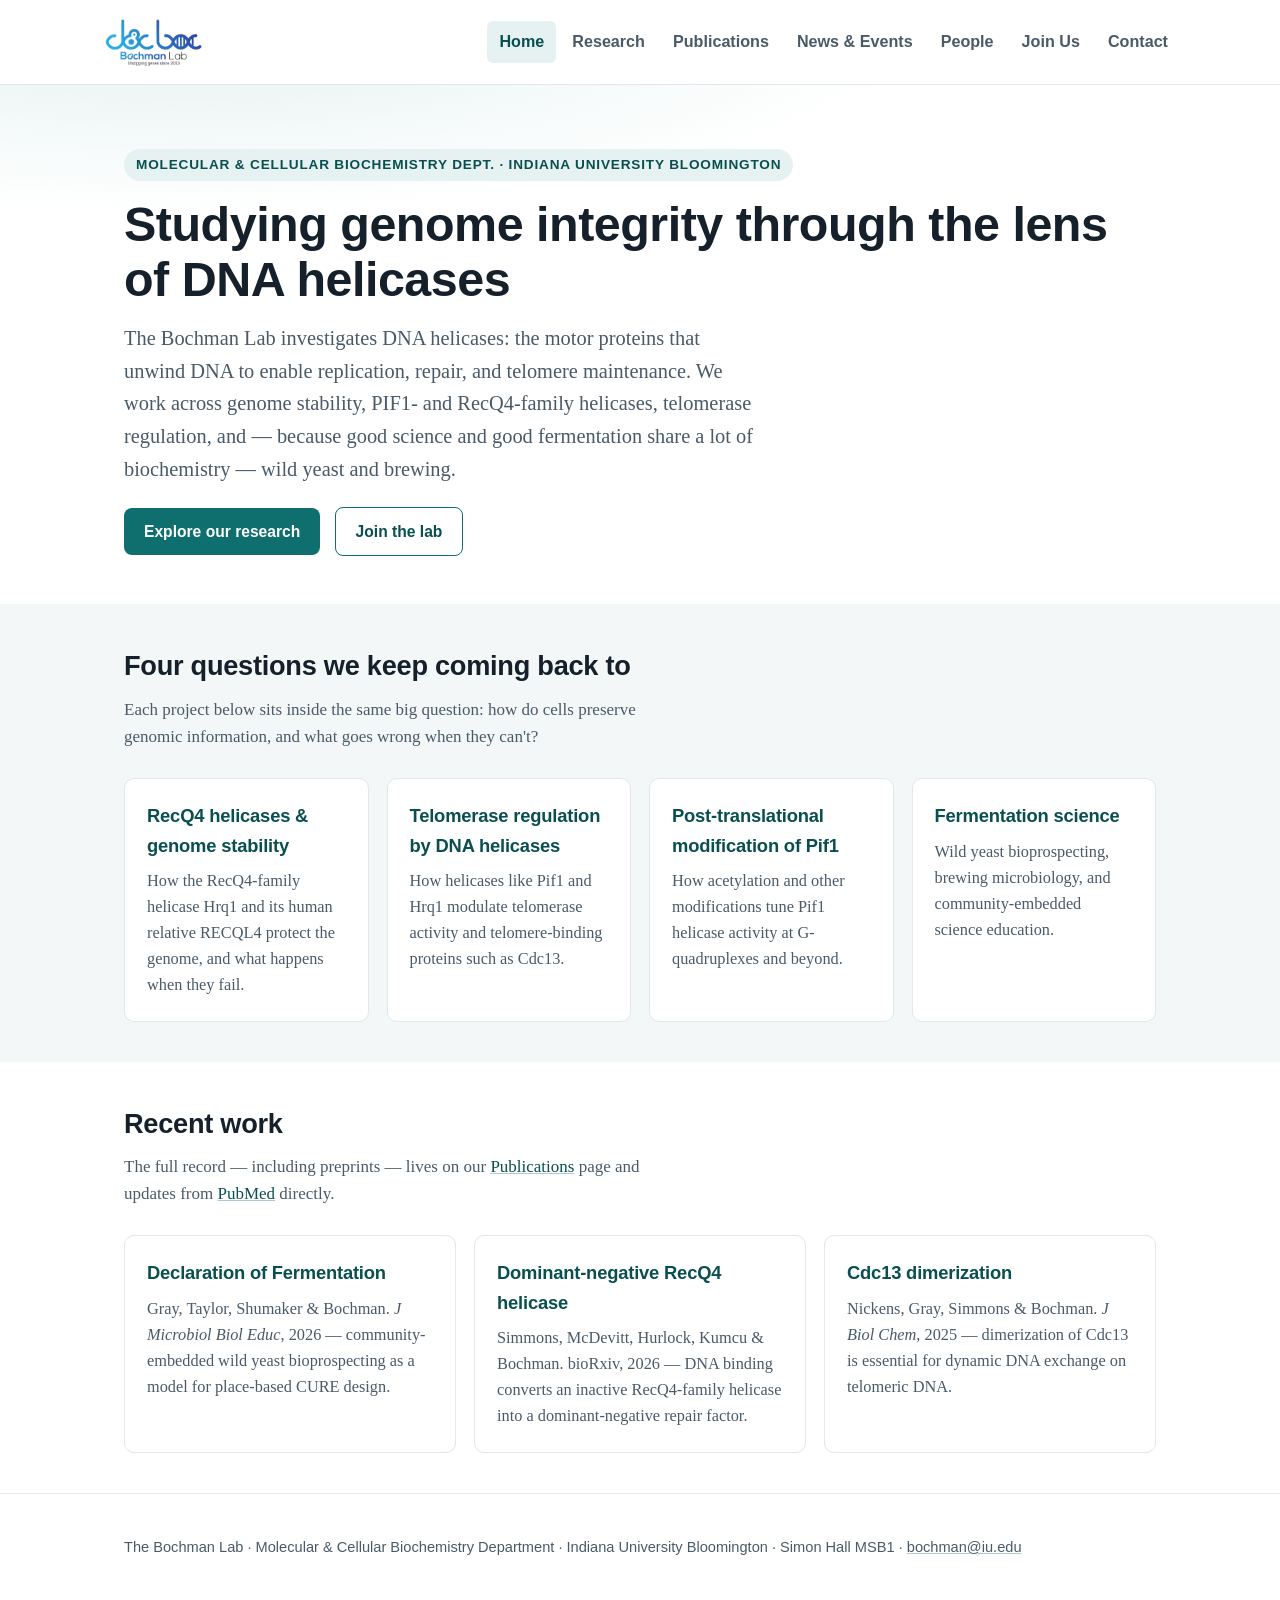
<file: index.html>
<!DOCTYPE html>
<html lang="en">
<head>
<meta charset="UTF-8">
<meta name="viewport" content="width=device-width, initial-scale=1.0">
<title>The Bochman Lab — Indiana University</title>
<meta name="description" content="The Bochman Lab at Indiana University Bloomington studies DNA helicases, genome stability, telomere maintenance, and fermentation microbiology.">
<link rel="stylesheet" href="style.css">
</head>
<body>

<header class="site-header">
  <div class="wrap nav-row">
    <a class="brand" href="index.html"><img src="images/bochman-lab-logo.png" alt="Bochman Lab" class="brand-logo"></a>
    <nav class="primary" aria-label="Primary">
      <ul>
        <li><a href="index.html" aria-current="page">Home</a></li>
        <li><a href="research.html">Research</a></li>
        <li><a href="publications.html">Publications</a></li>
        <li><a href="news-events.html">News &amp; Events</a></li>
        <li><a href="people.html">People</a></li>
        <li><a href="join.html">Join Us</a></li>
        <li><a href="contact.html">Contact</a></li>
      </ul>
    </nav>
  </div>
</header>

<section class="hero">
  <div class="wrap">
    <span class="tag">Molecular &amp; Cellular Biochemistry Dept. · Indiana University Bloomington</span>
    <h1>Studying genome integrity through the lens of DNA helicases</h1>
    <p class="lede">The Bochman Lab investigates DNA helicases: the motor proteins that unwind DNA to enable replication, repair, and telomere maintenance. We work across genome stability, PIF1- and RecQ4-family helicases, telomerase regulation, and — because good science and good fermentation share a lot of biochemistry — wild yeast and brewing.</p>
    <a class="btn" href="research.html">Explore our research</a>
    <a class="btn ghost" href="join.html" style="margin-left:10px;">Join the lab</a>
  </div>
</section>

<section class="tint">
  <div class="wrap">
    <h2>Four questions we keep coming back to</h2>
    <p class="section-sub">Each project below sits inside the same big question: how do cells preserve genomic information, and what goes wrong when they can't?</p>
    <div class="grid">
      <a class="card" href="research-recq4.html">
        <h3>RecQ4 helicases &amp; genome stability</h3>
        <p>How the RecQ4-family helicase Hrq1 and its human relative RECQL4 protect the genome, and what happens when they fail.</p>
      </a>
      <a class="card" href="research-telomerase.html">
        <h3>Telomerase regulation by DNA helicases</h3>
        <p>How helicases like Pif1 and Hrq1 modulate telomerase activity and telomere-binding proteins such as Cdc13.</p>
      </a>
      <a class="card" href="research-pif1.html">
        <h3>Post-translational modification of Pif1</h3>
        <p>How acetylation and other modifications tune Pif1 helicase activity at G-quadruplexes and beyond.</p>
      </a>
      <a class="card" href="research-fermentation.html">
        <h3>Fermentation science</h3>
        <p>Wild yeast bioprospecting, brewing microbiology, and community-embedded science education.</p>
      </a>
    </div>
  </div>
</section>

<section>
  <div class="wrap">
    <h2>Recent work</h2>
    <p class="section-sub">The full record — including preprints — lives on our <a href="publications.html">Publications</a> page and updates from <a href="https://pubmed.ncbi.nlm.nih.gov/?term=bochman+ml&amp;sort=date&amp;size=50" target="_blank" rel="noopener">PubMed</a> directly.</p>
    <div class="grid">
      <div class="card">
        <h3>Declaration of Fermentation</h3>
        <p>Gray, Taylor, Shumaker &amp; Bochman. <em>J Microbiol Biol Educ</em>, 2026 — community-embedded wild yeast bioprospecting as a model for place-based CURE design.</p>
      </div>
      <div class="card">
        <h3>Dominant-negative RecQ4 helicase</h3>
        <p>Simmons, McDevitt, Hurlock, Kumcu &amp; Bochman. bioRxiv, 2026 — DNA binding converts an inactive RecQ4-family helicase into a dominant-negative repair factor.</p>
      </div>
      <div class="card">
        <h3>Cdc13 dimerization</h3>
        <p>Nickens, Gray, Simmons &amp; Bochman. <em>J Biol Chem</em>, 2025 — dimerization of Cdc13 is essential for dynamic DNA exchange on telomeric DNA.</p>
      </div>
    </div>
  </div>
</section>

<footer class="site-footer">
  <div class="wrap">
    <p>The Bochman Lab &middot; Molecular &amp; Cellular Biochemistry Department &middot; Indiana University Bloomington &middot; Simon Hall MSB1 &middot; <a href="mailto:bochman@iu.edu">bochman@iu.edu</a></p>
  </div>
</footer>

<script src="main.js"></script>
</body>
</html>
</file>
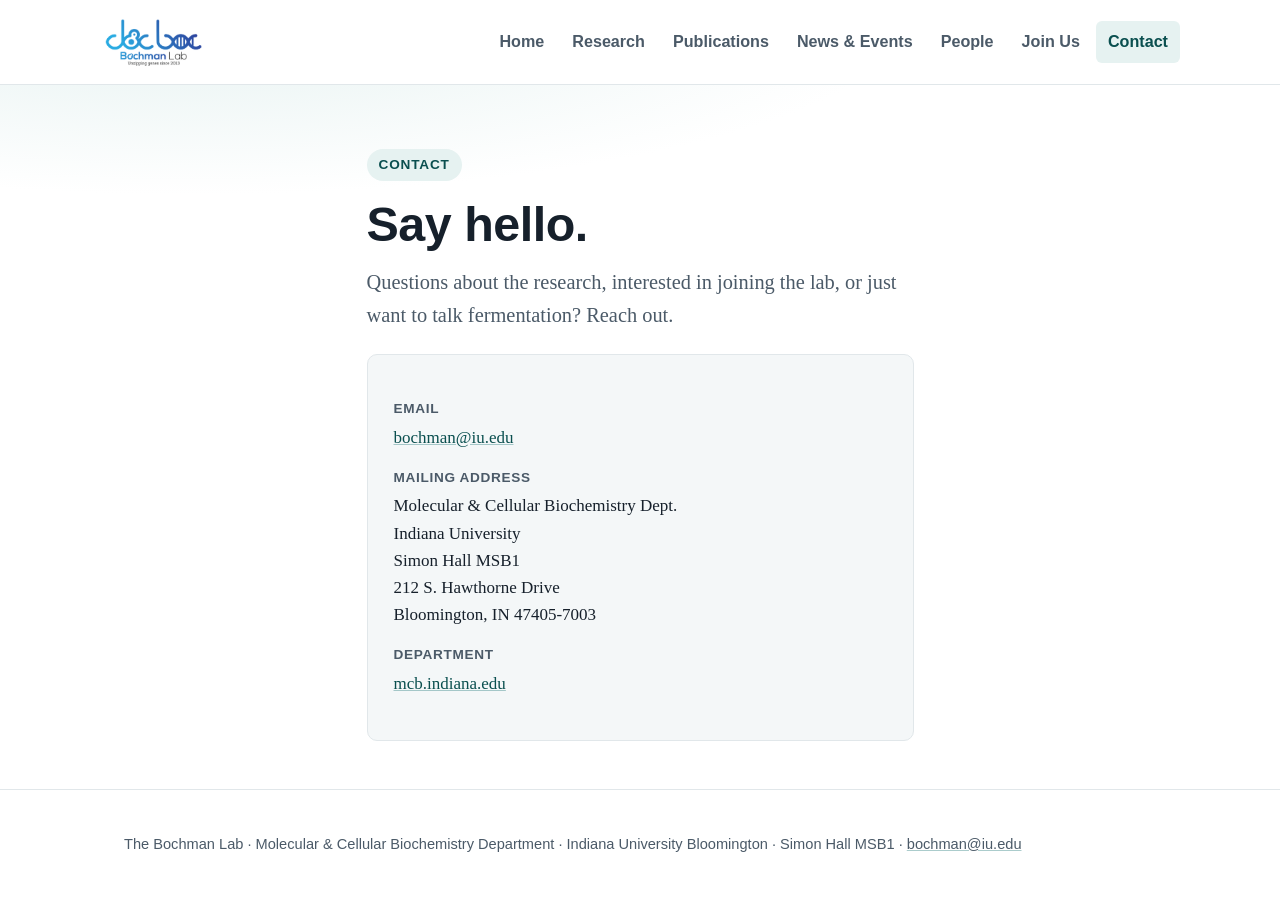
<file: contact.html>
<!DOCTYPE html>
<html lang="en">
<head>
<meta charset="UTF-8">
<meta name="viewport" content="width=device-width, initial-scale=1.0">
<title>Contact — The Bochman Lab</title>
<link rel="stylesheet" href="style.css">
</head>
<body>

<header class="site-header">
  <div class="wrap nav-row">
    <a class="brand" href="index.html"><img src="images/bochman-lab-logo.png" alt="Bochman Lab" class="brand-logo"></a>
    <nav class="primary" aria-label="Primary">
      <ul>
        <li><a href="index.html">Home</a></li>
        <li><a href="research.html">Research</a></li>
        <li><a href="publications.html">Publications</a></li>
        <li><a href="news-events.html">News &amp; Events</a></li>
        <li><a href="people.html">People</a></li>
        <li><a href="join.html">Join Us</a></li>
        <li><a href="contact.html" aria-current="page">Contact</a></li>
      </ul>
    </nav>
  </div>
</header>

<section class="hero">
  <div class="wrap prose">
    <span class="tag">Contact</span>
    <h1>Say hello.</h1>
    <p class="lede">Questions about the research, interested in joining the lab, or just want to talk fermentation? Reach out.</p>

    <div class="contact-block">
      <dl>
        <dt>Email</dt>
        <dd><a href="mailto:bochman@iu.edu">bochman@iu.edu</a></dd>

        <dt>Mailing address</dt>
        <dd>Molecular &amp; Cellular Biochemistry Dept.<br>
        Indiana University<br>
        Simon Hall MSB1<br>
        212 S. Hawthorne Drive<br>
        Bloomington, IN 47405-7003</dd>

        <dt>Department</dt>
        <dd><a href="https://mcb.indiana.edu/" target="_blank" rel="noopener">mcb.indiana.edu</a></dd>
      </dl>
    </div>
  </div>
</section>

<footer class="site-footer">
  <div class="wrap">
    <p>The Bochman Lab &middot; Molecular &amp; Cellular Biochemistry Department &middot; Indiana University Bloomington &middot; Simon Hall MSB1 &middot; <a href="mailto:bochman@iu.edu">bochman@iu.edu</a></p>
  </div>
</footer>

<script src="main.js"></script>
</body>
</html>
</file>
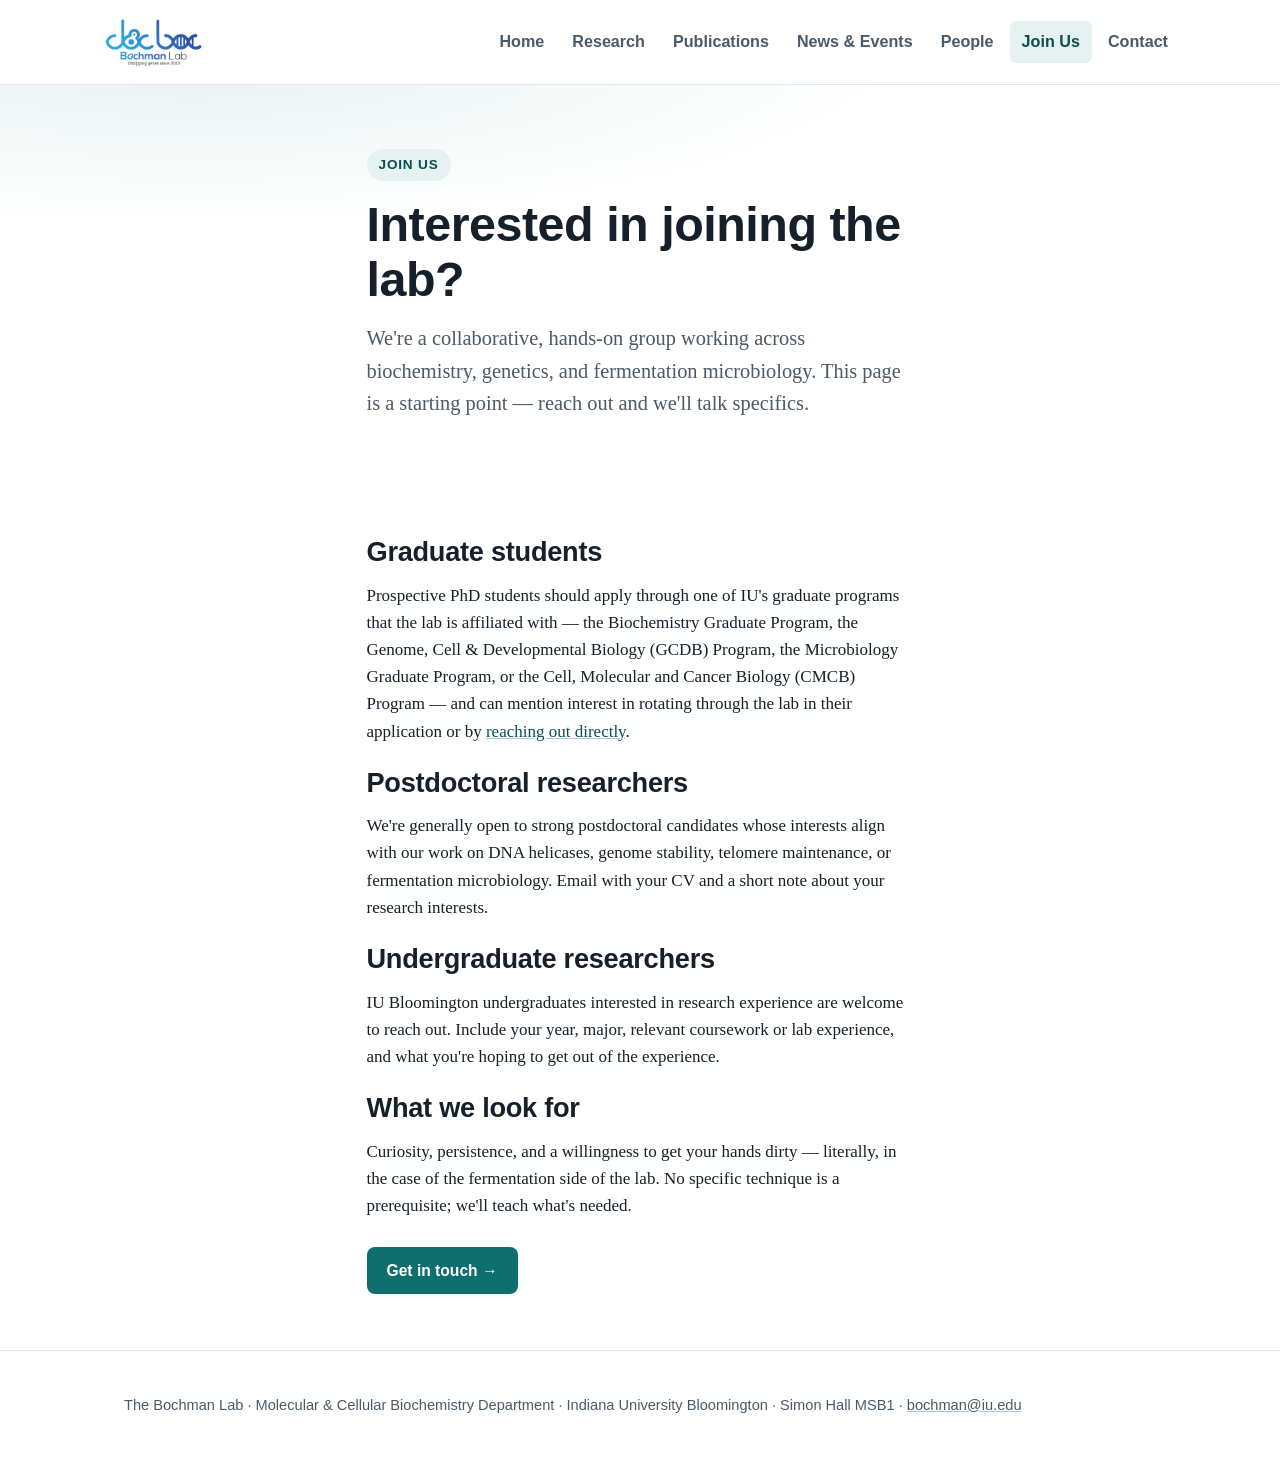
<file: join.html>
<!DOCTYPE html>
<html lang="en">
<head>
<meta charset="UTF-8">
<meta name="viewport" content="width=device-width, initial-scale=1.0">
<title>Join Us — The Bochman Lab</title>
<link rel="stylesheet" href="style.css">
</head>
<body>

<header class="site-header">
  <div class="wrap nav-row">
    <a class="brand" href="index.html"><img src="images/bochman-lab-logo.png" alt="Bochman Lab" class="brand-logo"></a>
    <nav class="primary" aria-label="Primary">
      <ul>
        <li><a href="index.html">Home</a></li>
        <li><a href="research.html">Research</a></li>
        <li><a href="publications.html">Publications</a></li>
        <li><a href="news-events.html">News &amp; Events</a></li>
        <li><a href="people.html">People</a></li>
        <li><a href="join.html" aria-current="page">Join Us</a></li>
        <li><a href="contact.html">Contact</a></li>
      </ul>
    </nav>
  </div>
</header>

<section class="hero">
  <div class="wrap prose">
    <span class="tag">Join us</span>
    <h1>Interested in joining the lab?</h1>
    <p class="lede">We're a collaborative, hands-on group working across biochemistry, genetics, and fermentation microbiology. This page is a starting point — reach out and we'll talk specifics.</p>
  </div>
</section>

<section>
  <div class="wrap prose">
    <h2>Graduate students</h2>
    <p>Prospective PhD students should apply through one of IU's graduate programs that the lab is affiliated with — the Biochemistry Graduate Program, the Genome, Cell &amp; Developmental Biology (GCDB) Program, the Microbiology Graduate Program, or the Cell, Molecular and Cancer Biology (CMCB) Program — and can mention interest in rotating through the lab in their application or by <a href="contact.html">reaching out directly</a>.</p>

    <h2>Postdoctoral researchers</h2>
    <p>We're generally open to strong postdoctoral candidates whose interests align with our work on DNA helicases, genome stability, telomere maintenance, or fermentation microbiology. Email with your CV and a short note about your research interests.</p>

    <h2>Undergraduate researchers</h2>
    <p>IU Bloomington undergraduates interested in research experience are welcome to reach out. Include your year, major, relevant coursework or lab experience, and what you're hoping to get out of the experience.</p>

    <h2>What we look for</h2>
    <p>Curiosity, persistence, and a willingness to get your hands dirty — literally, in the case of the fermentation side of the lab. No specific technique is a prerequisite; we'll teach what's needed.</p>

    <p style="margin-top:28px;"><a class="btn" href="contact.html">Get in touch →</a></p>
  </div>
</section>

<footer class="site-footer">
  <div class="wrap">
    <p>The Bochman Lab &middot; Molecular &amp; Cellular Biochemistry Department &middot; Indiana University Bloomington &middot; Simon Hall MSB1 &middot; <a href="mailto:bochman@iu.edu">bochman@iu.edu</a></p>
  </div>
</footer>

<script src="main.js"></script>
</body>
</html>
</file>
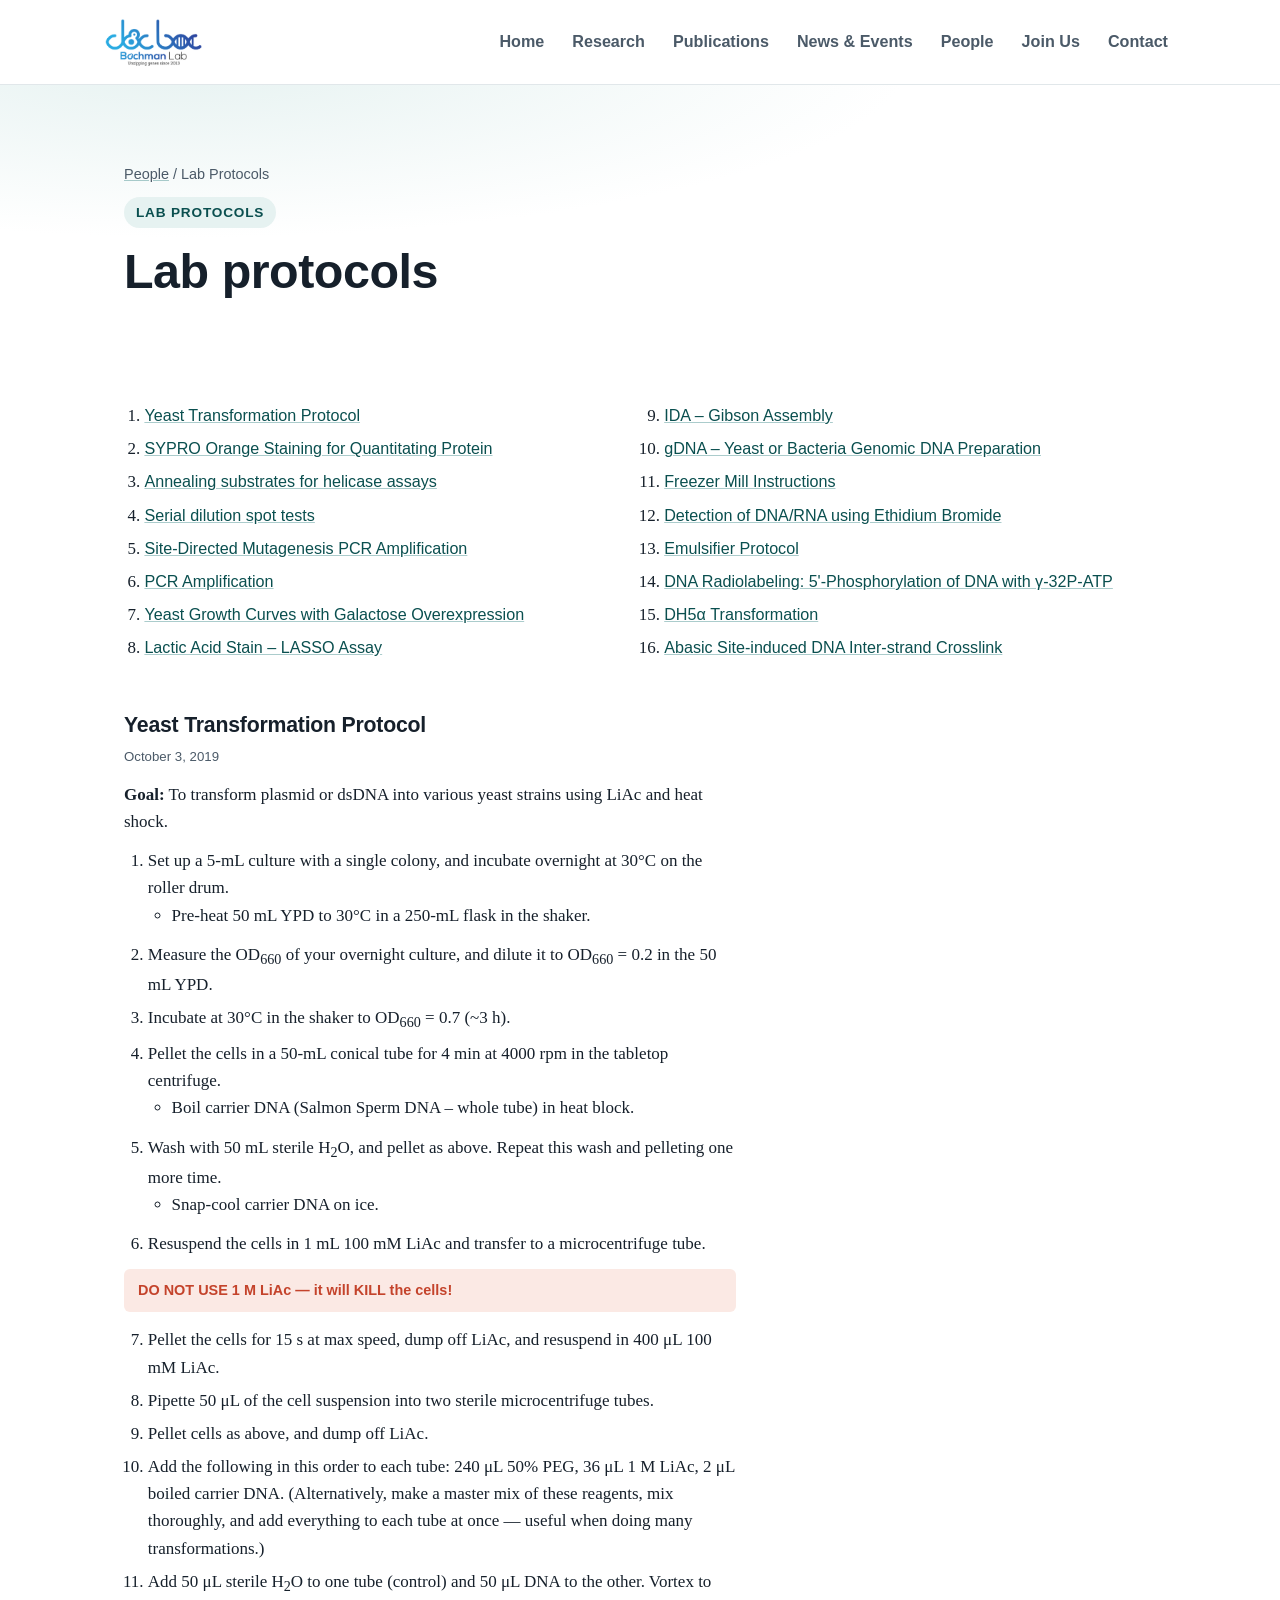
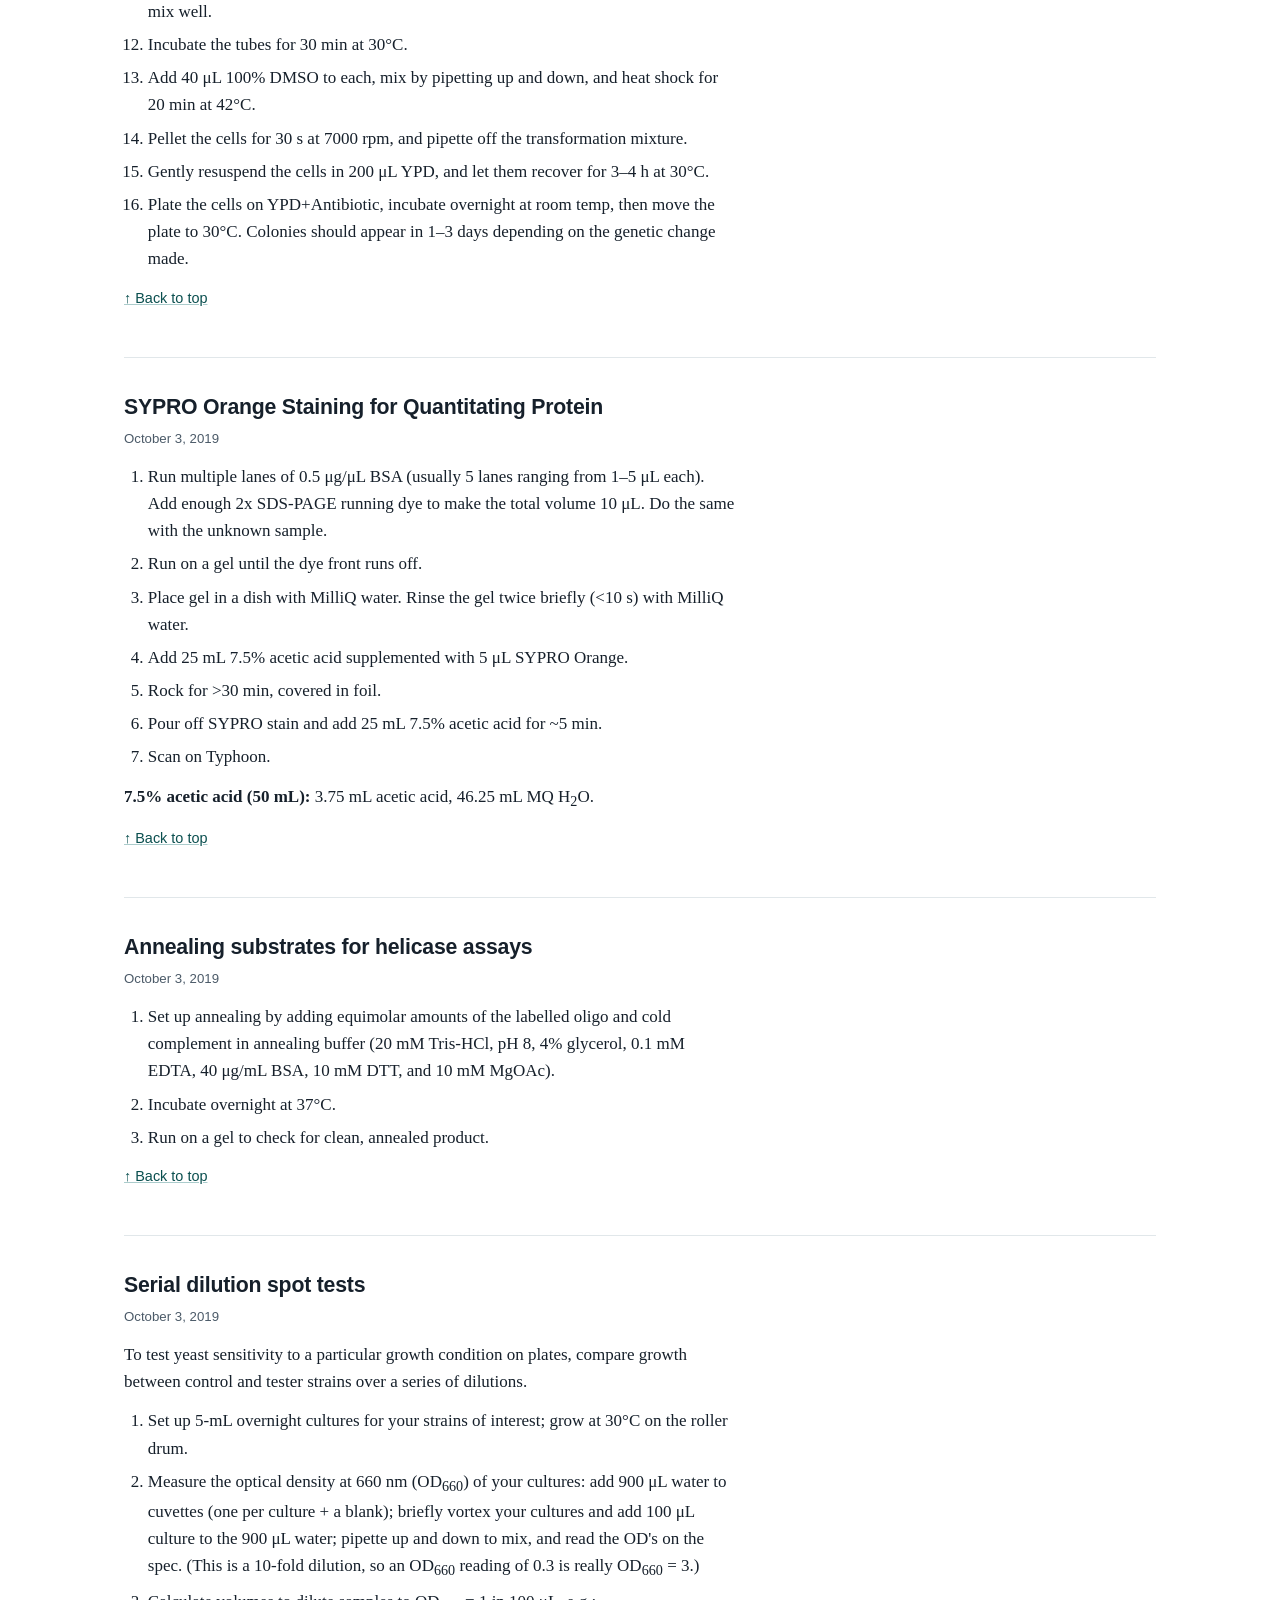
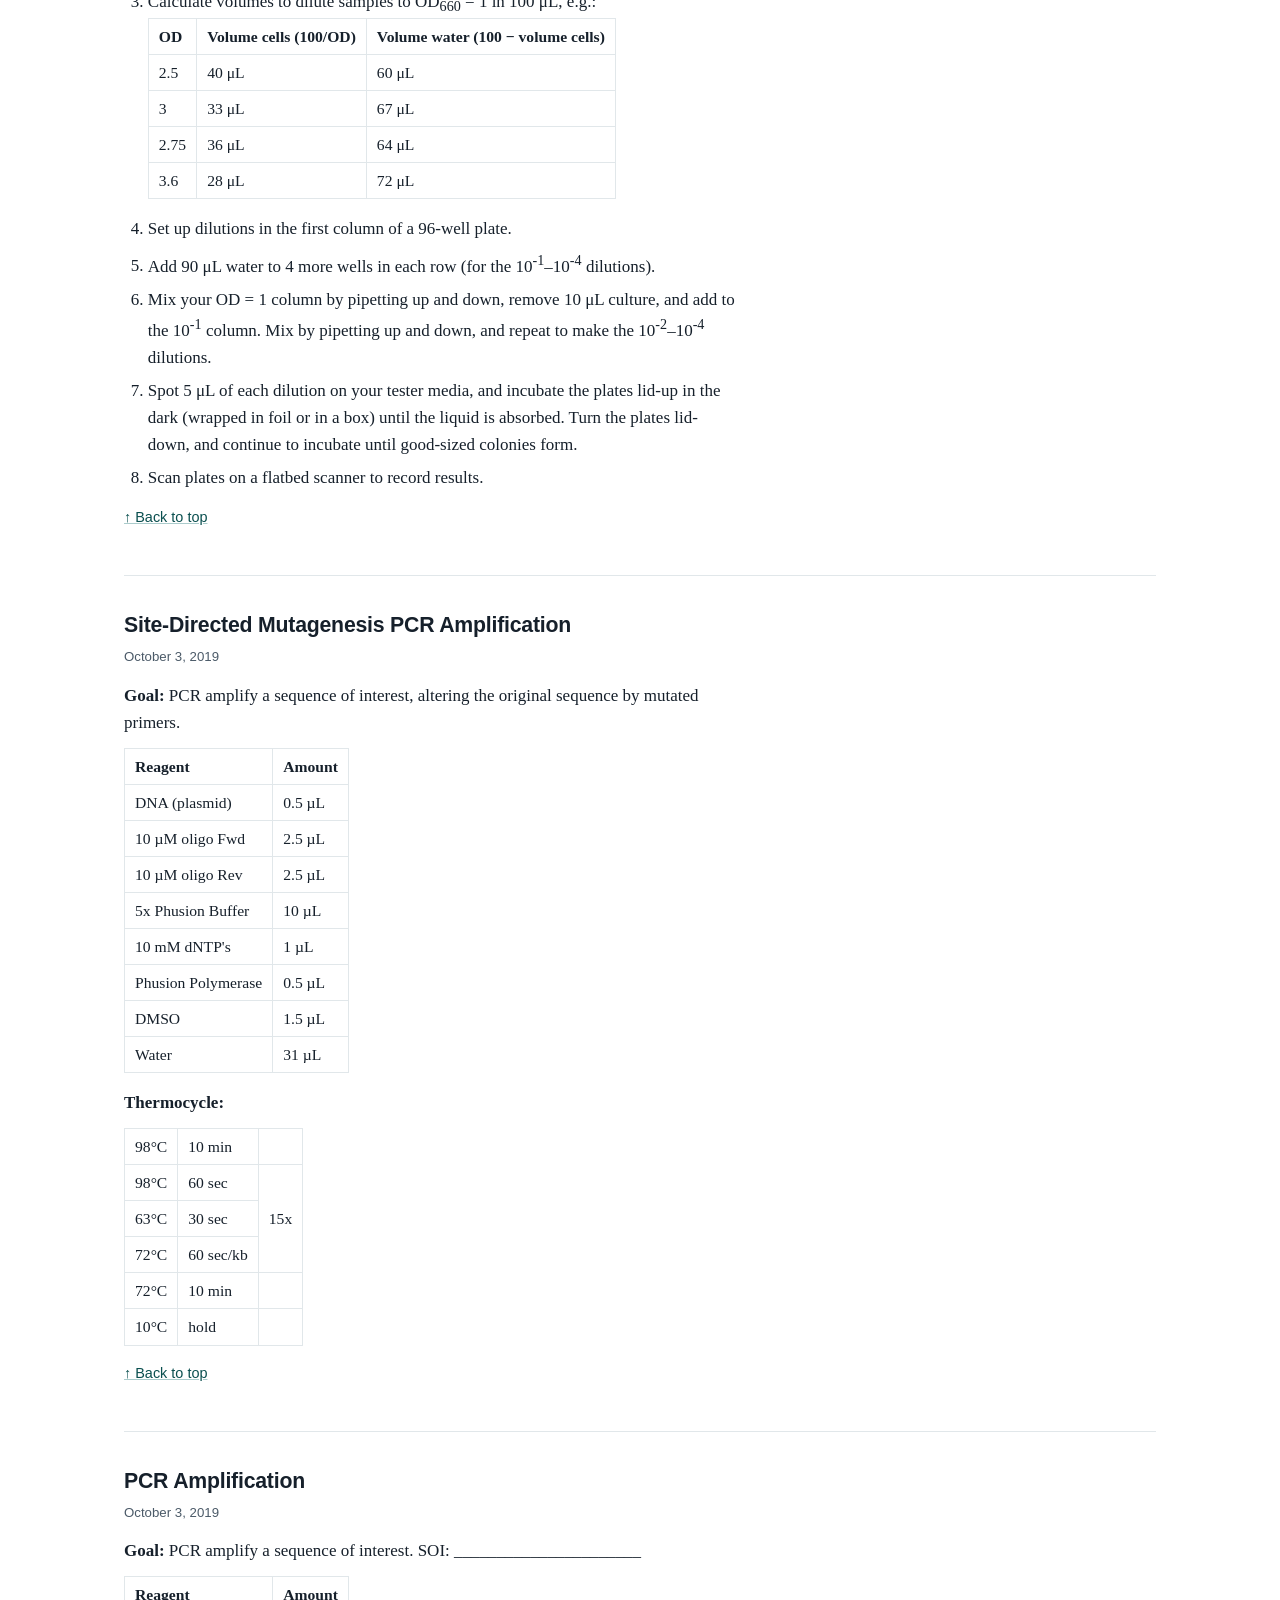
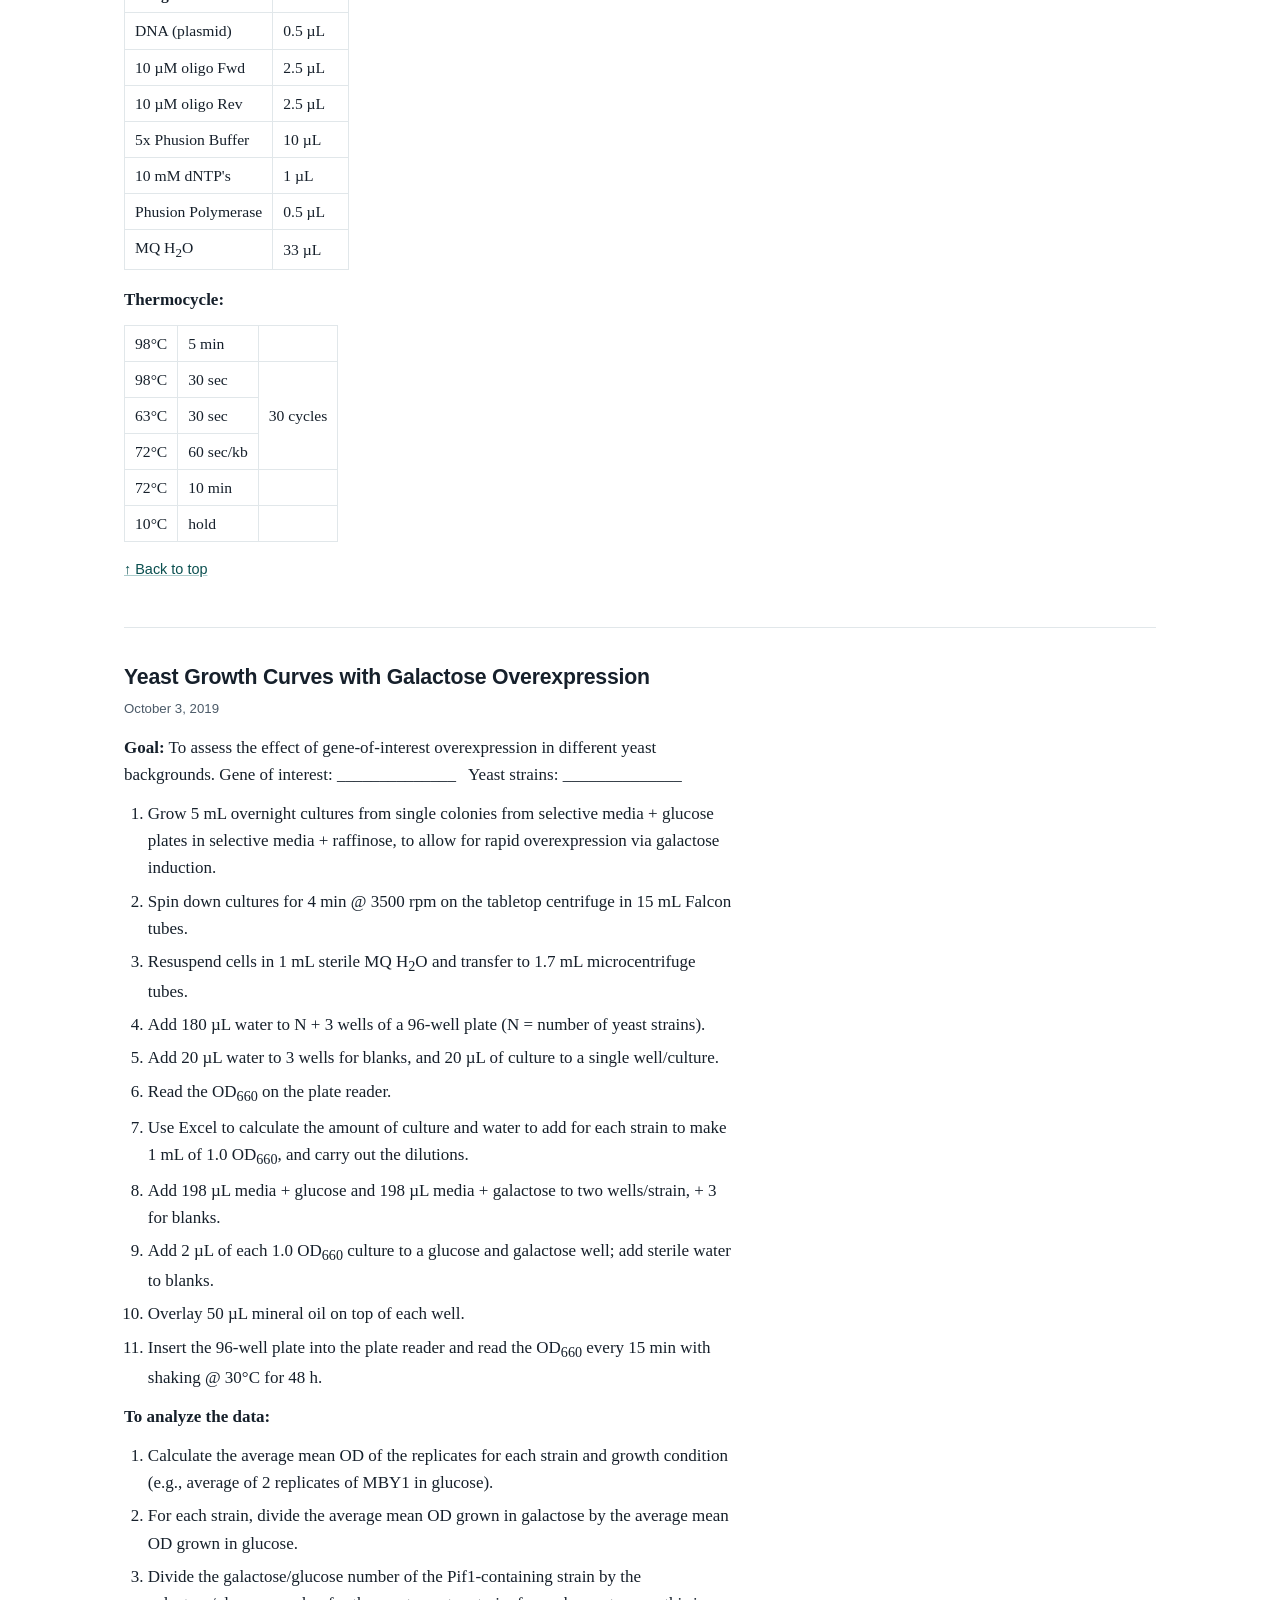
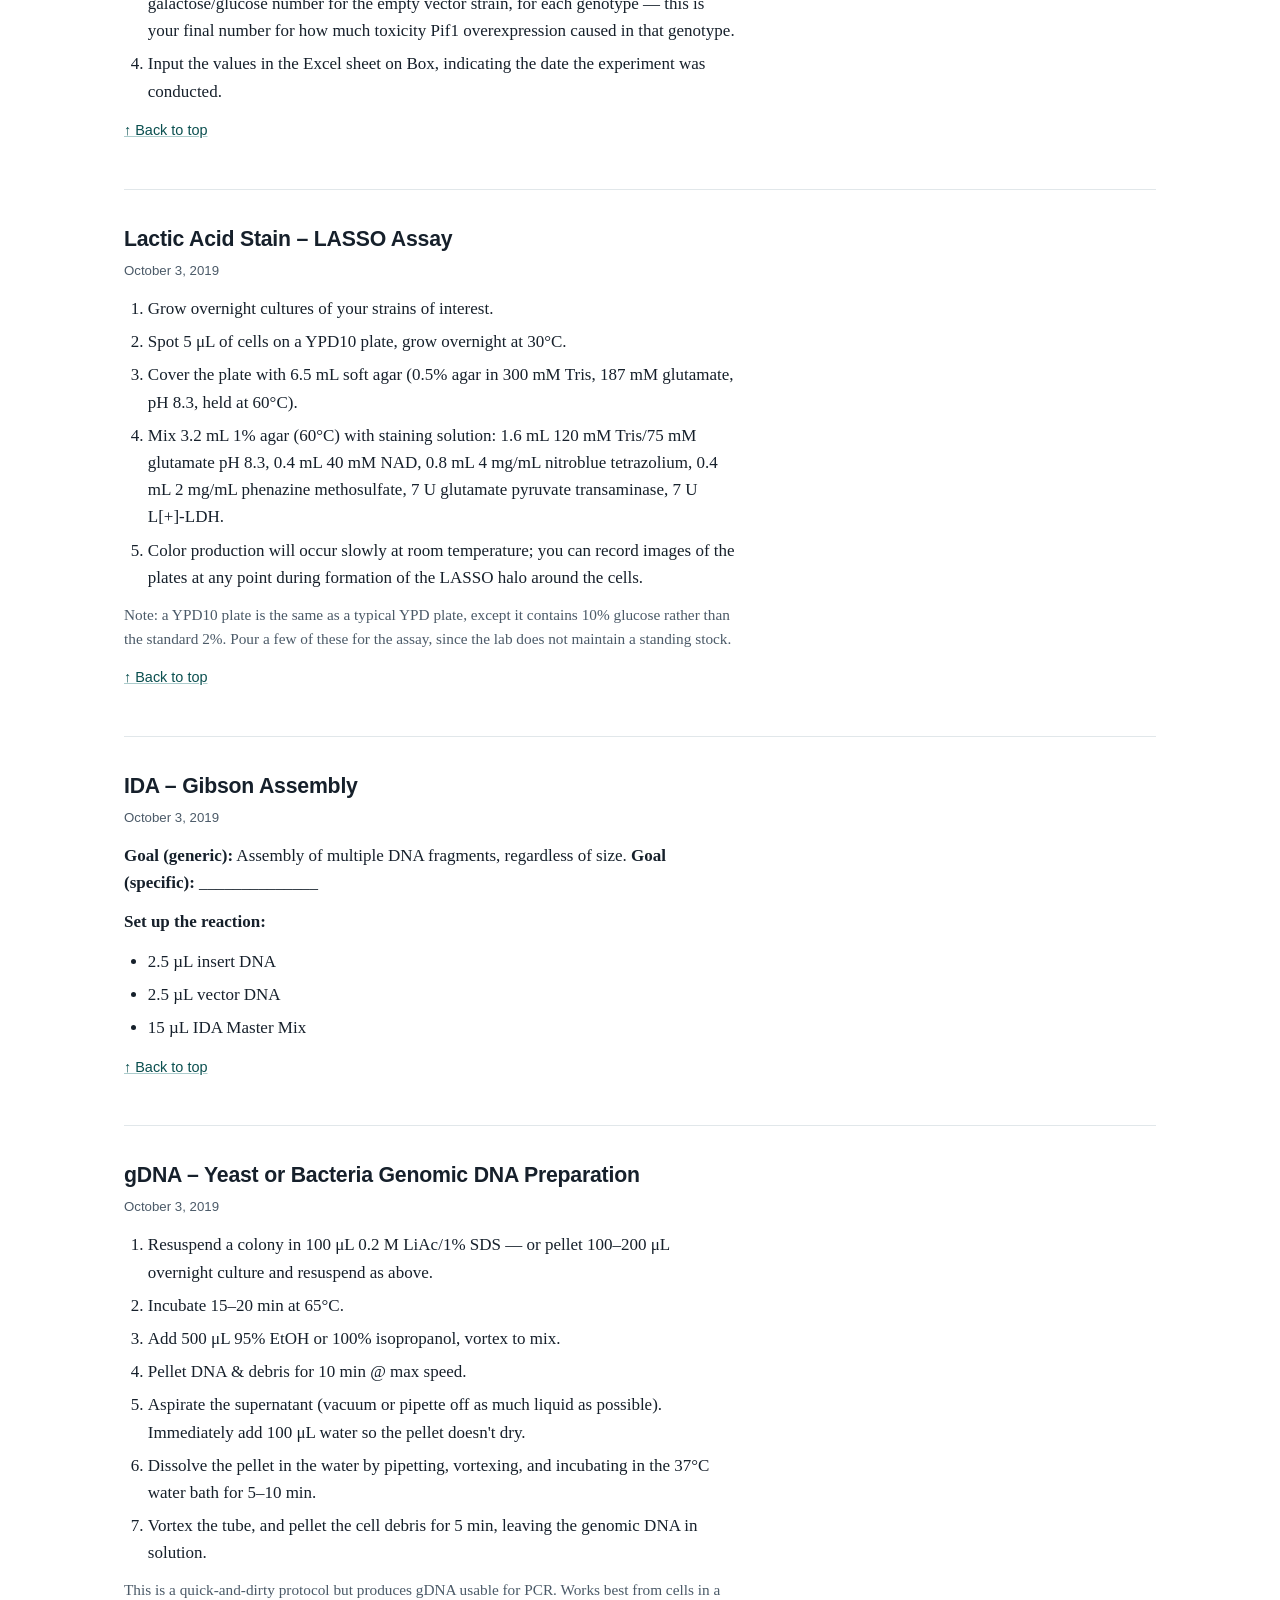
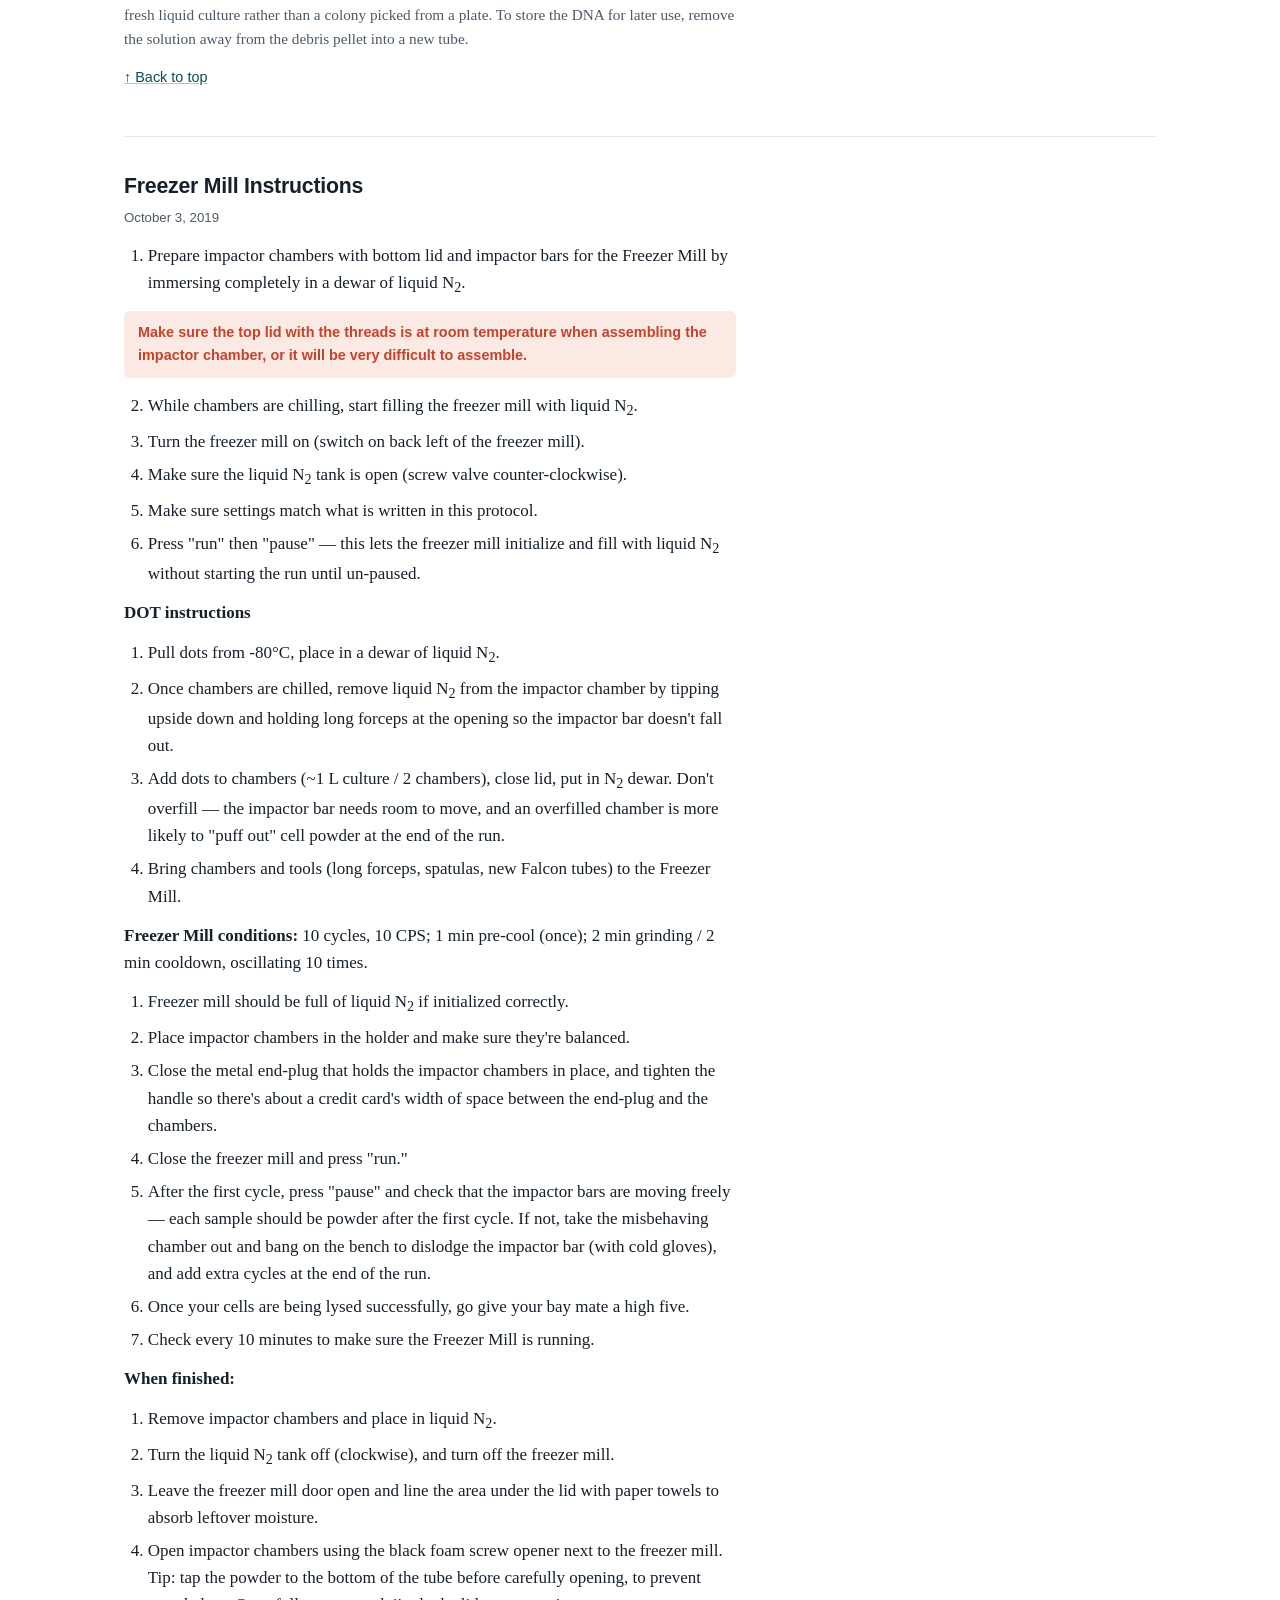
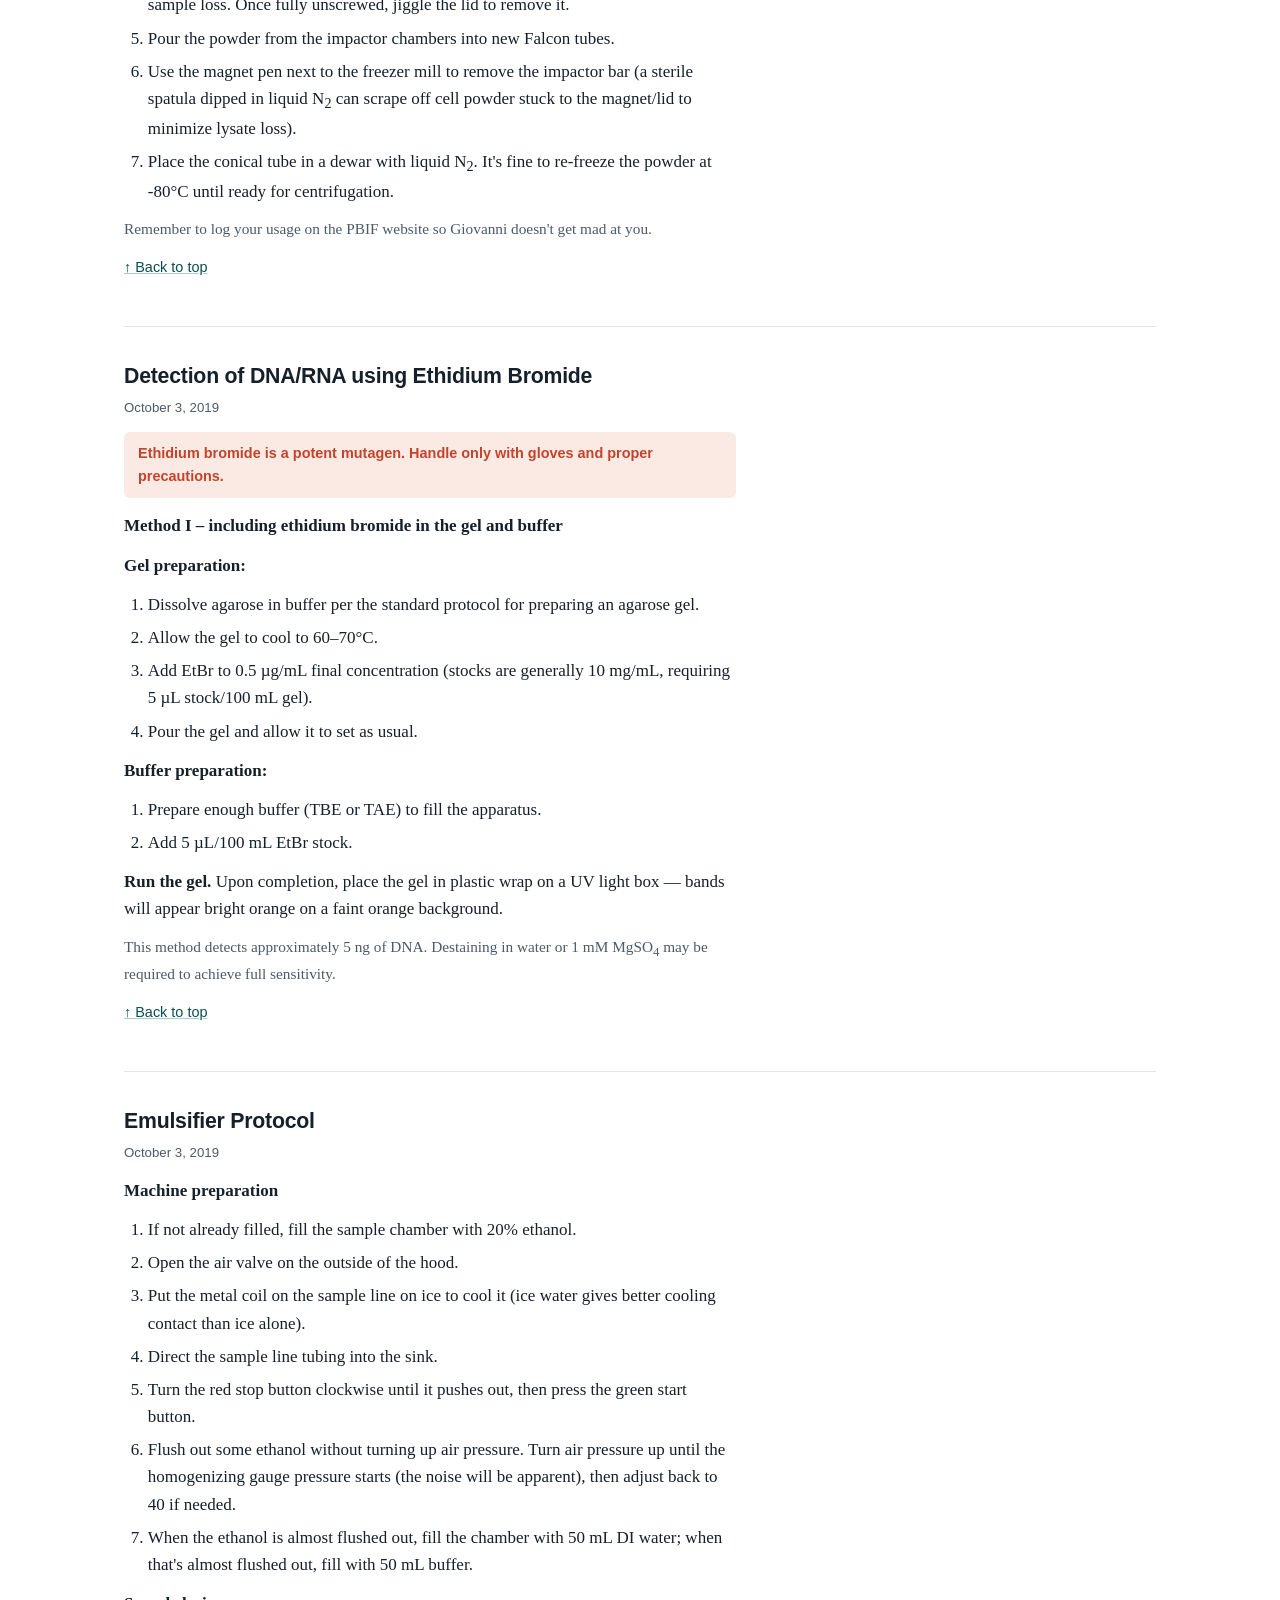
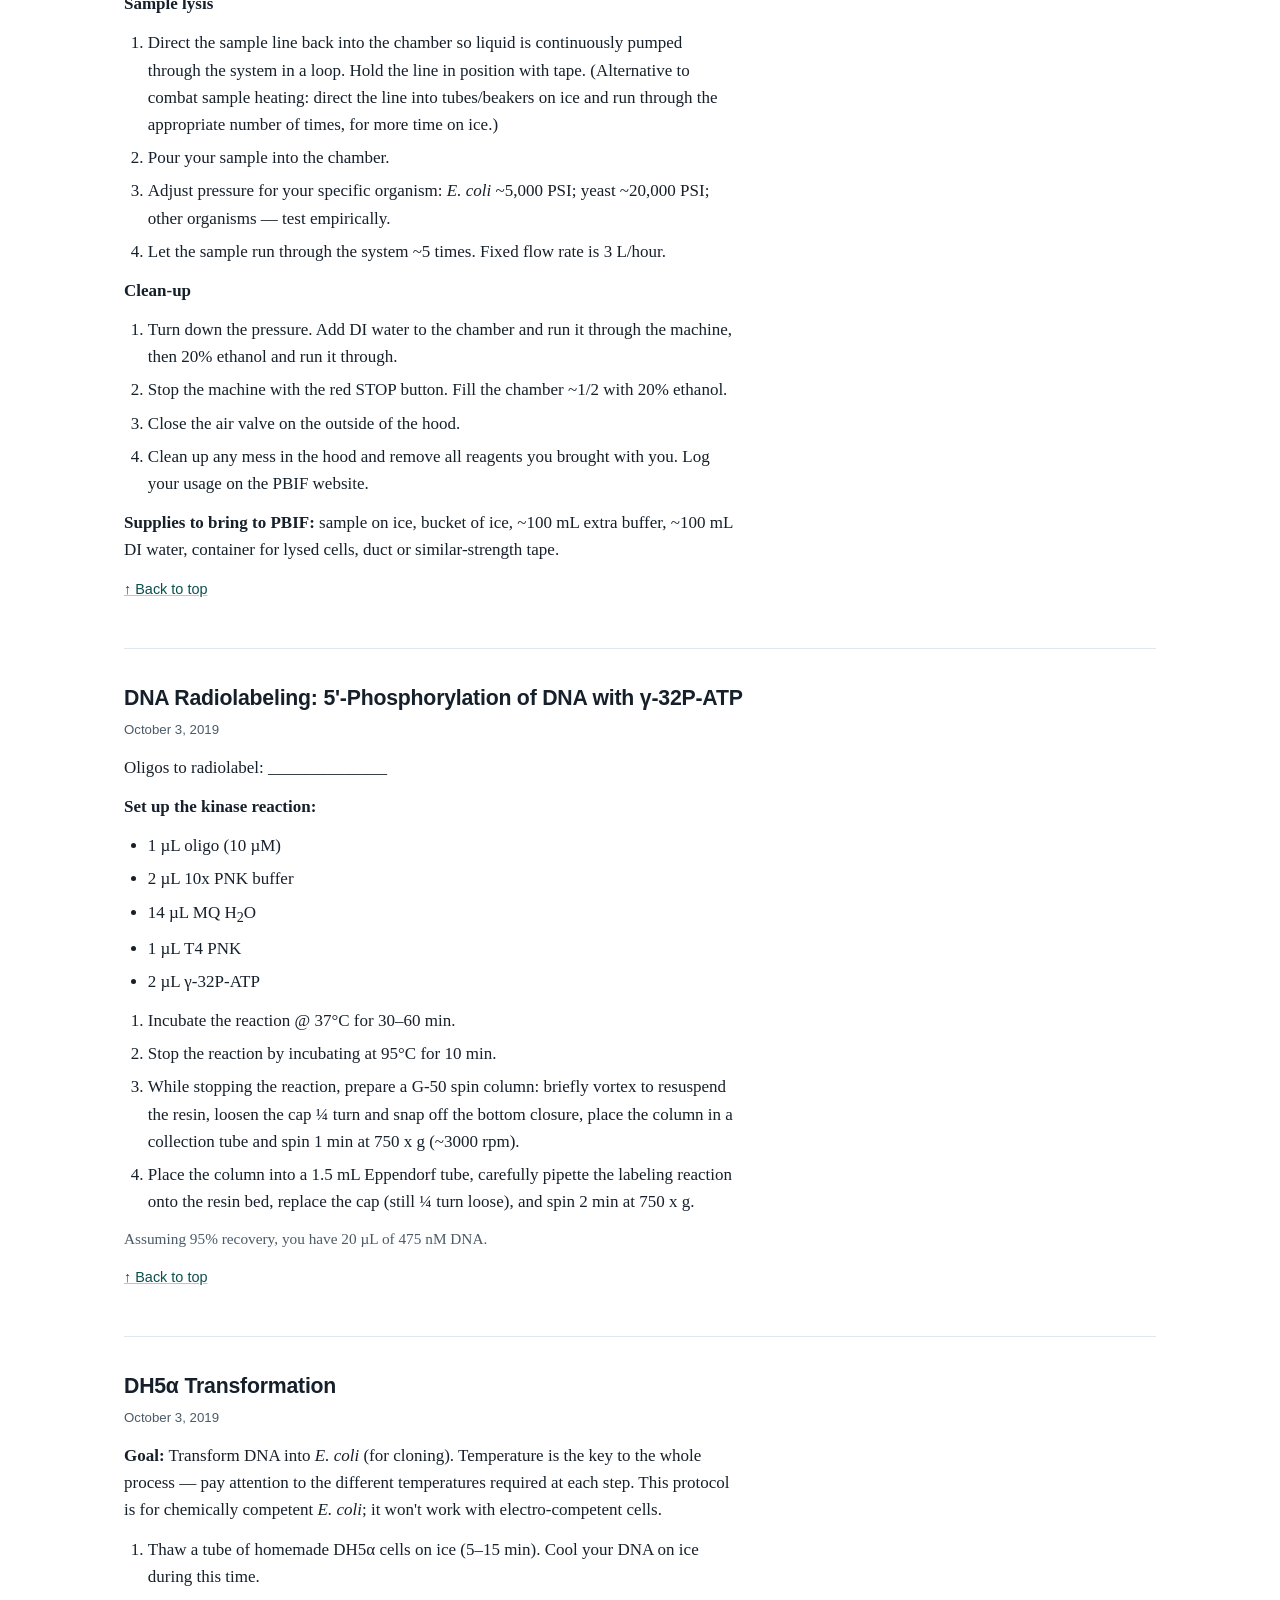
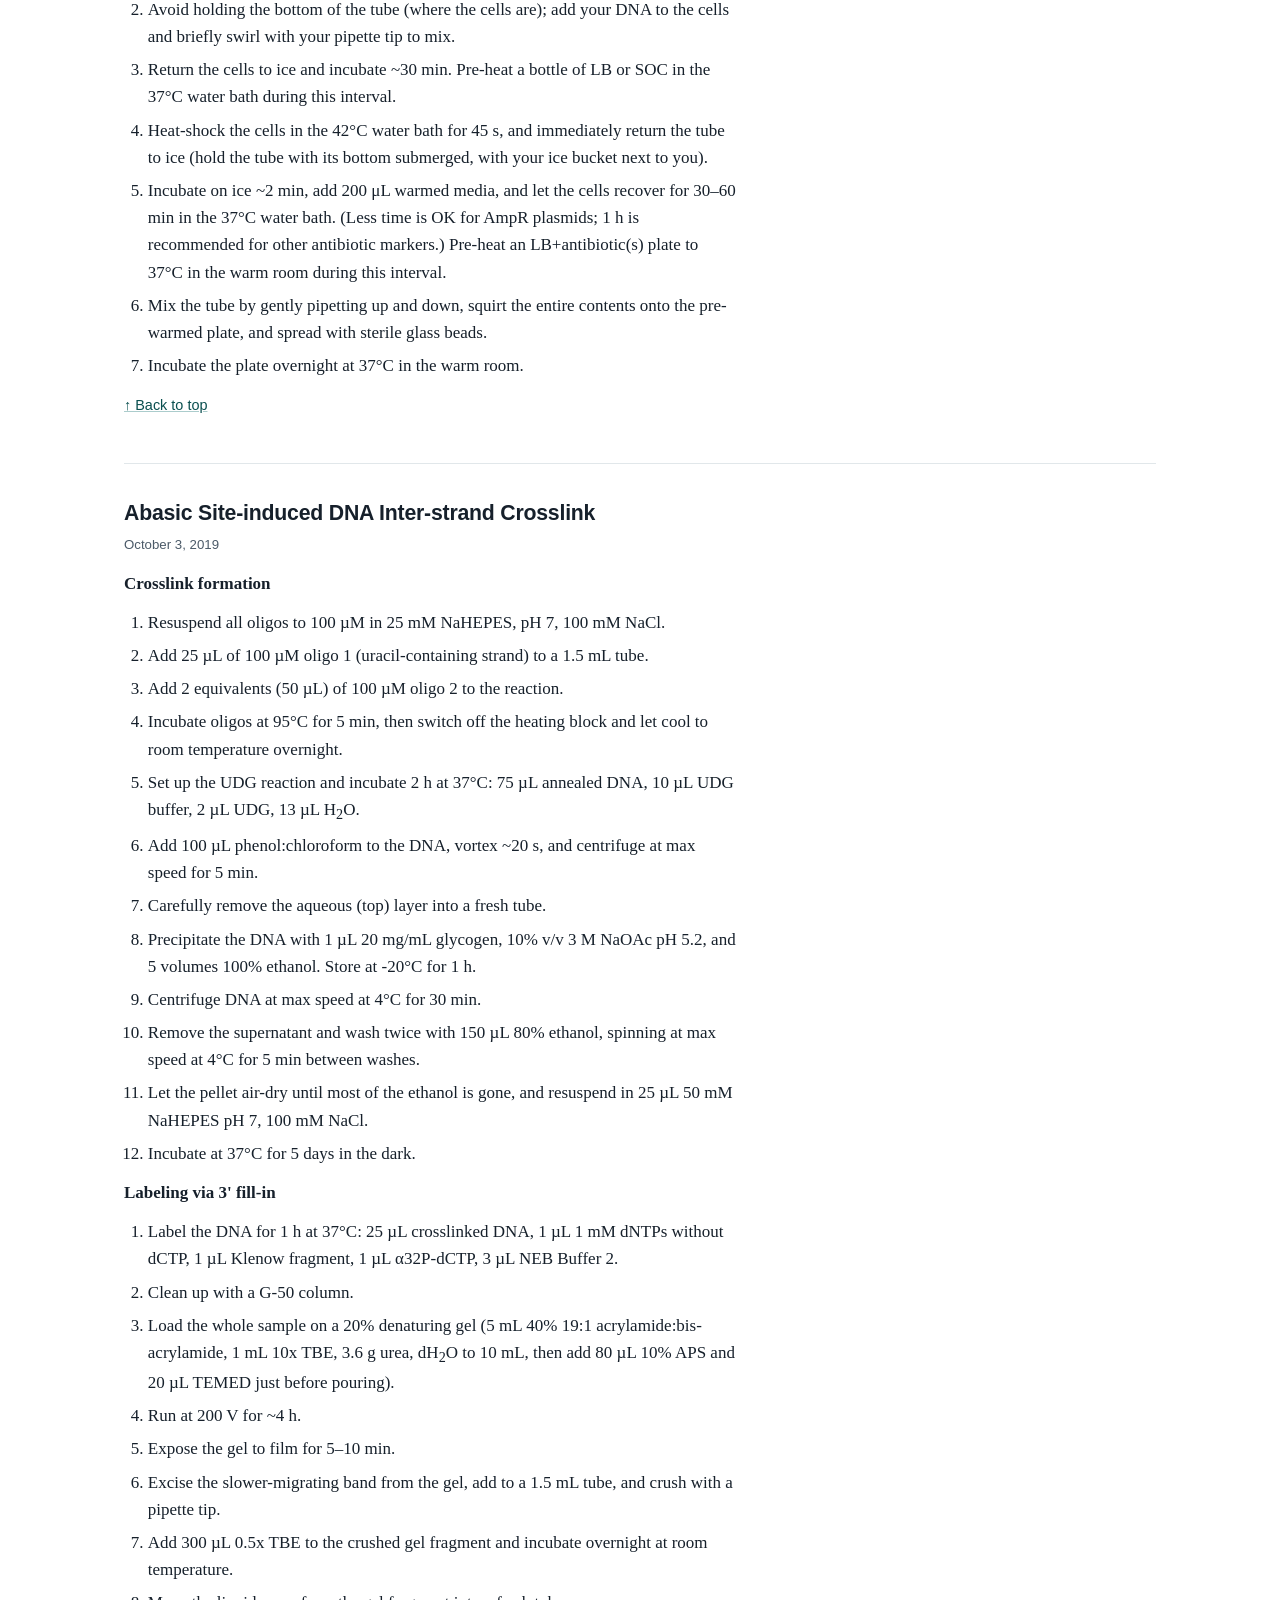
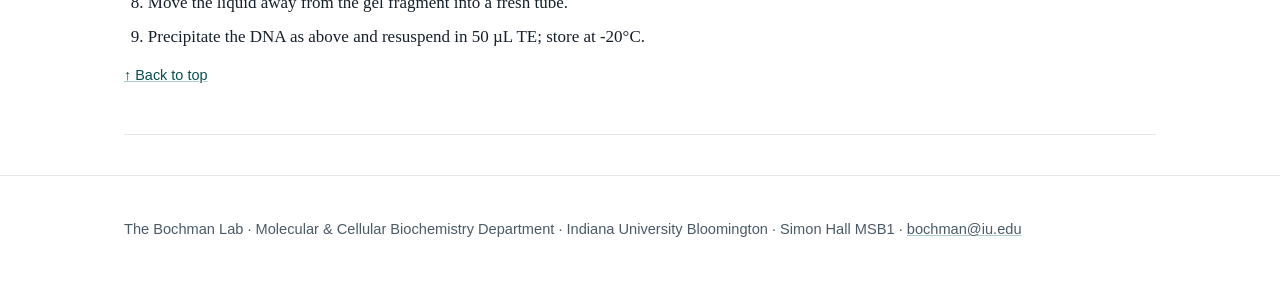
<file: lab-protocols.html>
<!DOCTYPE html>
<html lang="en">
<head>
<meta charset="UTF-8">
<meta name="viewport" content="width=device-width, initial-scale=1.0">
<title>Lab Protocols — The Bochman Lab</title>
<link rel="stylesheet" href="style.css">
</head>
<body>

<header class="site-header">
  <div class="wrap nav-row">
    <a class="brand" href="index.html"><img src="images/bochman-lab-logo.png" alt="Bochman Lab" class="brand-logo"></a>
    <nav class="primary" aria-label="Primary">
      <ul>
        <li><a href="index.html">Home</a></li>
        <li><a href="research.html">Research</a></li>
        <li><a href="publications.html">Publications</a></li>
        <li><a href="news-events.html">News &amp; Events</a></li>
        <li><a href="people.html">People</a></li>
        <li><a href="join.html">Join Us</a></li>
        <li><a href="contact.html">Contact</a></li>
      </ul>
    </nav>
  </div>
</header>

<section class="hero">
  <div class="wrap">
    <p class="breadcrumb"><a href="people.html">People</a> / Lab Protocols</p>
    <span class="tag">Lab protocols</span>
    <h1>Lab protocols</h1>
  </div>
</section>

<section>
  <div class="wrap">
    <ol class="protocol-toc">
      <li><a href="#yeast-transformation">Yeast Transformation Protocol</a></li>
      <li><a href="#sypro-orange">SYPRO Orange Staining for Quantitating Protein</a></li>
      <li><a href="#annealing-substrates">Annealing substrates for helicase assays</a></li>
      <li><a href="#serial-dilution">Serial dilution spot tests</a></li>
      <li><a href="#sdm-pcr">Site-Directed Mutagenesis PCR Amplification</a></li>
      <li><a href="#pcr">PCR Amplification</a></li>
      <li><a href="#galactose-growth-curves">Yeast Growth Curves with Galactose Overexpression</a></li>
      <li><a href="#lasso-assay">Lactic Acid Stain – LASSO Assay</a></li>
      <li><a href="#gibson-assembly">IDA – Gibson Assembly</a></li>
      <li><a href="#gdna-prep">gDNA – Yeast or Bacteria Genomic DNA Preparation</a></li>
      <li><a href="#freezer-mill">Freezer Mill Instructions</a></li>
      <li><a href="#etbr-detection">Detection of DNA/RNA using Ethidium Bromide</a></li>
      <li><a href="#emulsifier">Emulsifier Protocol</a></li>
      <li><a href="#radiolabeling">DNA Radiolabeling: 5'-Phosphorylation of DNA with γ-32P-ATP</a></li>
      <li><a href="#dh5a">DH5α Transformation</a></li>
      <li><a href="#abasic-crosslink">Abasic Site-induced DNA Inter-strand Crosslink</a></li>
    </ol>

    <article class="protocol" id="yeast-transformation">
      <h3>Yeast Transformation Protocol</h3>
      <div class="protocol-date">October 3, 2019</div>
      <div class="protocol-body">
        <p><b>Goal:</b> To transform plasmid or dsDNA into various yeast strains using LiAc and heat shock.</p>
        <ol>
          <li>Set up a 5-mL culture with a single colony, and incubate overnight at 30°C on the roller drum.
            <ul><li>Pre-heat 50 mL YPD to 30°C in a 250-mL flask in the shaker.</li></ul>
          </li>
          <li>Measure the OD<sub>660</sub> of your overnight culture, and dilute it to OD<sub>660</sub> = 0.2 in the 50 mL YPD.</li>
          <li>Incubate at 30°C in the shaker to OD<sub>660</sub> = 0.7 (~3 h).</li>
          <li>Pellet the cells in a 50-mL conical tube for 4 min at 4000 rpm in the tabletop centrifuge.
            <ul><li>Boil carrier DNA (Salmon Sperm DNA – whole tube) in heat block.</li></ul>
          </li>
          <li>Wash with 50 mL sterile H<sub>2</sub>O, and pellet as above. Repeat this wash and pelleting one more time.
            <ul><li>Snap-cool carrier DNA on ice.</li></ul>
          </li>
          <li>Resuspend the cells in 1 mL 100 mM LiAc and transfer to a microcentrifuge tube.</li>
        </ol>
        <p class="caution">DO NOT USE 1 M LiAc — it will KILL the cells!</p>
        <ol start="7">
          <li>Pellet the cells for 15 s at max speed, dump off LiAc, and resuspend in 400 μL 100 mM LiAc.</li>
          <li>Pipette 50 μL of the cell suspension into two sterile microcentrifuge tubes.</li>
          <li>Pellet cells as above, and dump off LiAc.</li>
          <li>Add the following in this order to each tube: 240 μL 50% PEG, 36 μL 1 M LiAc, 2 μL boiled carrier DNA. (Alternatively, make a master mix of these reagents, mix thoroughly, and add everything to each tube at once — useful when doing many transformations.)</li>
          <li>Add 50 μL sterile H<sub>2</sub>O to one tube (control) and 50 μL DNA to the other. Vortex to mix well.</li>
          <li>Incubate the tubes for 30 min at 30°C.</li>
          <li>Add 40 μL 100% DMSO to each, mix by pipetting up and down, and heat shock for 20 min at 42°C.</li>
          <li>Pellet the cells for 30 s at 7000 rpm, and pipette off the transformation mixture.</li>
          <li>Gently resuspend the cells in 200 μL YPD, and let them recover for 3–4 h at 30°C.</li>
          <li>Plate the cells on YPD+Antibiotic, incubate overnight at room temp, then move the plate to 30°C. Colonies should appear in 1–3 days depending on the genetic change made.</li>
        </ol>
      </div>
      <p class="back-to-top"><a href="#top">↑ Back to top</a></p>
    </article>

    <article class="protocol" id="sypro-orange">
      <h3>SYPRO Orange Staining for Quantitating Protein</h3>
      <div class="protocol-date">October 3, 2019</div>
      <div class="protocol-body">
        <ol>
          <li>Run multiple lanes of 0.5 μg/μL BSA (usually 5 lanes ranging from 1–5 μL each). Add enough 2x SDS-PAGE running dye to make the total volume 10 μL. Do the same with the unknown sample.</li>
          <li>Run on a gel until the dye front runs off.</li>
          <li>Place gel in a dish with MilliQ water. Rinse the gel twice briefly (&lt;10 s) with MilliQ water.</li>
          <li>Add 25 mL 7.5% acetic acid supplemented with 5 μL SYPRO Orange.</li>
          <li>Rock for &gt;30 min, covered in foil.</li>
          <li>Pour off SYPRO stain and add 25 mL 7.5% acetic acid for ~5 min.</li>
          <li>Scan on Typhoon.</li>
        </ol>
        <p><b>7.5% acetic acid (50 mL):</b> 3.75 mL acetic acid, 46.25 mL MQ H<sub>2</sub>O.</p>
      </div>
      <p class="back-to-top"><a href="#top">↑ Back to top</a></p>
    </article>

    <article class="protocol" id="annealing-substrates">
      <h3>Annealing substrates for helicase assays</h3>
      <div class="protocol-date">October 3, 2019</div>
      <div class="protocol-body">
        <ol>
          <li>Set up annealing by adding equimolar amounts of the labelled oligo and cold complement in annealing buffer (20 mM Tris-HCl, pH 8, 4% glycerol, 0.1 mM EDTA, 40 μg/mL BSA, 10 mM DTT, and 10 mM MgOAc).</li>
          <li>Incubate overnight at 37°C.</li>
          <li>Run on a gel to check for clean, annealed product.</li>
        </ol>
      </div>
      <p class="back-to-top"><a href="#top">↑ Back to top</a></p>
    </article>

    <article class="protocol" id="serial-dilution">
      <h3>Serial dilution spot tests</h3>
      <div class="protocol-date">October 3, 2019</div>
      <div class="protocol-body">
        <p>To test yeast sensitivity to a particular growth condition on plates, compare growth between control and tester strains over a series of dilutions.</p>
        <ol>
          <li>Set up 5-mL overnight cultures for your strains of interest; grow at 30°C on the roller drum.</li>
          <li>Measure the optical density at 660 nm (OD<sub>660</sub>) of your cultures: add 900 μL water to cuvettes (one per culture + a blank); briefly vortex your cultures and add 100 μL culture to the 900 μL water; pipette up and down to mix, and read the OD's on the spec. (This is a 10-fold dilution, so an OD<sub>660</sub> reading of 0.3 is really OD<sub>660</sub> = 3.)</li>
          <li>Calculate volumes to dilute samples to OD<sub>660</sub> = 1 in 100 μL, e.g.:
            <table>
              <tr><th>OD</th><th>Volume cells (100/OD)</th><th>Volume water (100 − volume cells)</th></tr>
              <tr><td>2.5</td><td>40 μL</td><td>60 μL</td></tr>
              <tr><td>3</td><td>33 μL</td><td>67 μL</td></tr>
              <tr><td>2.75</td><td>36 μL</td><td>64 μL</td></tr>
              <tr><td>3.6</td><td>28 μL</td><td>72 μL</td></tr>
            </table>
          </li>
          <li>Set up dilutions in the first column of a 96-well plate.</li>
          <li>Add 90 μL water to 4 more wells in each row (for the 10<sup>-1</sup>–10<sup>-4</sup> dilutions).</li>
          <li>Mix your OD = 1 column by pipetting up and down, remove 10 μL culture, and add to the 10<sup>-1</sup> column. Mix by pipetting up and down, and repeat to make the 10<sup>-2</sup>–10<sup>-4</sup> dilutions.</li>
          <li>Spot 5 μL of each dilution on your tester media, and incubate the plates lid-up in the dark (wrapped in foil or in a box) until the liquid is absorbed. Turn the plates lid-down, and continue to incubate until good-sized colonies form.</li>
          <li>Scan plates on a flatbed scanner to record results.</li>
        </ol>
      </div>
      <p class="back-to-top"><a href="#top">↑ Back to top</a></p>
    </article>

    <article class="protocol" id="sdm-pcr">
      <h3>Site-Directed Mutagenesis PCR Amplification</h3>
      <div class="protocol-date">October 3, 2019</div>
      <div class="protocol-body">
        <p><b>Goal:</b> PCR amplify a sequence of interest, altering the original sequence by mutated primers.</p>
        <table>
          <tr><th>Reagent</th><th>Amount</th></tr>
          <tr><td>DNA (plasmid)</td><td>0.5 µL</td></tr>
          <tr><td>10 µM oligo Fwd</td><td>2.5 µL</td></tr>
          <tr><td>10 µM oligo Rev</td><td>2.5 µL</td></tr>
          <tr><td>5x Phusion Buffer</td><td>10 µL</td></tr>
          <tr><td>10 mM dNTP's</td><td>1 µL</td></tr>
          <tr><td>Phusion Polymerase</td><td>0.5 µL</td></tr>
          <tr><td>DMSO</td><td>1.5 µL</td></tr>
          <tr><td>Water</td><td>31 µL</td></tr>
        </table>
        <p><b>Thermocycle:</b></p>
        <table>
          <tr><td>98°C</td><td>10 min</td><td></td></tr>
          <tr><td>98°C</td><td>60 sec</td><td rowspan="3">15x</td></tr>
          <tr><td>63°C</td><td>30 sec</td></tr>
          <tr><td>72°C</td><td>60 sec/kb</td></tr>
          <tr><td>72°C</td><td>10 min</td><td></td></tr>
          <tr><td>10°C</td><td>hold</td><td></td></tr>
        </table>
      </div>
      <p class="back-to-top"><a href="#top">↑ Back to top</a></p>
    </article>

    <article class="protocol" id="pcr">
      <h3>PCR Amplification</h3>
      <div class="protocol-date">October 3, 2019</div>
      <div class="protocol-body">
        <p><b>Goal:</b> PCR amplify a sequence of interest. SOI: ______________________</p>
        <table>
          <tr><th>Reagent</th><th>Amount</th></tr>
          <tr><td>DNA (plasmid)</td><td>0.5 µL</td></tr>
          <tr><td>10 µM oligo Fwd</td><td>2.5 µL</td></tr>
          <tr><td>10 µM oligo Rev</td><td>2.5 µL</td></tr>
          <tr><td>5x Phusion Buffer</td><td>10 µL</td></tr>
          <tr><td>10 mM dNTP's</td><td>1 µL</td></tr>
          <tr><td>Phusion Polymerase</td><td>0.5 µL</td></tr>
          <tr><td>MQ H<sub>2</sub>O</td><td>33 µL</td></tr>
        </table>
        <p><b>Thermocycle:</b></p>
        <table>
          <tr><td>98°C</td><td>5 min</td><td></td></tr>
          <tr><td>98°C</td><td>30 sec</td><td rowspan="3">30 cycles</td></tr>
          <tr><td>63°C</td><td>30 sec</td></tr>
          <tr><td>72°C</td><td>60 sec/kb</td></tr>
          <tr><td>72°C</td><td>10 min</td><td></td></tr>
          <tr><td>10°C</td><td>hold</td><td></td></tr>
        </table>
      </div>
      <p class="back-to-top"><a href="#top">↑ Back to top</a></p>
    </article>

    <article class="protocol" id="galactose-growth-curves">
      <h3>Yeast Growth Curves with Galactose Overexpression</h3>
      <div class="protocol-date">October 3, 2019</div>
      <div class="protocol-body">
        <p><b>Goal:</b> To assess the effect of gene-of-interest overexpression in different yeast backgrounds. Gene of interest: ______________ &nbsp; Yeast strains: ______________</p>
        <ol>
          <li>Grow 5 mL overnight cultures from single colonies from selective media + glucose plates in selective media + raffinose, to allow for rapid overexpression via galactose induction.</li>
          <li>Spin down cultures for 4 min @ 3500 rpm on the tabletop centrifuge in 15 mL Falcon tubes.</li>
          <li>Resuspend cells in 1 mL sterile MQ H<sub>2</sub>O and transfer to 1.7 mL microcentrifuge tubes.</li>
          <li>Add 180 µL water to N + 3 wells of a 96-well plate (N = number of yeast strains).</li>
          <li>Add 20 µL water to 3 wells for blanks, and 20 µL of culture to a single well/culture.</li>
          <li>Read the OD<sub>660</sub> on the plate reader.</li>
          <li>Use Excel to calculate the amount of culture and water to add for each strain to make 1 mL of 1.0 OD<sub>660</sub>, and carry out the dilutions.</li>
          <li>Add 198 µL media + glucose and 198 µL media + galactose to two wells/strain, + 3 for blanks.</li>
          <li>Add 2 µL of each 1.0 OD<sub>660</sub> culture to a glucose and galactose well; add sterile water to blanks.</li>
          <li>Overlay 50 µL mineral oil on top of each well.</li>
          <li>Insert the 96-well plate into the plate reader and read the OD<sub>660</sub> every 15 min with shaking @ 30°C for 48 h.</li>
        </ol>
        <p><b>To analyze the data:</b></p>
        <ol>
          <li>Calculate the average mean OD of the replicates for each strain and growth condition (e.g., average of 2 replicates of MBY1 in glucose).</li>
          <li>For each strain, divide the average mean OD grown in galactose by the average mean OD grown in glucose.</li>
          <li>Divide the galactose/glucose number of the Pif1-containing strain by the galactose/glucose number for the empty vector strain, for each genotype — this is your final number for how much toxicity Pif1 overexpression caused in that genotype.</li>
          <li>Input the values in the Excel sheet on Box, indicating the date the experiment was conducted.</li>
        </ol>
      </div>
      <p class="back-to-top"><a href="#top">↑ Back to top</a></p>
    </article>

    <article class="protocol" id="lasso-assay">
      <h3>Lactic Acid Stain – LASSO Assay</h3>
      <div class="protocol-date">October 3, 2019</div>
      <div class="protocol-body">
        <ol>
          <li>Grow overnight cultures of your strains of interest.</li>
          <li>Spot 5 μL of cells on a YPD10 plate, grow overnight at 30°C.</li>
          <li>Cover the plate with 6.5 mL soft agar (0.5% agar in 300 mM Tris, 187 mM glutamate, pH 8.3, held at 60°C).</li>
          <li>Mix 3.2 mL 1% agar (60°C) with staining solution: 1.6 mL 120 mM Tris/75 mM glutamate pH 8.3, 0.4 mL 40 mM NAD, 0.8 mL 4 mg/mL nitroblue tetrazolium, 0.4 mL 2 mg/mL phenazine methosulfate, 7 U glutamate pyruvate transaminase, 7 U L[+]-LDH.</li>
          <li>Color production will occur slowly at room temperature; you can record images of the plates at any point during formation of the LASSO halo around the cells.</li>
        </ol>
        <p style="font-size:0.9rem;color:var(--ink-soft);">Note: a YPD10 plate is the same as a typical YPD plate, except it contains 10% glucose rather than the standard 2%. Pour a few of these for the assay, since the lab does not maintain a standing stock.</p>
      </div>
      <p class="back-to-top"><a href="#top">↑ Back to top</a></p>
    </article>

    <article class="protocol" id="gibson-assembly">
      <h3>IDA – Gibson Assembly</h3>
      <div class="protocol-date">October 3, 2019</div>
      <div class="protocol-body">
        <p><b>Goal (generic):</b> Assembly of multiple DNA fragments, regardless of size. <b>Goal (specific):</b> ______________</p>
        <p><b>Set up the reaction:</b></p>
        <ul>
          <li>2.5 µL insert DNA</li>
          <li>2.5 µL vector DNA</li>
          <li>15 µL IDA Master Mix</li>
        </ul>
      </div>
      <p class="back-to-top"><a href="#top">↑ Back to top</a></p>
    </article>

    <article class="protocol" id="gdna-prep">
      <h3>gDNA – Yeast or Bacteria Genomic DNA Preparation</h3>
      <div class="protocol-date">October 3, 2019</div>
      <div class="protocol-body">
        <ol>
          <li>Resuspend a colony in 100 μL 0.2 M LiAc/1% SDS — or pellet 100–200 μL overnight culture and resuspend as above.</li>
          <li>Incubate 15–20 min at 65°C.</li>
          <li>Add 500 μL 95% EtOH or 100% isopropanol, vortex to mix.</li>
          <li>Pellet DNA &amp; debris for 10 min @ max speed.</li>
          <li>Aspirate the supernatant (vacuum or pipette off as much liquid as possible). Immediately add 100 μL water so the pellet doesn't dry.</li>
          <li>Dissolve the pellet in the water by pipetting, vortexing, and incubating in the 37°C water bath for 5–10 min.</li>
          <li>Vortex the tube, and pellet the cell debris for 5 min, leaving the genomic DNA in solution.</li>
        </ol>
        <p style="font-size:0.9rem;color:var(--ink-soft);">This is a quick-and-dirty protocol but produces gDNA usable for PCR. Works best from cells in a fresh liquid culture rather than a colony picked from a plate. To store the DNA for later use, remove the solution away from the debris pellet into a new tube.</p>
      </div>
      <p class="back-to-top"><a href="#top">↑ Back to top</a></p>
    </article>

    <article class="protocol" id="freezer-mill">
      <h3>Freezer Mill Instructions</h3>
      <div class="protocol-date">October 3, 2019</div>
      <div class="protocol-body">
        <ol>
          <li>Prepare impactor chambers with bottom lid and impactor bars for the Freezer Mill by immersing completely in a dewar of liquid N<sub>2</sub>.</li>
        </ol>
        <p class="caution">Make sure the top lid with the threads is at room temperature when assembling the impactor chamber, or it will be very difficult to assemble.</p>
        <ol start="2">
          <li>While chambers are chilling, start filling the freezer mill with liquid N<sub>2</sub>.</li>
          <li>Turn the freezer mill on (switch on back left of the freezer mill).</li>
          <li>Make sure the liquid N<sub>2</sub> tank is open (screw valve counter-clockwise).</li>
          <li>Make sure settings match what is written in this protocol.</li>
          <li>Press "run" then "pause" — this lets the freezer mill initialize and fill with liquid N<sub>2</sub> without starting the run until un-paused.</li>
        </ol>
        <p><b>DOT instructions</b></p>
        <ol>
          <li>Pull dots from -80°C, place in a dewar of liquid N<sub>2</sub>.</li>
          <li>Once chambers are chilled, remove liquid N<sub>2</sub> from the impactor chamber by tipping upside down and holding long forceps at the opening so the impactor bar doesn't fall out.</li>
          <li>Add dots to chambers (~1 L culture / 2 chambers), close lid, put in N<sub>2</sub> dewar. Don't overfill — the impactor bar needs room to move, and an overfilled chamber is more likely to "puff out" cell powder at the end of the run.</li>
          <li>Bring chambers and tools (long forceps, spatulas, new Falcon tubes) to the Freezer Mill.</li>
        </ol>
        <p><b>Freezer Mill conditions:</b> 10 cycles, 10 CPS; 1 min pre-cool (once); 2 min grinding / 2 min cooldown, oscillating 10 times.</p>
        <ol>
          <li>Freezer mill should be full of liquid N<sub>2</sub> if initialized correctly.</li>
          <li>Place impactor chambers in the holder and make sure they're balanced.</li>
          <li>Close the metal end-plug that holds the impactor chambers in place, and tighten the handle so there's about a credit card's width of space between the end-plug and the chambers.</li>
          <li>Close the freezer mill and press "run."</li>
          <li>After the first cycle, press "pause" and check that the impactor bars are moving freely — each sample should be powder after the first cycle. If not, take the misbehaving chamber out and bang on the bench to dislodge the impactor bar (with cold gloves), and add extra cycles at the end of the run.</li>
          <li>Once your cells are being lysed successfully, go give your bay mate a high five.</li>
          <li>Check every 10 minutes to make sure the Freezer Mill is running.</li>
        </ol>
        <p><b>When finished:</b></p>
        <ol>
          <li>Remove impactor chambers and place in liquid N<sub>2</sub>.</li>
          <li>Turn the liquid N<sub>2</sub> tank off (clockwise), and turn off the freezer mill.</li>
          <li>Leave the freezer mill door open and line the area under the lid with paper towels to absorb leftover moisture.</li>
          <li>Open impactor chambers using the black foam screw opener next to the freezer mill. Tip: tap the powder to the bottom of the tube before carefully opening, to prevent sample loss. Once fully unscrewed, jiggle the lid to remove it.</li>
          <li>Pour the powder from the impactor chambers into new Falcon tubes.</li>
          <li>Use the magnet pen next to the freezer mill to remove the impactor bar (a sterile spatula dipped in liquid N<sub>2</sub> can scrape off cell powder stuck to the magnet/lid to minimize lysate loss).</li>
          <li>Place the conical tube in a dewar with liquid N<sub>2</sub>. It's fine to re-freeze the powder at -80°C until ready for centrifugation.</li>
        </ol>
        <p style="font-size:0.9rem;color:var(--ink-soft);">Remember to log your usage on the PBIF website so Giovanni doesn't get mad at you.</p>
      </div>
      <p class="back-to-top"><a href="#top">↑ Back to top</a></p>
    </article>

    <article class="protocol" id="etbr-detection">
      <h3>Detection of DNA/RNA using Ethidium Bromide</h3>
      <div class="protocol-date">October 3, 2019</div>
      <div class="protocol-body">
        <p class="caution">Ethidium bromide is a potent mutagen. Handle only with gloves and proper precautions.</p>
        <p><b>Method I – including ethidium bromide in the gel and buffer</b></p>
        <p><b>Gel preparation:</b></p>
        <ol>
          <li>Dissolve agarose in buffer per the standard protocol for preparing an agarose gel.</li>
          <li>Allow the gel to cool to 60–70°C.</li>
          <li>Add EtBr to 0.5 µg/mL final concentration (stocks are generally 10 mg/mL, requiring 5 µL stock/100 mL gel).</li>
          <li>Pour the gel and allow it to set as usual.</li>
        </ol>
        <p><b>Buffer preparation:</b></p>
        <ol>
          <li>Prepare enough buffer (TBE or TAE) to fill the apparatus.</li>
          <li>Add 5 µL/100 mL EtBr stock.</li>
        </ol>
        <p><b>Run the gel.</b> Upon completion, place the gel in plastic wrap on a UV light box — bands will appear bright orange on a faint orange background.</p>
        <p style="font-size:0.9rem;color:var(--ink-soft);">This method detects approximately 5 ng of DNA. Destaining in water or 1 mM MgSO<sub>4</sub> may be required to achieve full sensitivity.</p>
      </div>
      <p class="back-to-top"><a href="#top">↑ Back to top</a></p>
    </article>

    <article class="protocol" id="emulsifier">
      <h3>Emulsifier Protocol</h3>
      <div class="protocol-date">October 3, 2019</div>
      <div class="protocol-body">
        <p><b>Machine preparation</b></p>
        <ol>
          <li>If not already filled, fill the sample chamber with 20% ethanol.</li>
          <li>Open the air valve on the outside of the hood.</li>
          <li>Put the metal coil on the sample line on ice to cool it (ice water gives better cooling contact than ice alone).</li>
          <li>Direct the sample line tubing into the sink.</li>
          <li>Turn the red stop button clockwise until it pushes out, then press the green start button.</li>
          <li>Flush out some ethanol without turning up air pressure. Turn air pressure up until the homogenizing gauge pressure starts (the noise will be apparent), then adjust back to 40 if needed.</li>
          <li>When the ethanol is almost flushed out, fill the chamber with 50 mL DI water; when that's almost flushed out, fill with 50 mL buffer.</li>
        </ol>
        <p><b>Sample lysis</b></p>
        <ol>
          <li>Direct the sample line back into the chamber so liquid is continuously pumped through the system in a loop. Hold the line in position with tape. (Alternative to combat sample heating: direct the line into tubes/beakers on ice and run through the appropriate number of times, for more time on ice.)</li>
          <li>Pour your sample into the chamber.</li>
          <li>Adjust pressure for your specific organism: <i>E. coli</i> ~5,000 PSI; yeast ~20,000 PSI; other organisms — test empirically.</li>
          <li>Let the sample run through the system ~5 times. Fixed flow rate is 3 L/hour.</li>
        </ol>
        <p><b>Clean-up</b></p>
        <ol>
          <li>Turn down the pressure. Add DI water to the chamber and run it through the machine, then 20% ethanol and run it through.</li>
          <li>Stop the machine with the red STOP button. Fill the chamber ~1/2 with 20% ethanol.</li>
          <li>Close the air valve on the outside of the hood.</li>
          <li>Clean up any mess in the hood and remove all reagents you brought with you. Log your usage on the PBIF website.</li>
        </ol>
        <p><b>Supplies to bring to PBIF:</b> sample on ice, bucket of ice, ~100 mL extra buffer, ~100 mL DI water, container for lysed cells, duct or similar-strength tape.</p>
      </div>
      <p class="back-to-top"><a href="#top">↑ Back to top</a></p>
    </article>

    <article class="protocol" id="radiolabeling">
      <h3>DNA Radiolabeling: 5'-Phosphorylation of DNA with γ-32P-ATP</h3>
      <div class="protocol-date">October 3, 2019</div>
      <div class="protocol-body">
        <p>Oligos to radiolabel: ______________</p>
        <p><b>Set up the kinase reaction:</b></p>
        <ul>
          <li>1 µL oligo (10 µM)</li>
          <li>2 µL 10x PNK buffer</li>
          <li>14 µL MQ H<sub>2</sub>O</li>
          <li>1 µL T4 PNK</li>
          <li>2 µL γ-32P-ATP</li>
        </ul>
        <ol>
          <li>Incubate the reaction @ 37°C for 30–60 min.</li>
          <li>Stop the reaction by incubating at 95°C for 10 min.</li>
          <li>While stopping the reaction, prepare a G-50 spin column: briefly vortex to resuspend the resin, loosen the cap ¼ turn and snap off the bottom closure, place the column in a collection tube and spin 1 min at 750 x g (~3000 rpm).</li>
          <li>Place the column into a 1.5 mL Eppendorf tube, carefully pipette the labeling reaction onto the resin bed, replace the cap (still ¼ turn loose), and spin 2 min at 750 x g.</li>
        </ol>
        <p style="font-size:0.9rem;color:var(--ink-soft);">Assuming 95% recovery, you have 20 µL of 475 nM DNA.</p>
      </div>
      <p class="back-to-top"><a href="#top">↑ Back to top</a></p>
    </article>

    <article class="protocol" id="dh5a">
      <h3>DH5α Transformation</h3>
      <div class="protocol-date">October 3, 2019</div>
      <div class="protocol-body">
        <p><b>Goal:</b> Transform DNA into <i>E. coli</i> (for cloning). Temperature is the key to the whole process — pay attention to the different temperatures required at each step. This protocol is for chemically competent <i>E. coli</i>; it won't work with electro-competent cells.</p>
        <ol>
          <li>Thaw a tube of homemade DH5α cells on ice (5–15 min). Cool your DNA on ice during this time.</li>
          <li>Avoid holding the bottom of the tube (where the cells are); add your DNA to the cells and briefly swirl with your pipette tip to mix.</li>
          <li>Return the cells to ice and incubate ~30 min. Pre-heat a bottle of LB or SOC in the 37°C water bath during this interval.</li>
          <li>Heat-shock the cells in the 42°C water bath for 45 s, and immediately return the tube to ice (hold the tube with its bottom submerged, with your ice bucket next to you).</li>
          <li>Incubate on ice ~2 min, add 200 μL warmed media, and let the cells recover for 30–60 min in the 37°C water bath. (Less time is OK for AmpR plasmids; 1 h is recommended for other antibiotic markers.) Pre-heat an LB+antibiotic(s) plate to 37°C in the warm room during this interval.</li>
          <li>Mix the tube by gently pipetting up and down, squirt the entire contents onto the pre-warmed plate, and spread with sterile glass beads.</li>
          <li>Incubate the plate overnight at 37°C in the warm room.</li>
        </ol>
      </div>
      <p class="back-to-top"><a href="#top">↑ Back to top</a></p>
    </article>

    <article class="protocol" id="abasic-crosslink">
      <h3>Abasic Site-induced DNA Inter-strand Crosslink</h3>
      <div class="protocol-date">October 3, 2019</div>
      <div class="protocol-body">
        <p><b>Crosslink formation</b></p>
        <ol>
          <li>Resuspend all oligos to 100 µM in 25 mM NaHEPES, pH 7, 100 mM NaCl.</li>
          <li>Add 25 µL of 100 µM oligo 1 (uracil-containing strand) to a 1.5 mL tube.</li>
          <li>Add 2 equivalents (50 µL) of 100 µM oligo 2 to the reaction.</li>
          <li>Incubate oligos at 95°C for 5 min, then switch off the heating block and let cool to room temperature overnight.</li>
          <li>Set up the UDG reaction and incubate 2 h at 37°C: 75 µL annealed DNA, 10 µL UDG buffer, 2 µL UDG, 13 µL H<sub>2</sub>O.</li>
          <li>Add 100 µL phenol:chloroform to the DNA, vortex ~20 s, and centrifuge at max speed for 5 min.</li>
          <li>Carefully remove the aqueous (top) layer into a fresh tube.</li>
          <li>Precipitate the DNA with 1 µL 20 mg/mL glycogen, 10% v/v 3 M NaOAc pH 5.2, and 5 volumes 100% ethanol. Store at -20°C for 1 h.</li>
          <li>Centrifuge DNA at max speed at 4°C for 30 min.</li>
          <li>Remove the supernatant and wash twice with 150 µL 80% ethanol, spinning at max speed at 4°C for 5 min between washes.</li>
          <li>Let the pellet air-dry until most of the ethanol is gone, and resuspend in 25 µL 50 mM NaHEPES pH 7, 100 mM NaCl.</li>
          <li>Incubate at 37°C for 5 days in the dark.</li>
        </ol>
        <p><b>Labeling via 3' fill-in</b></p>
        <ol>
          <li>Label the DNA for 1 h at 37°C: 25 µL crosslinked DNA, 1 µL 1 mM dNTPs without dCTP, 1 µL Klenow fragment, 1 µL α32P-dCTP, 3 µL NEB Buffer 2.</li>
          <li>Clean up with a G-50 column.</li>
          <li>Load the whole sample on a 20% denaturing gel (5 mL 40% 19:1 acrylamide:bis-acrylamide, 1 mL 10x TBE, 3.6 g urea, dH<sub>2</sub>O to 10 mL, then add 80 µL 10% APS and 20 µL TEMED just before pouring).</li>
          <li>Run at 200 V for ~4 h.</li>
          <li>Expose the gel to film for 5–10 min.</li>
          <li>Excise the slower-migrating band from the gel, add to a 1.5 mL tube, and crush with a pipette tip.</li>
          <li>Add 300 µL 0.5x TBE to the crushed gel fragment and incubate overnight at room temperature.</li>
          <li>Move the liquid away from the gel fragment into a fresh tube.</li>
          <li>Precipitate the DNA as above and resuspend in 50 µL TE; store at -20°C.</li>
        </ol>
      </div>
      <p class="back-to-top"><a href="#top">↑ Back to top</a></p>
    </article>

  </div>
</section>

<footer class="site-footer">
  <div class="wrap">
    <p>The Bochman Lab &middot; Molecular &amp; Cellular Biochemistry Department &middot; Indiana University Bloomington &middot; Simon Hall MSB1 &middot; <a href="mailto:bochman@iu.edu">bochman@iu.edu</a></p>
  </div>
</footer>

<script src="main.js"></script>
</body>
</html>
</file>
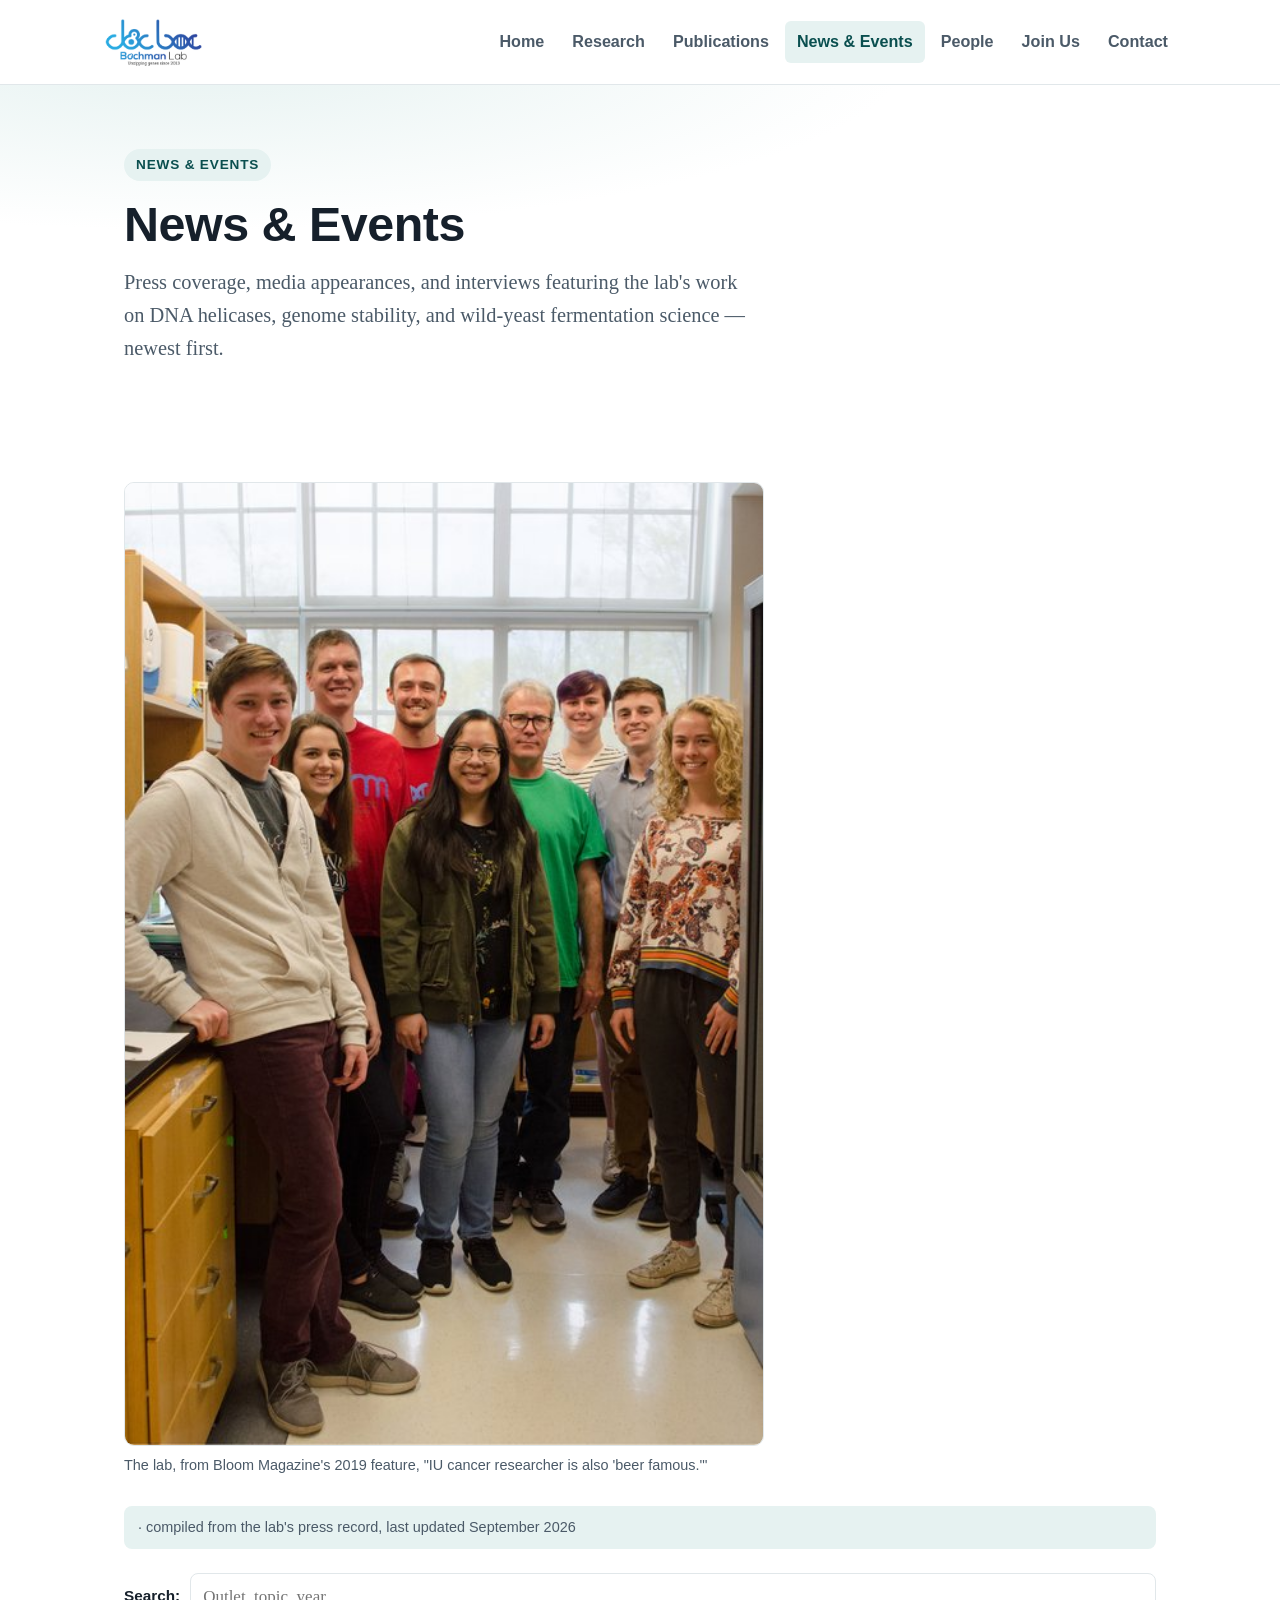
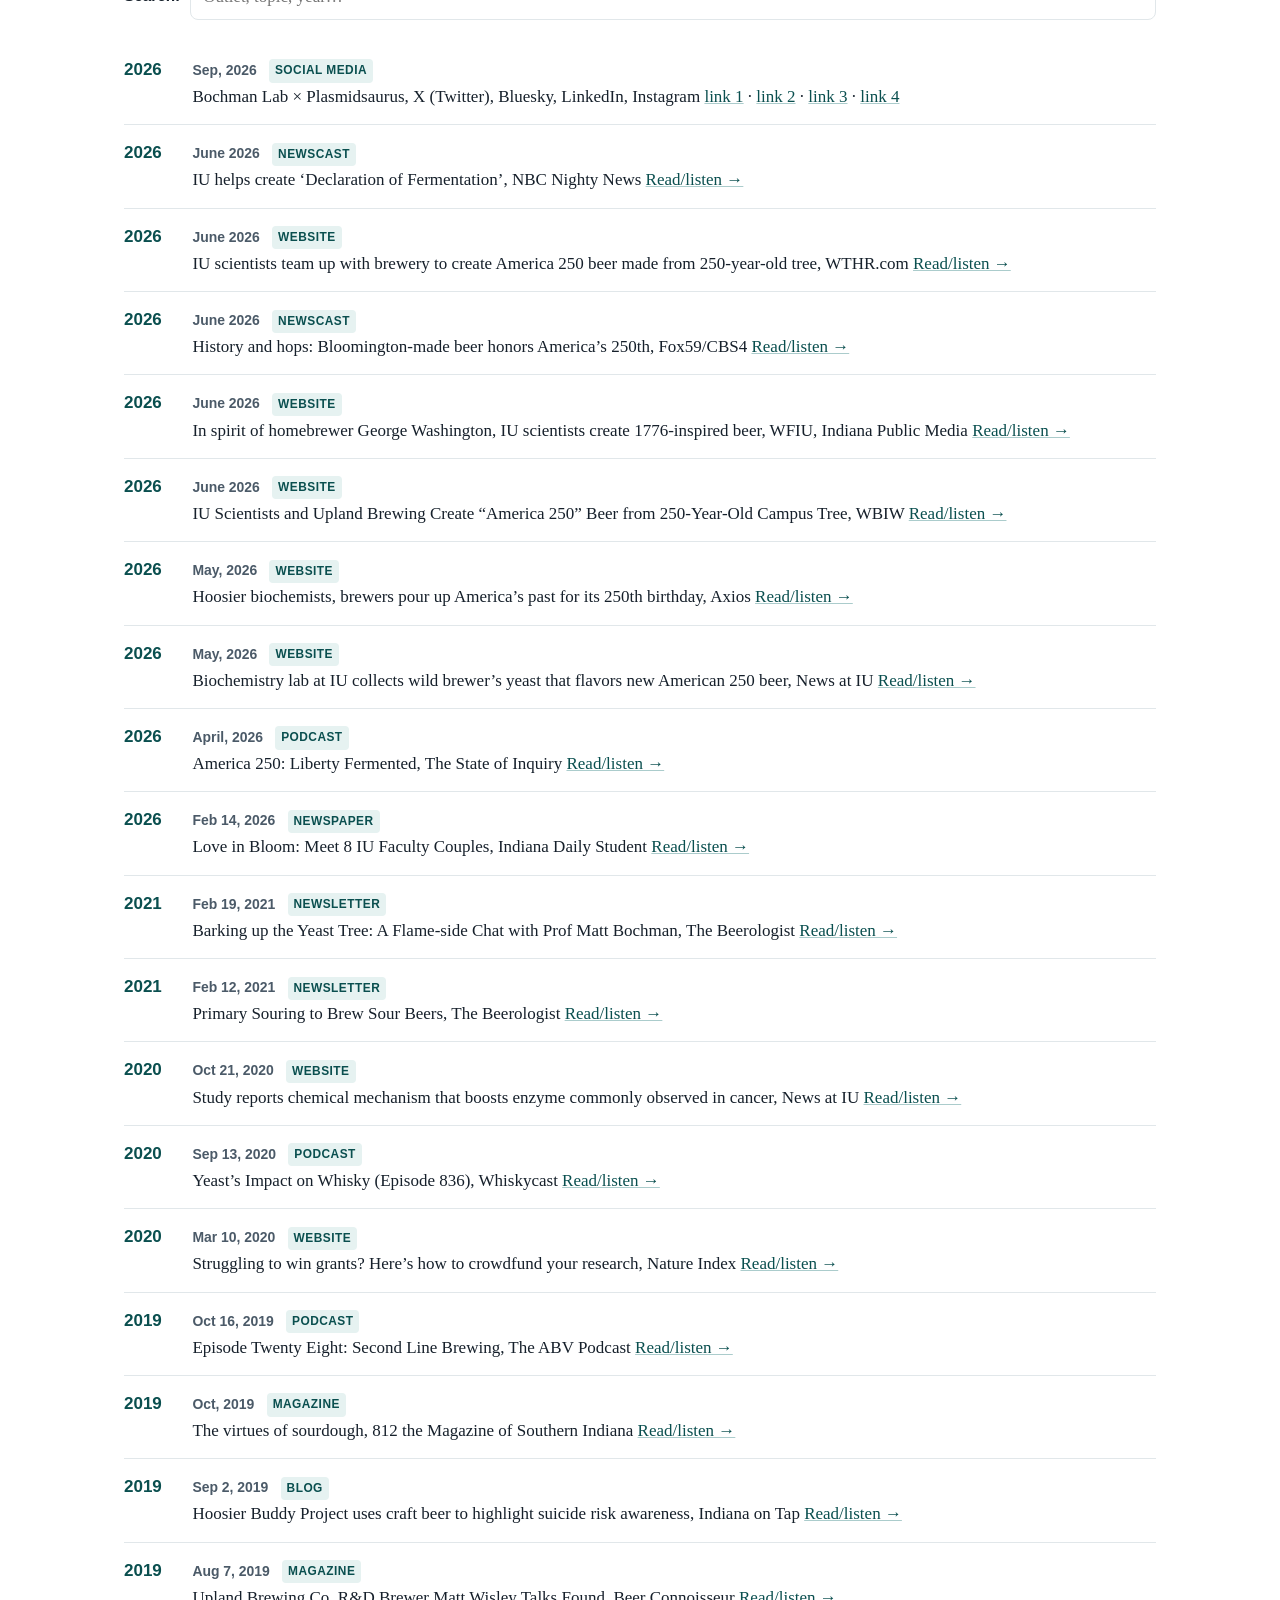
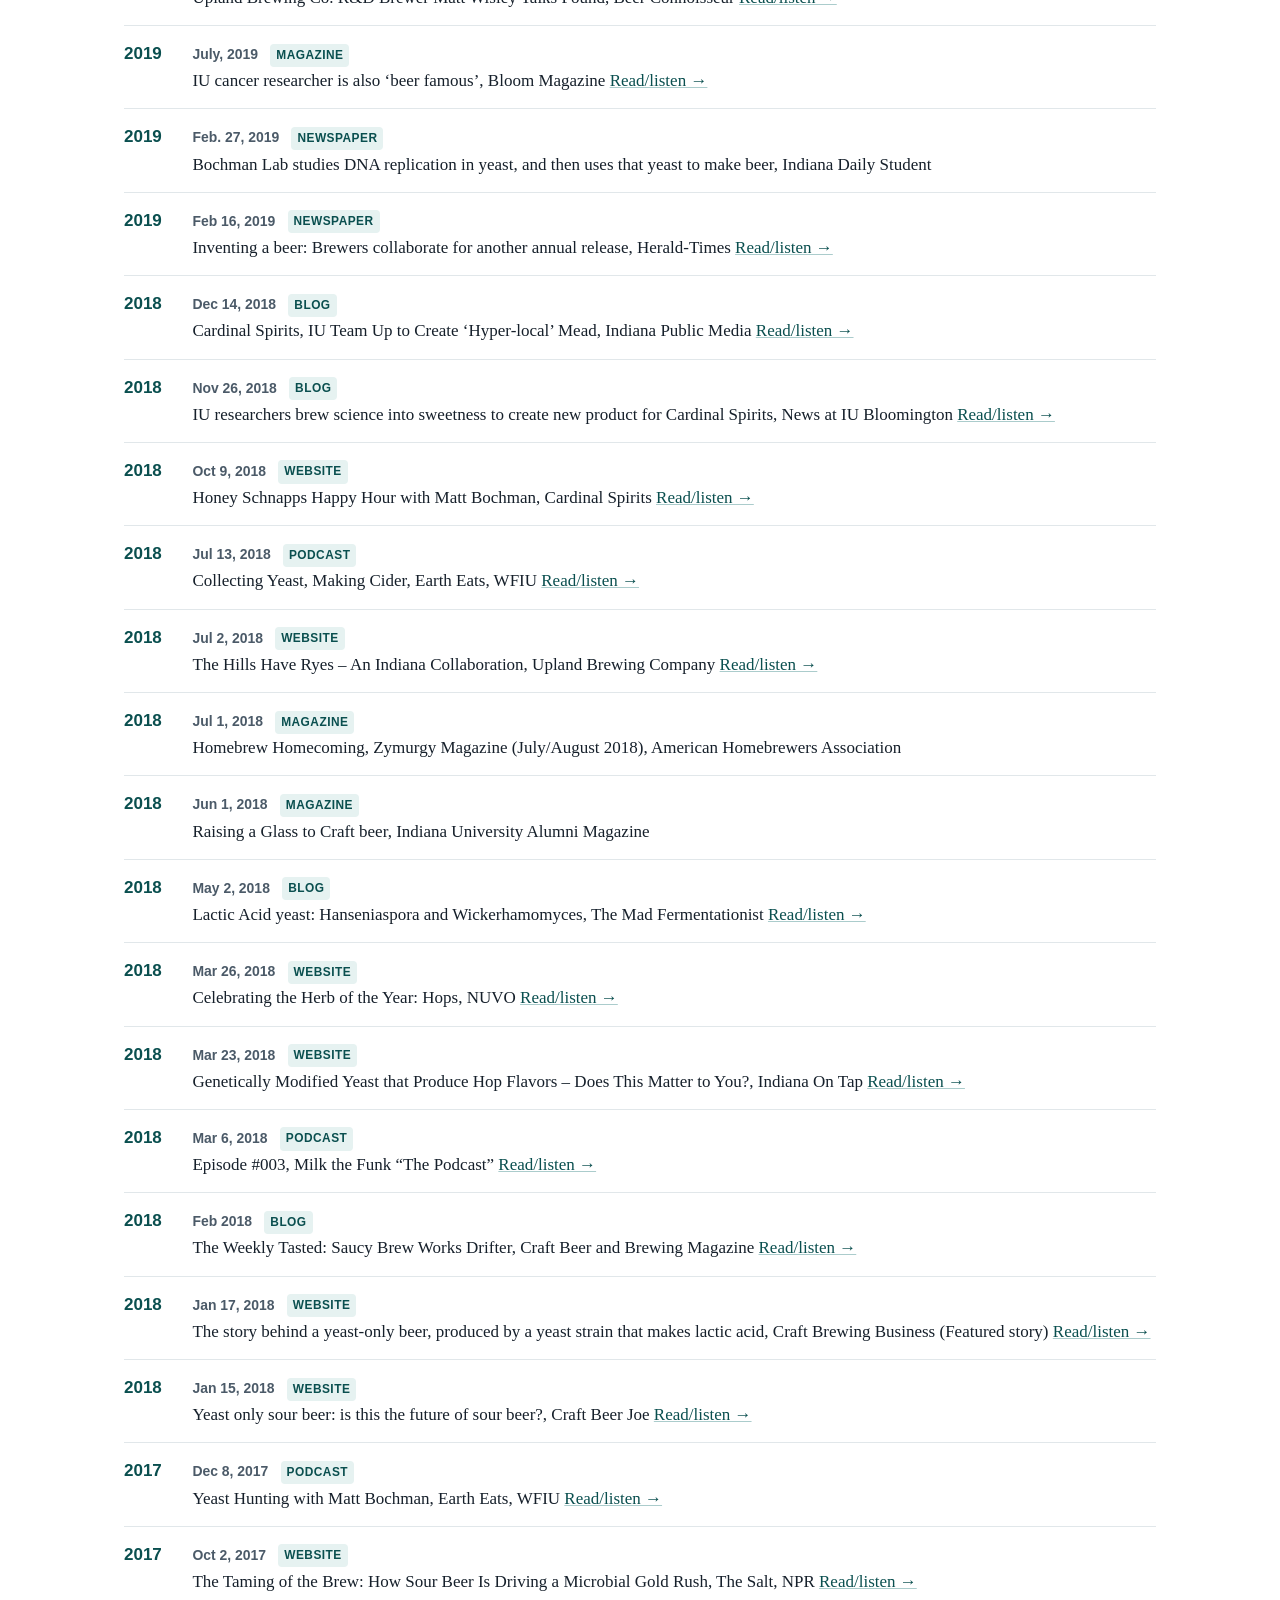
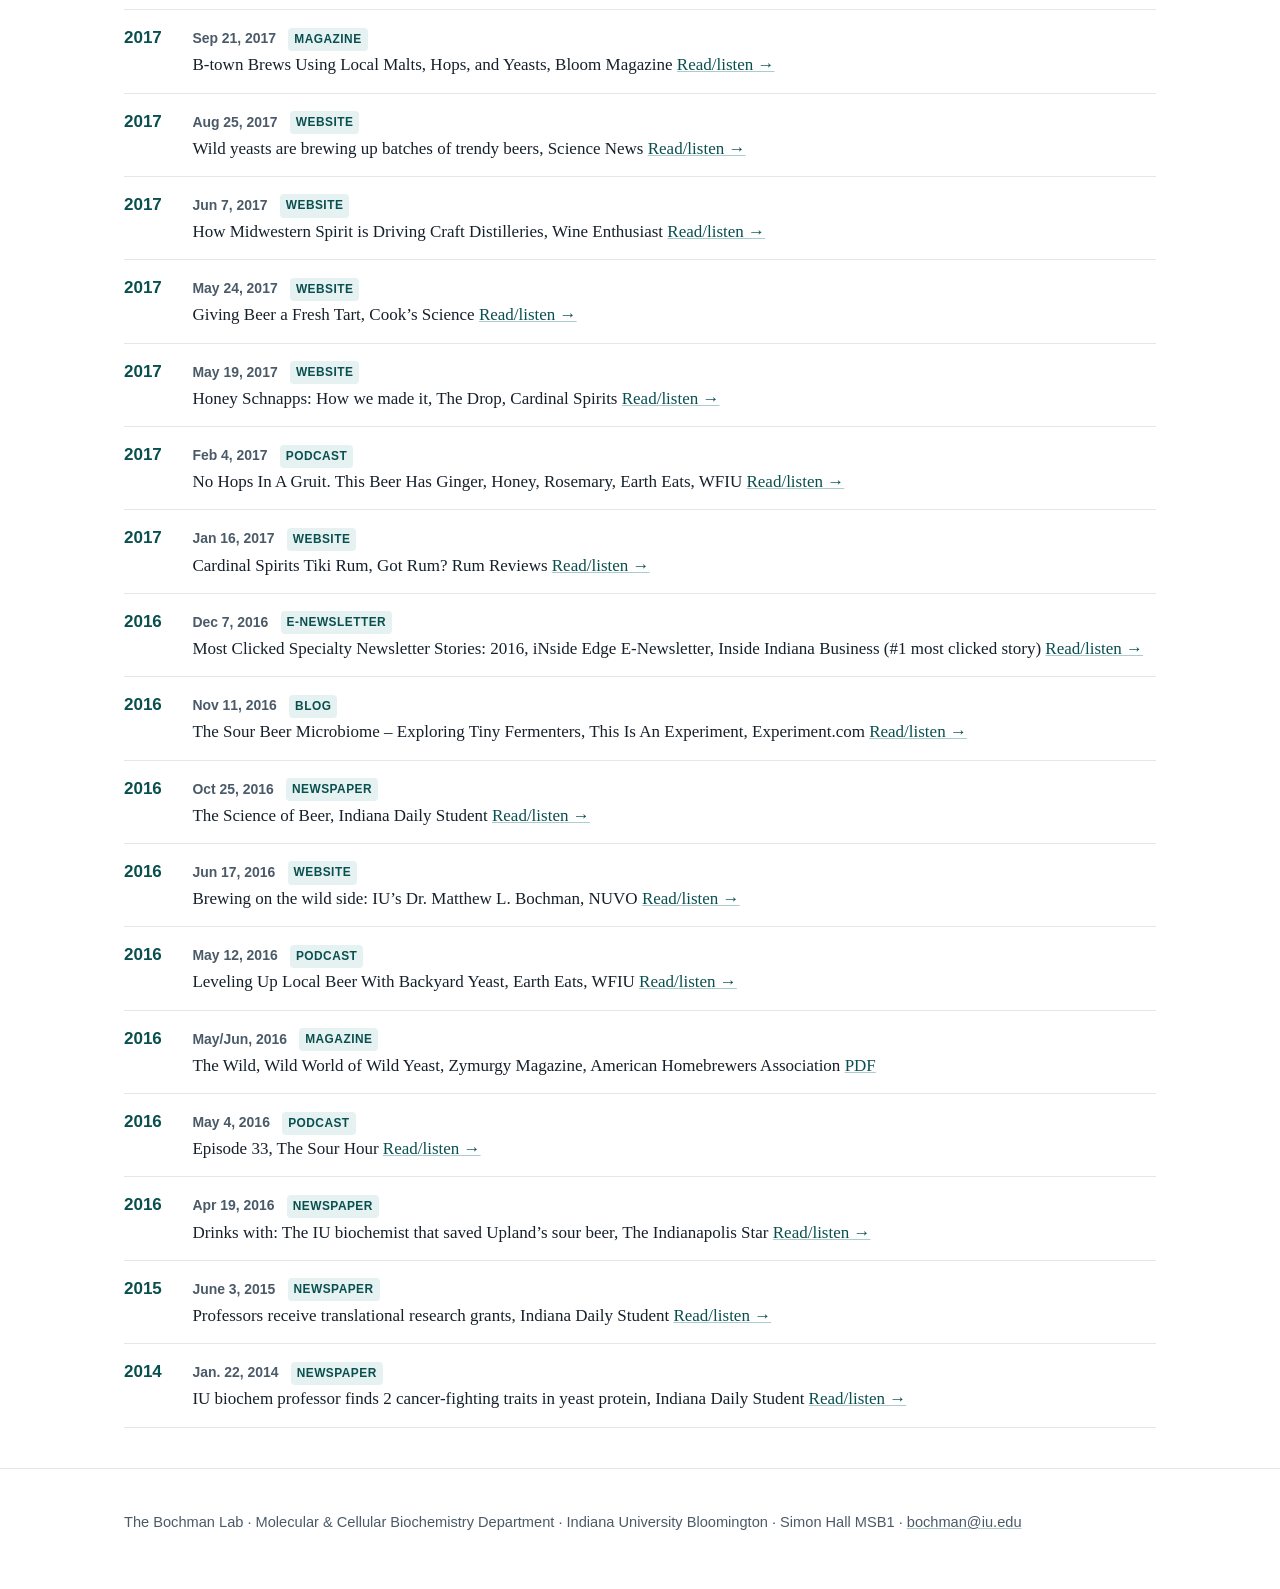
<file: news-events.html>
<!DOCTYPE html>
<html lang="en">
<head>
<meta charset="UTF-8">
<meta name="viewport" content="width=device-width, initial-scale=1.0">
<title>News &amp; Events — The Bochman Lab</title>
<meta name="description" content="Press coverage, media appearances, and interviews featuring the Bochman Lab at Indiana University Bloomington.">
<link rel="stylesheet" href="style.css">
</head>
<body>

<header class="site-header">
  <div class="wrap nav-row">
    <a class="brand" href="index.html"><img src="images/bochman-lab-logo.png" alt="Bochman Lab" class="brand-logo"></a>
    <nav class="primary" aria-label="Primary">
      <ul>
        <li><a href="index.html">Home</a></li>
        <li><a href="research.html">Research</a></li>
        <li><a href="publications.html">Publications</a></li>
        <li><a href="news-events.html" aria-current="page">News &amp; Events</a></li>
        <li><a href="people.html">People</a></li>
        <li><a href="join.html">Join Us</a></li>
        <li><a href="contact.html">Contact</a></li>
      </ul>
    </nav>
  </div>
</header>

<section class="hero">
  <div class="wrap">
    <span class="tag">News &amp; Events</span>
    <h1>News &amp; Events</h1>
    <p class="lede">Press coverage, media appearances, and interviews featuring the lab's work on DNA helicases, genome stability, and wild-yeast fermentation science — newest first.</p>
  </div>
</section>

<section>
  <div class="wrap">
    <figure class="photo-figure">
      <img src="images/lab-group-bloom-2019.jpg" alt="The Bochman Lab in Simon Hall, from the Bloom Magazine feature." loading="lazy">
      <figcaption>The lab, from Bloom Magazine's 2019 feature, "IU cancer researcher is also 'beer famous.'"</figcaption>
    </figure>
    <div class="pub-note" id="news-count-wrap">
      <span id="news-count"></span> &middot; compiled from the lab's press record, last updated September 2026
    </div>
    <div class="pub-controls">
      <label for="news-search" style="font-family:-apple-system,BlinkMacSystemFont,'Segoe UI',Helvetica,Arial,sans-serif; font-size:0.9rem; font-weight:600;">Search:</label>
      <input type="search" id="news-search" placeholder="Outlet, topic, year…">
    </div>

    <ol class="pub-list" id="news-list">

      <li><span class="yr">2026</span><div><span class="news-date">Sep, 2026</span> <span class="badge" style="background:var(--accent-tint); color:var(--accent-dark);">Social media</span><br><span class="news-desc">Bochman Lab × Plasmidsaurus, X (Twitter), Bluesky, LinkedIn, Instagram</span> <a href="https://x.com/plasmidsaurus/status/2099552088510640196?s=20" target="_blank" rel="noopener">link 1</a> &middot; <a href="https://bsky.app/profile/plasmidsaurus.bsky.social/post/3mvinbhsuqg2z" target="_blank" rel="noopener">link 2</a> &middot; <a href="https://www.linkedin.com/posts/plasmidsaurus_about-bochman-lab-activity-7505312145765691393-UEdq?utm_source=share&amp;utm_medium=member_desktop&amp;rcm=ACoAABr7K6UBpQWfOVxiy7wnao0FTOhwB62JP0I" target="_blank" rel="noopener">link 3</a> &middot; <a href="https://www.instagram.com/p/DdRreWViZDN/?utm_source=ig_web_copy_link&amp;stkn=NTc4MTIwNjQ2YQ==" target="_blank" rel="noopener">link 4</a></div></li>

      <li><span class="yr">2026</span><div><span class="news-date">June 2026</span> <span class="badge" style="background:var(--accent-tint); color:var(--accent-dark);">Newscast</span><br><span class="news-desc">IU helps create ‘Declaration of Fermentation’, NBC Nighty News</span> <a href="https://www.wthr.com/video/news/local/iu-helps-create-declaration-of-fermentation/531-b2422d89-a4af-462b-891d-fd62105cc99a" target="_blank" rel="noopener">Read/listen &rarr;</a></div></li>

      <li><span class="yr">2026</span><div><span class="news-date">June 2026</span> <span class="badge" style="background:var(--accent-tint); color:var(--accent-dark);">Website</span><br><span class="news-desc">IU scientists team up with brewery to create America 250 beer made from 250-year-old tree, WTHR.com</span> <a href="https://www.wthr.com/article/entertainment/events/america-250/indiana-university-iu-scientists-upland-brewing-beer-tree-declaration-of-fermentation-americas-250/531-058ac0f0-f048-480a-b64a-c5daac2ce6c6" target="_blank" rel="noopener">Read/listen &rarr;</a></div></li>

      <li><span class="yr">2026</span><div><span class="news-date">June 2026</span> <span class="badge" style="background:var(--accent-tint); color:var(--accent-dark);">Newscast</span><br><span class="news-desc">History and hops: Bloomington-made beer honors America’s 250th, Fox59/CBS4</span> <a href="https://fox59.com/news/history-and-hops-bloomington-made-beer-honors-americas-250th/" target="_blank" rel="noopener">Read/listen &rarr;</a></div></li>

      <li><span class="yr">2026</span><div><span class="news-date">June 2026</span> <span class="badge" style="background:var(--accent-tint); color:var(--accent-dark);">Website</span><br><span class="news-desc">In spirit of homebrewer George Washington, IU scientists create 1776-inspired beer, WFIU, Indiana Public Media</span> <a href="https://www.ipm.org/news/2026-06-08/in-spirit-of-homebrewer-george-washington-iu-scientists-create-1776-inspired-beer" target="_blank" rel="noopener">Read/listen &rarr;</a></div></li>

      <li><span class="yr">2026</span><div><span class="news-date">June 2026</span> <span class="badge" style="background:var(--accent-tint); color:var(--accent-dark);">Website</span><br><span class="news-desc">IU Scientists and Upland Brewing Create “America 250” Beer from 250-Year-Old Campus Tree, WBIW</span> <a href="https://www.wbiw.com/2026/06/28/iu-scientists-and-upland-brewing-create-america-250-beer-from-250-year-old-campus-tree/" target="_blank" rel="noopener">Read/listen &rarr;</a></div></li>

      <li><span class="yr">2026</span><div><span class="news-date">May, 2026</span> <span class="badge" style="background:var(--accent-tint); color:var(--accent-dark);">Website</span><br><span class="news-desc">Hoosier biochemists, brewers pour up America’s past for its 250th birthday, Axios</span> <a href="https://www.axios.com/local/indianapolis/2026/05/26/hoosier-biochemists-brewers-pour-up-americas-past-for-its-250th-birthday" target="_blank" rel="noopener">Read/listen &rarr;</a></div></li>

      <li><span class="yr">2026</span><div><span class="news-date">May, 2026</span> <span class="badge" style="background:var(--accent-tint); color:var(--accent-dark);">Website</span><br><span class="news-desc">Biochemistry lab at IU collects wild brewer’s yeast that flavors new American 250 beer, News at IU</span> <a href="https://news.iu.edu/live/news/51095-biochemistry-lab-at-iu-collects-wild-brewers-yeast" target="_blank" rel="noopener">Read/listen &rarr;</a></div></li>

      <li><span class="yr">2026</span><div><span class="news-date">April, 2026</span> <span class="badge" style="background:var(--accent-tint); color:var(--accent-dark);">Podcast</span><br><span class="news-desc">America 250: Liberty Fermented, The State of Inquiry</span> <a href="https://www.ipm.org/show/stateofinquiry/2026-06-15/america-250-2-of-6-liberty-fermented" target="_blank" rel="noopener">Read/listen &rarr;</a></div></li>

      <li><span class="yr">2026</span><div><span class="news-date">Feb 14, 2026</span> <span class="badge" style="background:var(--accent-tint); color:var(--accent-dark);">Newspaper</span><br><span class="news-desc">Love in Bloom: Meet 8 IU Faculty Couples, Indiana Daily Student</span> <a href="https://www.idsnews.com/article/2026/02/bloomington-indiana-faculty-valentines-day-couples-indiana-university" target="_blank" rel="noopener">Read/listen &rarr;</a></div></li>

      <li><span class="yr">2021</span><div><span class="news-date">Feb 19, 2021</span> <span class="badge" style="background:var(--accent-tint); color:var(--accent-dark);">Newsletter</span><br><span class="news-desc">Barking up the Yeast Tree: A Flame-side Chat with Prof Matt Bochman, The Beerologist</span> <a href="https://thebeerologist.substack.com/p/barking-up-the-yeast-tree?token=eyJ1c2VyX2lkIjoyODY4OTI3MSwicG9zdF9pZCI6MzI2Nzc3NDQsIl8iOiI3WlZ1ViIsImlhdCI6MTYxMzc1MDMyNSwiZXhwIjoxNjEzNzUzOTI1LCJpc3MiOiJwdWItMzcwMTMiLCJzdWIiOiJwb3N0LXJlYWN0aW9uIn0.72z5nSxQnSFILE817Fub655dRSF3ytyrfBlFwln7rXE" target="_blank" rel="noopener">Read/listen &rarr;</a></div></li>

      <li><span class="yr">2021</span><div><span class="news-date">Feb 12, 2021</span> <span class="badge" style="background:var(--accent-tint); color:var(--accent-dark);">Newsletter</span><br><span class="news-desc">Primary Souring to Brew Sour Beers, The Beerologist</span> <a href="https://thebeerologist.substack.com/p/primary-souring-to-brew-sour-beers" target="_blank" rel="noopener">Read/listen &rarr;</a></div></li>

      <li><span class="yr">2020</span><div><span class="news-date">Oct 21, 2020</span> <span class="badge" style="background:var(--accent-tint); color:var(--accent-dark);">Website</span><br><span class="news-desc">Study reports chemical mechanism that boosts enzyme commonly observed in cancer, News at IU</span> <a href="https://news.iu.edu/stories/2020/10/iu/releases/21-cancer-linked-enzyme-mechanism-study.html" target="_blank" rel="noopener">Read/listen &rarr;</a></div></li>

      <li><span class="yr">2020</span><div><span class="news-date">Sep 13, 2020</span> <span class="badge" style="background:var(--accent-tint); color:var(--accent-dark);">Podcast</span><br><span class="news-desc">Yeast’s Impact on Whisky (Episode 836), Whiskycast</span> <a href="https://whiskycast.com/yeasts-impact-on-whisky-episode-836-september-13-2020/" target="_blank" rel="noopener">Read/listen &rarr;</a></div></li>

      <li><span class="yr">2020</span><div><span class="news-date">Mar 10, 2020</span> <span class="badge" style="background:var(--accent-tint); color:var(--accent-dark);">Website</span><br><span class="news-desc">Struggling to win grants? Here’s how to crowdfund your research, Nature Index</span> <a href="https://www.natureindex.com/news-blog/how-to-crowdfund-your-research-science-experiment-grant" target="_blank" rel="noopener">Read/listen &rarr;</a></div></li>

      <li><span class="yr">2019</span><div><span class="news-date">Oct 16, 2019</span> <span class="badge" style="background:var(--accent-tint); color:var(--accent-dark);">Podcast</span><br><span class="news-desc">Episode Twenty Eight: Second Line Brewing, The ABV Podcast</span> <a href="https://www.buzzsprout.com/239683/1870246" target="_blank" rel="noopener">Read/listen &rarr;</a></div></li>

      <li><span class="yr">2019</span><div><span class="news-date">Oct, 2019</span> <span class="badge" style="background:var(--accent-tint); color:var(--accent-dark);">Magazine</span><br><span class="news-desc">The virtues of sourdough, 812 the Magazine of Southern Indiana</span> <a href="https://www.812magazine.com/article/2019/06/sourdough" target="_blank" rel="noopener">Read/listen &rarr;</a></div></li>

      <li><span class="yr">2019</span><div><span class="news-date">Sep 2, 2019</span> <span class="badge" style="background:var(--accent-tint); color:var(--accent-dark);">Blog</span><br><span class="news-desc">Hoosier Buddy Project uses craft beer to highlight suicide risk awareness, Indiana on Tap</span> <a href="https://indianaontap.com/news/hoosier-buddy-project-uses-craft-beer-to-highlight-suicide-risk-awareness/" target="_blank" rel="noopener">Read/listen &rarr;</a></div></li>

      <li><span class="yr">2019</span><div><span class="news-date">Aug 7, 2019</span> <span class="badge" style="background:var(--accent-tint); color:var(--accent-dark);">Magazine</span><br><span class="news-desc">Upland Brewing Co. R&amp;D Brewer Matt Wisley Talks Found, Beer Connoisseur</span> <a href="https://beerconnoisseur.com/articles/upland-brewing-co-rd-brewer-matt-wisley-talks-found" target="_blank" rel="noopener">Read/listen &rarr;</a></div></li>

      <li><span class="yr">2019</span><div><span class="news-date">July, 2019</span> <span class="badge" style="background:var(--accent-tint); color:var(--accent-dark);">Magazine</span><br><span class="news-desc">IU cancer researcher is also ‘beer famous’, Bloom Magazine</span> <a href="http://www.magbloom.com/2019/07/iu-cancer-researcher-is-also-beer-famous/" target="_blank" rel="noopener">Read/listen &rarr;</a></div></li>

      <li><span class="yr">2019</span><div><span class="news-date">Feb. 27, 2019</span> <span class="badge" style="background:var(--accent-tint); color:var(--accent-dark);">Newspaper</span><br><span class="news-desc">Bochman Lab studies DNA replication in yeast, and then uses that yeast to make beer, Indiana Daily Student</span></div></li>

      <li><span class="yr">2019</span><div><span class="news-date">Feb 16, 2019</span> <span class="badge" style="background:var(--accent-tint); color:var(--accent-dark);">Newspaper</span><br><span class="news-desc">Inventing a beer: Brewers collaborate for another annual release, Herald-Times</span> <a href="https://www.hoosiertimes.com/herald_times_online/life/sip/inventing-a-beer-brewers-collaborate-for-another-annual-release/article_1cee670a-839d-57ba-acae-62b00f2f83e0.html" target="_blank" rel="noopener">Read/listen &rarr;</a></div></li>

      <li><span class="yr">2018</span><div><span class="news-date">Dec 14, 2018</span> <span class="badge" style="background:var(--accent-tint); color:var(--accent-dark);">Blog</span><br><span class="news-desc">Cardinal Spirits, IU Team Up to Create ‘Hyper-local’ Mead, Indiana Public Media</span> <a href="https://indianapublicmedia.org/news/cardinal-spirits.-iu-team-up-to-create-hyper-local-mead.php" target="_blank" rel="noopener">Read/listen &rarr;</a></div></li>

      <li><span class="yr">2018</span><div><span class="news-date">Nov 26, 2018</span> <span class="badge" style="background:var(--accent-tint); color:var(--accent-dark);">Blog</span><br><span class="news-desc">IU researchers brew science into sweetness to create new product for Cardinal Spirits, News at IU Bloomington</span> <a href="https://news.iu.edu/stories/2018/11/iub/inside/26-researchers-brew-science-cardinal-spirits-honey-schnapps.html?utm_source=2018-11-27&amp;utm_medium=enewsletter&amp;utm_content=The-science-of-sweet&amp;utm_campaign=2018-inside-iub-distribution" target="_blank" rel="noopener">Read/listen &rarr;</a></div></li>

      <li><span class="yr">2018</span><div><span class="news-date">Oct 9, 2018</span> <span class="badge" style="background:var(--accent-tint); color:var(--accent-dark);">Website</span><br><span class="news-desc">Honey Schnapps Happy Hour with Matt Bochman, Cardinal Spirits</span> <a href="https://www.cardinalspirits.com/events/honey-schnapps-happy-hour" target="_blank" rel="noopener">Read/listen &rarr;</a></div></li>

      <li><span class="yr">2018</span><div><span class="news-date">Jul 13, 2018</span> <span class="badge" style="background:var(--accent-tint); color:var(--accent-dark);">Podcast</span><br><span class="news-desc">Collecting Yeast, Making Cider, Earth Eats, WFIU</span> <a href="https://indianapublicmedia.org/eartheats/collecting-yeast-making-cider/" target="_blank" rel="noopener">Read/listen &rarr;</a></div></li>

      <li><span class="yr">2018</span><div><span class="news-date">Jul 2, 2018</span> <span class="badge" style="background:var(--accent-tint); color:var(--accent-dark);">Website</span><br><span class="news-desc">The Hills Have Ryes – An Indiana Collaboration, Upland Brewing Company</span> <a href="https://www.uplandbeer.com/uncategorized/the-hills-have-ryes-an-indiana-collaboration/" target="_blank" rel="noopener">Read/listen &rarr;</a></div></li>

      <li><span class="yr">2018</span><div><span class="news-date">Jul 1, 2018</span> <span class="badge" style="background:var(--accent-tint); color:var(--accent-dark);">Magazine</span><br><span class="news-desc">Homebrew Homecoming, Zymurgy Magazine (July/August 2018), American Homebrewers Association</span></div></li>

      <li><span class="yr">2018</span><div><span class="news-date">Jun 1, 2018</span> <span class="badge" style="background:var(--accent-tint); color:var(--accent-dark);">Magazine</span><br><span class="news-desc">Raising a Glass to Craft beer, Indiana University Alumni Magazine</span></div></li>

      <li><span class="yr">2018</span><div><span class="news-date">May 2, 2018</span> <span class="badge" style="background:var(--accent-tint); color:var(--accent-dark);">Blog</span><br><span class="news-desc">Lactic Acid yeast: Hanseniaspora and Wickerhamomyces, The Mad Fermentationist</span> <a href="https://www.themadfermentationist.com/2018/05/lactic-acid-yeast-hanseniaspora-and.html" target="_blank" rel="noopener">Read/listen &rarr;</a></div></li>

      <li><span class="yr">2018</span><div><span class="news-date">Mar 26, 2018</span> <span class="badge" style="background:var(--accent-tint); color:var(--accent-dark);">Website</span><br><span class="news-desc">Celebrating the Herb of the Year: Hops, NUVO</span> <a href="https://www.nuvo.net/food_and_drink/beer_buzz/celebrating-the-herb-of-the-year-hops/article_5b15a6d6-311a-11e8-a4ac-13126825d813.html" target="_blank" rel="noopener">Read/listen &rarr;</a></div></li>

      <li><span class="yr">2018</span><div><span class="news-date">Mar 23, 2018</span> <span class="badge" style="background:var(--accent-tint); color:var(--accent-dark);">Website</span><br><span class="news-desc">Genetically Modified Yeast that Produce Hop Flavors – Does This Matter to You?, Indiana On Tap</span> <a href="https://indianaontap.com/news/genetically-modified-yeast-produce-hop-flavors-matter/" target="_blank" rel="noopener">Read/listen &rarr;</a></div></li>

      <li><span class="yr">2018</span><div><span class="news-date">Mar 6, 2018</span> <span class="badge" style="background:var(--accent-tint); color:var(--accent-dark);">Podcast</span><br><span class="news-desc">Episode #003, Milk the Funk “The Podcast”</span> <a href="https://www.milkthefunk.live/podcast/2018/3/6/episode-003-matt-bochman-of-wild-pitch-yeast-and-justin-amaral-of-mainiacal-yeast" target="_blank" rel="noopener">Read/listen &rarr;</a></div></li>

      <li><span class="yr">2018</span><div><span class="news-date">Feb 2018</span> <span class="badge" style="background:var(--accent-tint); color:var(--accent-dark);">Blog</span><br><span class="news-desc">The Weekly Tasted: Saucy Brew Works Drifter, Craft Beer and Brewing Magazine</span> <a href="https://beerandbrewing.com/the-weekly-tasted-saucy-brew-works-drifter-firestone-walker-nitro-merlin/" target="_blank" rel="noopener">Read/listen &rarr;</a></div></li>

      <li><span class="yr">2018</span><div><span class="news-date">Jan 17, 2018</span> <span class="badge" style="background:var(--accent-tint); color:var(--accent-dark);">Website</span><br><span class="news-desc">The story behind a yeast-only beer, produced by a yeast strain that makes lactic acid, Craft Brewing Business (Featured story)</span> <a href="https://www.craftbrewingbusiness.com/featured/heres-a-yeast-strain-makes-lactic-acid-and-the-yeast-only-beer-made-as-a-result/" target="_blank" rel="noopener">Read/listen &rarr;</a></div></li>

      <li><span class="yr">2018</span><div><span class="news-date">Jan 15, 2018</span> <span class="badge" style="background:var(--accent-tint); color:var(--accent-dark);">Website</span><br><span class="news-desc">Yeast only sour beer: is this the future of sour beer?, Craft Beer Joe</span> <a href="http://www.craftbeerjoe.com/craft-beer-styles/yeast-only-sour-beer/" target="_blank" rel="noopener">Read/listen &rarr;</a></div></li>

      <li><span class="yr">2017</span><div><span class="news-date">Dec 8, 2017</span> <span class="badge" style="background:var(--accent-tint); color:var(--accent-dark);">Podcast</span><br><span class="news-desc">Yeast Hunting with Matt Bochman, Earth Eats, WFIU</span> <a href="http://indianapublicmedia.org/eartheats/yeast-hunting/" target="_blank" rel="noopener">Read/listen &rarr;</a></div></li>

      <li><span class="yr">2017</span><div><span class="news-date">Oct 2, 2017</span> <span class="badge" style="background:var(--accent-tint); color:var(--accent-dark);">Website</span><br><span class="news-desc">The Taming of the Brew: How Sour Beer Is Driving a Microbial Gold Rush, The Salt, NPR</span> <a href="http://www.npr.org/sections/thesalt/2017/10/02/550442506/the-taming-of-the-brew-how-sour-beer-is-driving-a-microbial-gold-rush" target="_blank" rel="noopener">Read/listen &rarr;</a></div></li>

      <li><span class="yr">2017</span><div><span class="news-date">Sep 21, 2017</span> <span class="badge" style="background:var(--accent-tint); color:var(--accent-dark);">Magazine</span><br><span class="news-desc">B-town Brews Using Local Malts, Hops, and Yeasts, Bloom Magazine</span> <a href="http://www.magbloom.com/2017/09/b-town-brews-using-local-malts-hops-and-yeasts/" target="_blank" rel="noopener">Read/listen &rarr;</a></div></li>

      <li><span class="yr">2017</span><div><span class="news-date">Aug 25, 2017</span> <span class="badge" style="background:var(--accent-tint); color:var(--accent-dark);">Website</span><br><span class="news-desc">Wild yeasts are brewing up batches of trendy beers, Science News</span> <a href="https://www.sciencenews.org/blog/science-public/wild-yeasts-are-brewing-batches-trendy-beers?tgt=nr" target="_blank" rel="noopener">Read/listen &rarr;</a></div></li>

      <li><span class="yr">2017</span><div><span class="news-date">Jun 7, 2017</span> <span class="badge" style="background:var(--accent-tint); color:var(--accent-dark);">Website</span><br><span class="news-desc">How Midwestern Spirit is Driving Craft Distilleries, Wine Enthusiast</span> <a href="https://www.winemag.com/2017/06/07/midwestern-spirit-driving-craft-distilleries/" target="_blank" rel="noopener">Read/listen &rarr;</a></div></li>

      <li><span class="yr">2017</span><div><span class="news-date">May 24, 2017</span> <span class="badge" style="background:var(--accent-tint); color:var(--accent-dark);">Website</span><br><span class="news-desc">Giving Beer a Fresh Tart, Cook’s Science</span> <a href="http://www.cooksscience.com/articles/story/science-of-sour-beer/" target="_blank" rel="noopener">Read/listen &rarr;</a></div></li>

      <li><span class="yr">2017</span><div><span class="news-date">May 19, 2017</span> <span class="badge" style="background:var(--accent-tint); color:var(--accent-dark);">Website</span><br><span class="news-desc">Honey Schnapps: How we made it, The Drop, Cardinal Spirits</span> <a href="http://cardinalspirits.com/thedrop/honey-schnapps-how-we-made-it" target="_blank" rel="noopener">Read/listen &rarr;</a></div></li>

      <li><span class="yr">2017</span><div><span class="news-date">Feb 4, 2017</span> <span class="badge" style="background:var(--accent-tint); color:var(--accent-dark);">Podcast</span><br><span class="news-desc">No Hops In A Gruit. This Beer Has Ginger, Honey, Rosemary, Earth Eats, WFIU</span> <a href="http://indianapublicmedia.org/eartheats/local-ginger-gruit-ale-tap-jarrod/" target="_blank" rel="noopener">Read/listen &rarr;</a></div></li>

      <li><span class="yr">2017</span><div><span class="news-date">Jan 16, 2017</span> <span class="badge" style="background:var(--accent-tint); color:var(--accent-dark);">Website</span><br><span class="news-desc">Cardinal Spirits Tiki Rum, Got Rum? Rum Reviews</span> <a href="http://www.gotrum.com/rumreviews/angels-share-rum-reviews/cardinal-spirits-tiki-rum/" target="_blank" rel="noopener">Read/listen &rarr;</a></div></li>

      <li><span class="yr">2016</span><div><span class="news-date">Dec 7, 2016</span> <span class="badge" style="background:var(--accent-tint); color:var(--accent-dark);">E-newsletter</span><br><span class="news-desc">Most Clicked Specialty Newsletter Stories: 2016, iNside Edge E-Newsletter, Inside Indiana Business (#1 most clicked story)</span> <a href="http://editor.des05.com/vo/?FileID=6b0396da-c23e-4de0-a7de-5f62ff7977b9&amp;m=91efb404-52d2-4602-9002-7df4d1cf2b99&amp;MailID=32794225&amp;listid=100177" target="_blank" rel="noopener">Read/listen &rarr;</a></div></li>

      <li><span class="yr">2016</span><div><span class="news-date">Nov 11, 2016</span> <span class="badge" style="background:var(--accent-tint); color:var(--accent-dark);">Blog</span><br><span class="news-desc">The Sour Beer Microbiome – Exploring Tiny Fermenters, This Is An Experiment, Experiment.com</span> <a href="https://medium.com/this-is-an-experiment/the-tiny-workpeople-that-make-your-beer-de64ab259d99" target="_blank" rel="noopener">Read/listen &rarr;</a></div></li>

      <li><span class="yr">2016</span><div><span class="news-date">Oct 25, 2016</span> <span class="badge" style="background:var(--accent-tint); color:var(--accent-dark);">Newspaper</span><br><span class="news-desc">The Science of Beer, Indiana Daily Student</span> <a href="http://www.idsnews.com/article/2016/10/four-experts-to-discuss-science-artistry-of-beer" target="_blank" rel="noopener">Read/listen &rarr;</a></div></li>

      <li><span class="yr">2016</span><div><span class="news-date">Jun 17, 2016</span> <span class="badge" style="background:var(--accent-tint); color:var(--accent-dark);">Website</span><br><span class="news-desc">Brewing on the wild side: IU’s Dr. Matthew L. Bochman, NUVO</span> <a href="https://www.nuvo.net/beerbuzz/brewing-on-the-wild-side-iu-s-dr-matthew-l/article_6fa549f9-52ec-5568-acd2-48ec44968ab7.html" target="_blank" rel="noopener">Read/listen &rarr;</a></div></li>

      <li><span class="yr">2016</span><div><span class="news-date">May 12, 2016</span> <span class="badge" style="background:var(--accent-tint); color:var(--accent-dark);">Podcast</span><br><span class="news-desc">Leveling Up Local Beer With Backyard Yeast, Earth Eats, WFIU</span> <a href="http://indianapublicmedia.org/eartheats/leveling-local-beer-backyard-yeast/" target="_blank" rel="noopener">Read/listen &rarr;</a></div></li>

      <li><span class="yr">2016</span><div><span class="news-date">May/Jun, 2016</span> <span class="badge" style="background:var(--accent-tint); color:var(--accent-dark);">Magazine</span><br><span class="news-desc">The Wild, Wild World of Wild Yeast, Zymurgy Magazine, American Homebrewers Association</span> <a href="pdfs/zymurgy-wild-yeast-2016.pdf">PDF</a></div></li>

      <li><span class="yr">2016</span><div><span class="news-date">May 4, 2016</span> <span class="badge" style="background:var(--accent-tint); color:var(--accent-dark);">Podcast</span><br><span class="news-desc">Episode 33, The Sour Hour</span> <a href="http://www.thebrewingnetwork.com/the-sour-hour-episode-33/" target="_blank" rel="noopener">Read/listen &rarr;</a></div></li>

      <li><span class="yr">2016</span><div><span class="news-date">Apr 19, 2016</span> <span class="badge" style="background:var(--accent-tint); color:var(--accent-dark);">Newspaper</span><br><span class="news-desc">Drinks with: The IU biochemist that saved Upland’s sour beer, The Indianapolis Star</span> <a href="http://www.indystar.com/story/life/food/2016/04/19/drinks-iu-biochemist-saved-uplands-sour-beer/82661382/" target="_blank" rel="noopener">Read/listen &rarr;</a></div></li>

      <li><span class="yr">2015</span><div><span class="news-date">June 3, 2015</span> <span class="badge" style="background:var(--accent-tint); color:var(--accent-dark);">Newspaper</span><br><span class="news-desc">Professors receive translational research grants, Indiana Daily Student</span> <a href="http://www.idsnews.com/article/2015/06/professors-receive-translational-research-grants" target="_blank" rel="noopener">Read/listen &rarr;</a></div></li>

      <li><span class="yr">2014</span><div><span class="news-date">Jan. 22, 2014</span> <span class="badge" style="background:var(--accent-tint); color:var(--accent-dark);">Newspaper</span><br><span class="news-desc">IU biochem professor finds 2 cancer-fighting traits in yeast protein, Indiana Daily Student</span> <a href="http://www.idsnews.com/article/2014/01/iu-biochem-professor-finds-2-cancer-fighting-traits-in-yeast-protein" target="_blank" rel="noopener">Read/listen &rarr;</a></div></li>

    </ol>
  </div>
</section>

<footer class="site-footer">
  <div class="wrap">
    <p>The Bochman Lab &middot; Molecular &amp; Cellular Biochemistry Department &middot; Indiana University Bloomington &middot; Simon Hall MSB1 &middot; <a href="mailto:bochman@iu.edu">bochman@iu.edu</a></p>
  </div>
</footer>

<script src="main.js"></script>
</body>
</html>
</file>
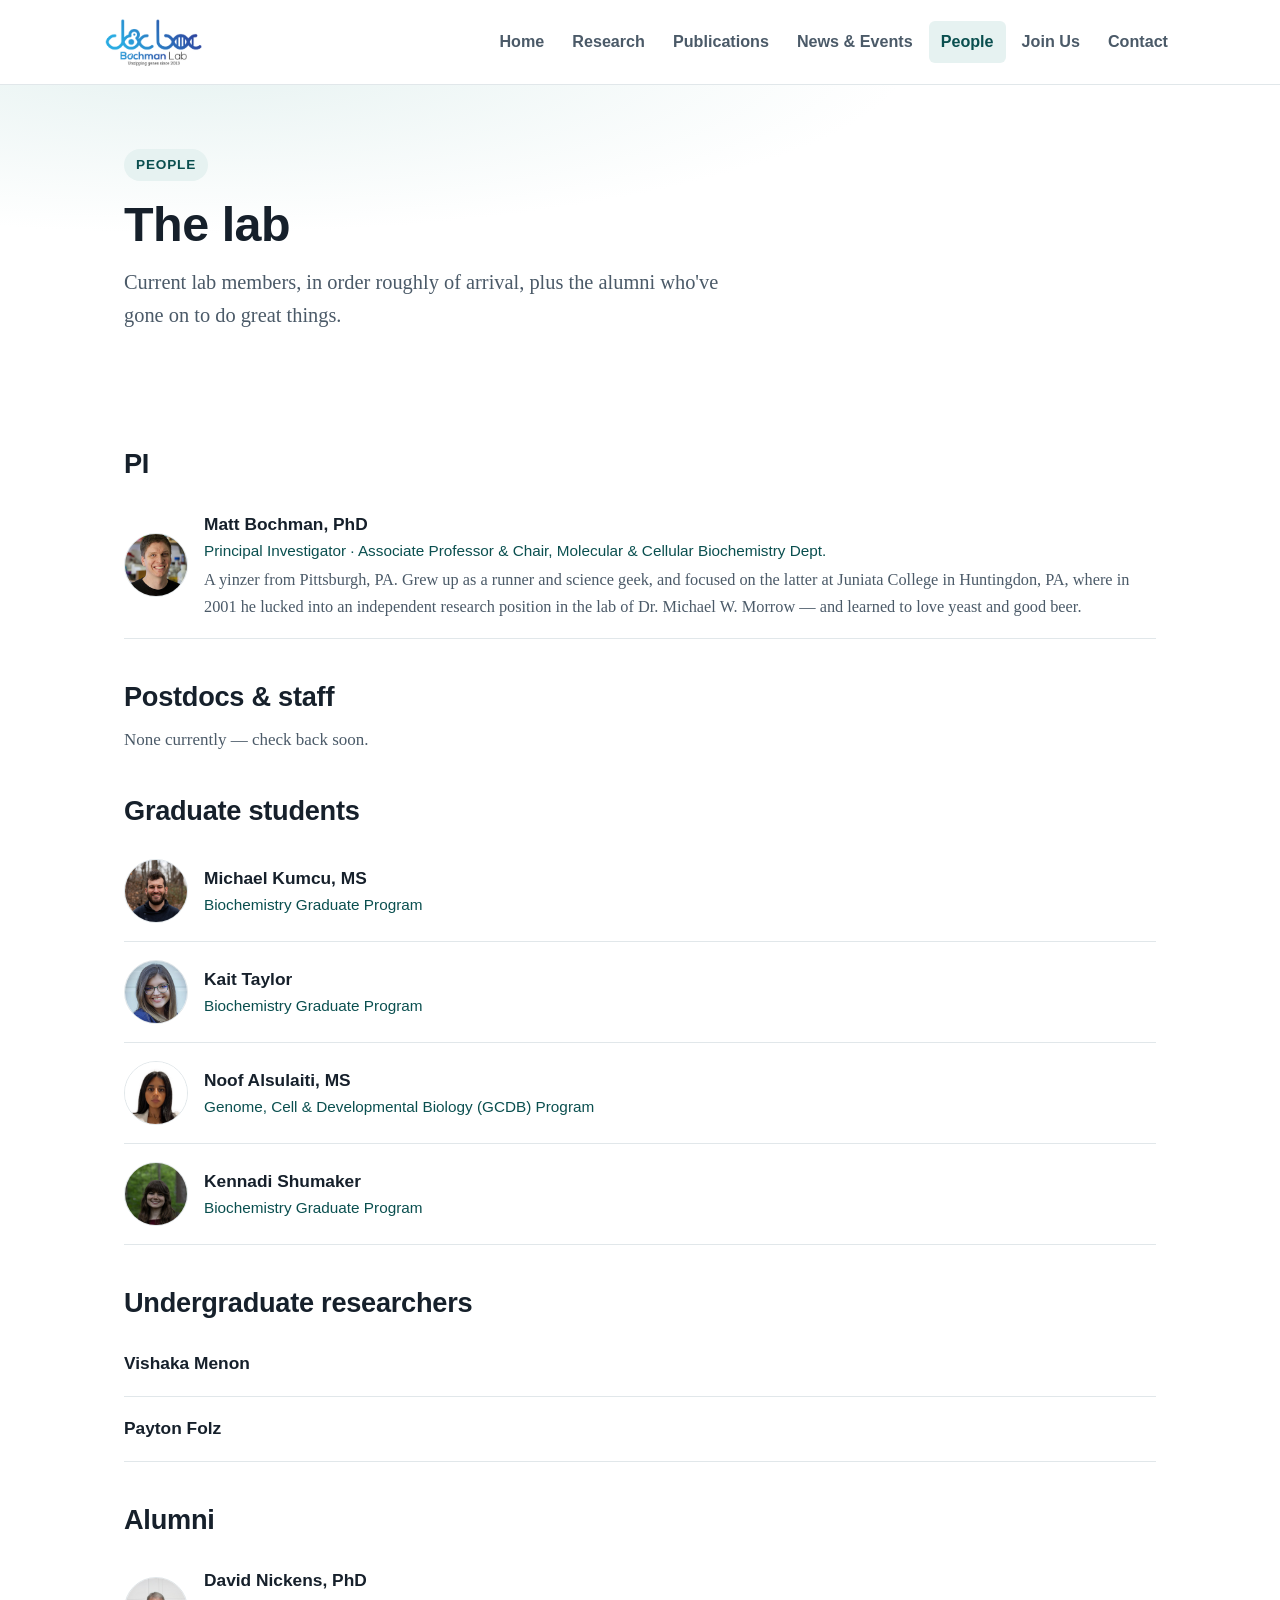
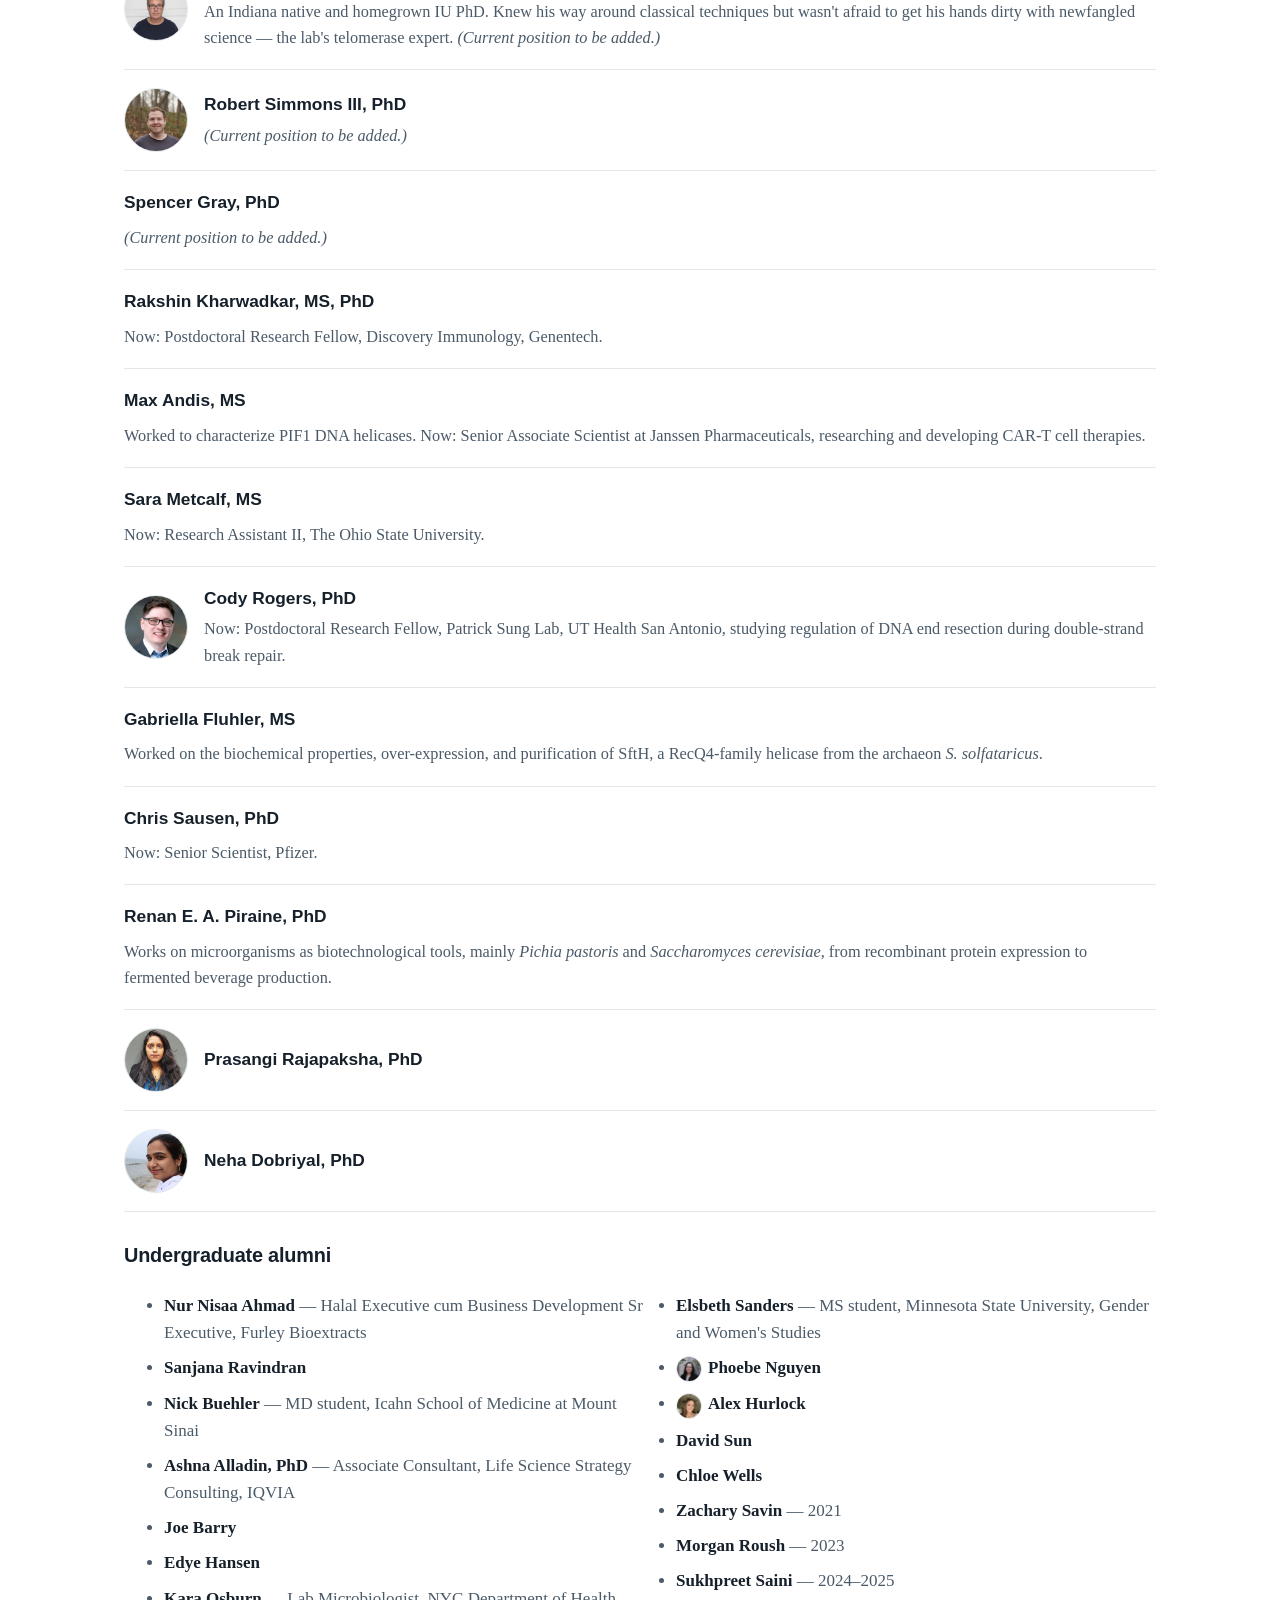
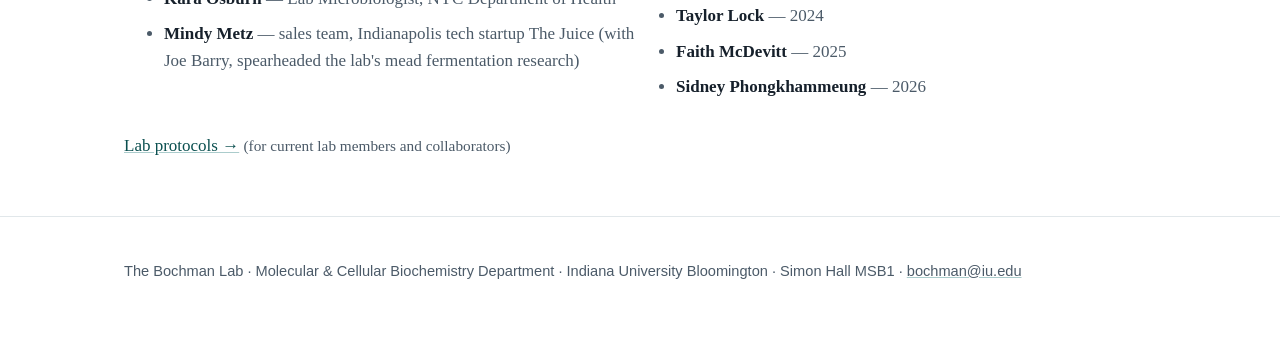
<file: people.html>
<!DOCTYPE html>
<html lang="en">
<head>
<meta charset="UTF-8">
<meta name="viewport" content="width=device-width, initial-scale=1.0">
<title>People — The Bochman Lab</title>
<link rel="stylesheet" href="style.css">
</head>
<body>

<header class="site-header">
  <div class="wrap nav-row">
    <a class="brand" href="index.html"><img src="images/bochman-lab-logo.png" alt="Bochman Lab" class="brand-logo"></a>
    <nav class="primary" aria-label="Primary">
      <ul>
        <li><a href="index.html">Home</a></li>
        <li><a href="research.html">Research</a></li>
        <li><a href="publications.html">Publications</a></li>
        <li><a href="news-events.html">News &amp; Events</a></li>
        <li><a href="people.html" aria-current="page">People</a></li>
        <li><a href="join.html">Join Us</a></li>
        <li><a href="contact.html">Contact</a></li>
      </ul>
    </nav>
  </div>
</header>

<section class="hero">
  <div class="wrap">
    <span class="tag">People</span>
    <h1>The lab</h1>
    <p class="lede">Current lab members, in order roughly of arrival, plus the alumni who've gone on to do great things.</p>
  </div>
</section>

<section>
  <div class="wrap">
    <h2>PI</h2>
    <div class="person person-photo">
      <img src="images/people/matt-bochman.jpg" alt="Matt Bochman" class="person-avatar">
      <div>
        <div class="name">Matt Bochman, PhD</div>
        <div class="role">Principal Investigator &middot; Associate Professor &amp; Chair, Molecular &amp; Cellular Biochemistry Dept.</div>
        <div class="bio">A yinzer from Pittsburgh, PA. Grew up as a runner and science geek, and focused on the latter at Juniata College in Huntingdon, PA, where in 2001 he lucked into an independent research position in the lab of Dr. Michael W. Morrow — and learned to love yeast and good beer.</div>
      </div>
    </div>

    <h2 style="margin-top:36px;">Postdocs &amp; staff</h2>
    <p class="section-sub">None currently — check back soon.</p>

    <h2 style="margin-top:36px;">Graduate students</h2>
    <div class="person person-photo">
      <img src="images/people/michael-kumcu.jpg" alt="Michael Kumcu" class="person-avatar">
      <div>
        <div class="name">Michael Kumcu, MS</div>
        <div class="role">Biochemistry Graduate Program</div>
      </div>
    </div>
    <div class="person person-photo">
      <img src="images/people/kait-taylor.jpg" alt="Kait Taylor" class="person-avatar">
      <div>
        <div class="name">Kait Taylor</div>
        <div class="role">Biochemistry Graduate Program</div>
      </div>
    </div>
    <div class="person person-photo">
      <img src="images/noof-alsulaiti.jpg" alt="Noof Alsulaiti" class="person-avatar">
      <div>
        <div class="name">Noof Alsulaiti, MS</div>
        <div class="role">Genome, Cell &amp; Developmental Biology (GCDB) Program</div>
      </div>
    </div>
    <div class="person person-photo">
      <img src="images/people/kennadi-shumaker.jpg" alt="Kennadi Shumaker" class="person-avatar">
      <div>
        <div class="name">Kennadi Shumaker</div>
        <div class="role">Biochemistry Graduate Program</div>
      </div>
    </div>

    <h2 style="margin-top:36px;">Undergraduate researchers</h2>
    <div class="person"><div class="name">Vishaka Menon</div></div>
    <div class="person"><div class="name">Payton Folz</div></div>

    <h2 style="margin-top:36px;">Alumni</h2>
    <div class="person person-photo">
      <img src="images/people/david-nickens.jpg" alt="David Nickens" class="person-avatar">
      <div>
        <div class="name">David Nickens, PhD</div>
        <div class="bio">An Indiana native and homegrown IU PhD. Knew his way around classical techniques but wasn't afraid to get his hands dirty with newfangled science — the lab's telomerase expert. <em>(Current position to be added.)</em></div>
      </div>
    </div>
    <div class="person person-photo">
      <img src="images/people/robert-simmons.jpg" alt="Robert Simmons III" class="person-avatar">
      <div>
        <div class="name">Robert Simmons III, PhD</div>
        <div class="bio"><em>(Current position to be added.)</em></div>
      </div>
    </div>
    <div class="person">
      <div class="name">Spencer Gray, PhD</div>
      <div class="bio"><em>(Current position to be added.)</em></div>
    </div>
    <div class="person">
      <div class="name">Rakshin Kharwadkar, MS, PhD</div>
      <div class="bio">Now: Postdoctoral Research Fellow, Discovery Immunology, Genentech.</div>
    </div>
    <div class="person">
      <div class="name">Max Andis, MS</div>
      <div class="bio">Worked to characterize PIF1 DNA helicases. Now: Senior Associate Scientist at Janssen Pharmaceuticals, researching and developing CAR-T cell therapies.</div>
    </div>
    <div class="person">
      <div class="name">Sara Metcalf, MS</div>
      <div class="bio">Now: Research Assistant II, The Ohio State University.</div>
    </div>
    <div class="person person-photo">
      <img src="images/people/cody-rogers.jpg" alt="Cody Rogers" class="person-avatar">
      <div>
        <div class="name">Cody Rogers, PhD</div>
        <div class="bio">Now: Postdoctoral Research Fellow, Patrick Sung Lab, UT Health San Antonio, studying regulation of DNA end resection during double-strand break repair.</div>
      </div>
    </div>
    <div class="person">
      <div class="name">Gabriella Fluhler, MS</div>
      <div class="bio">Worked on the biochemical properties, over-expression, and purification of SftH, a RecQ4-family helicase from the archaeon <em>S. solfataricus</em>.</div>
    </div>
    <div class="person">
      <div class="name">Chris Sausen, PhD</div>
      <div class="bio">Now: Senior Scientist, Pfizer.</div>
    </div>
    <div class="person">
      <div class="name">Renan E. A. Piraine, PhD</div>
      <div class="bio">Works on microorganisms as biotechnological tools, mainly <em>Pichia pastoris</em> and <em>Saccharomyces cerevisiae</em>, from recombinant protein expression to fermented beverage production.</div>
    </div>
    <div class="person person-photo">
      <img src="images/people/prasangi-rajapaksha.jpg" alt="Prasangi Rajapaksha" class="person-avatar">
      <div><div class="name">Prasangi Rajapaksha, PhD</div></div>
    </div>
    <div class="person person-photo">
      <img src="images/people/neha-dobriyal.jpg" alt="Neha Dobriyal" class="person-avatar">
      <div><div class="name">Neha Dobriyal, PhD</div></div>
    </div>

    <h3 style="margin-top:28px;">Undergraduate alumni</h3>
    <ul class="alumni-list">
      <li><b>Nur Nisaa Ahmad</b> — Halal Executive cum Business Development Sr Executive, Furley Bioextracts</li>
      <li><b>Sanjana Ravindran</b></li>
      <li><b>Nick Buehler</b> — MD student, Icahn School of Medicine at Mount Sinai</li>
      <li><b>Ashna Alladin, PhD</b> — Associate Consultant, Life Science Strategy Consulting, IQVIA</li>
      <li><b>Joe Barry</b></li>
      <li><b>Edye Hansen</b></li>
      <li><b>Kara Osburn</b> — Lab Microbiologist, NYC Department of Health</li>
      <li><b>Mindy Metz</b> — sales team, Indianapolis tech startup The Juice (with Joe Barry, spearheaded the lab's mead fermentation research)</li>
      <li><b>Elsbeth Sanders</b> — MS student, Minnesota State University, Gender and Women's Studies</li>
      <li><img src="images/people/phoebe-nguyen.jpg" alt="" class="li-avatar"><b>Phoebe Nguyen</b></li>
      <li><img src="images/people/alex-hurlock.jpg" alt="" class="li-avatar"><b>Alex Hurlock</b></li>
      <li><b>David Sun</b></li>
      <li><b>Chloe Wells</b></li>
      <li><b>Zachary Savin</b> — 2021</li>
      <li><b>Morgan Roush</b> — 2023</li>
      <li><b>Sukhpreet Saini</b> — 2024–2025</li>
      <li><b>Taylor Lock</b> — 2024</li>
      <li><b>Faith McDevitt</b> — 2025</li>
      <li><b>Sidney Phongkhammeung</b> — 2026</li>
    </ul>

    <p style="margin-top:32px;"><a href="lab-protocols.html">Lab protocols →</a> <span style="color:var(--ink-soft); font-size:0.9rem;">(for current lab members and collaborators)</span></p>
  </div>
</section>

<footer class="site-footer">
  <div class="wrap">
    <p>The Bochman Lab &middot; Molecular &amp; Cellular Biochemistry Department &middot; Indiana University Bloomington &middot; Simon Hall MSB1 &middot; <a href="mailto:bochman@iu.edu">bochman@iu.edu</a></p>
  </div>
</footer>

<script src="main.js"></script>
</body>
</html>
</file>
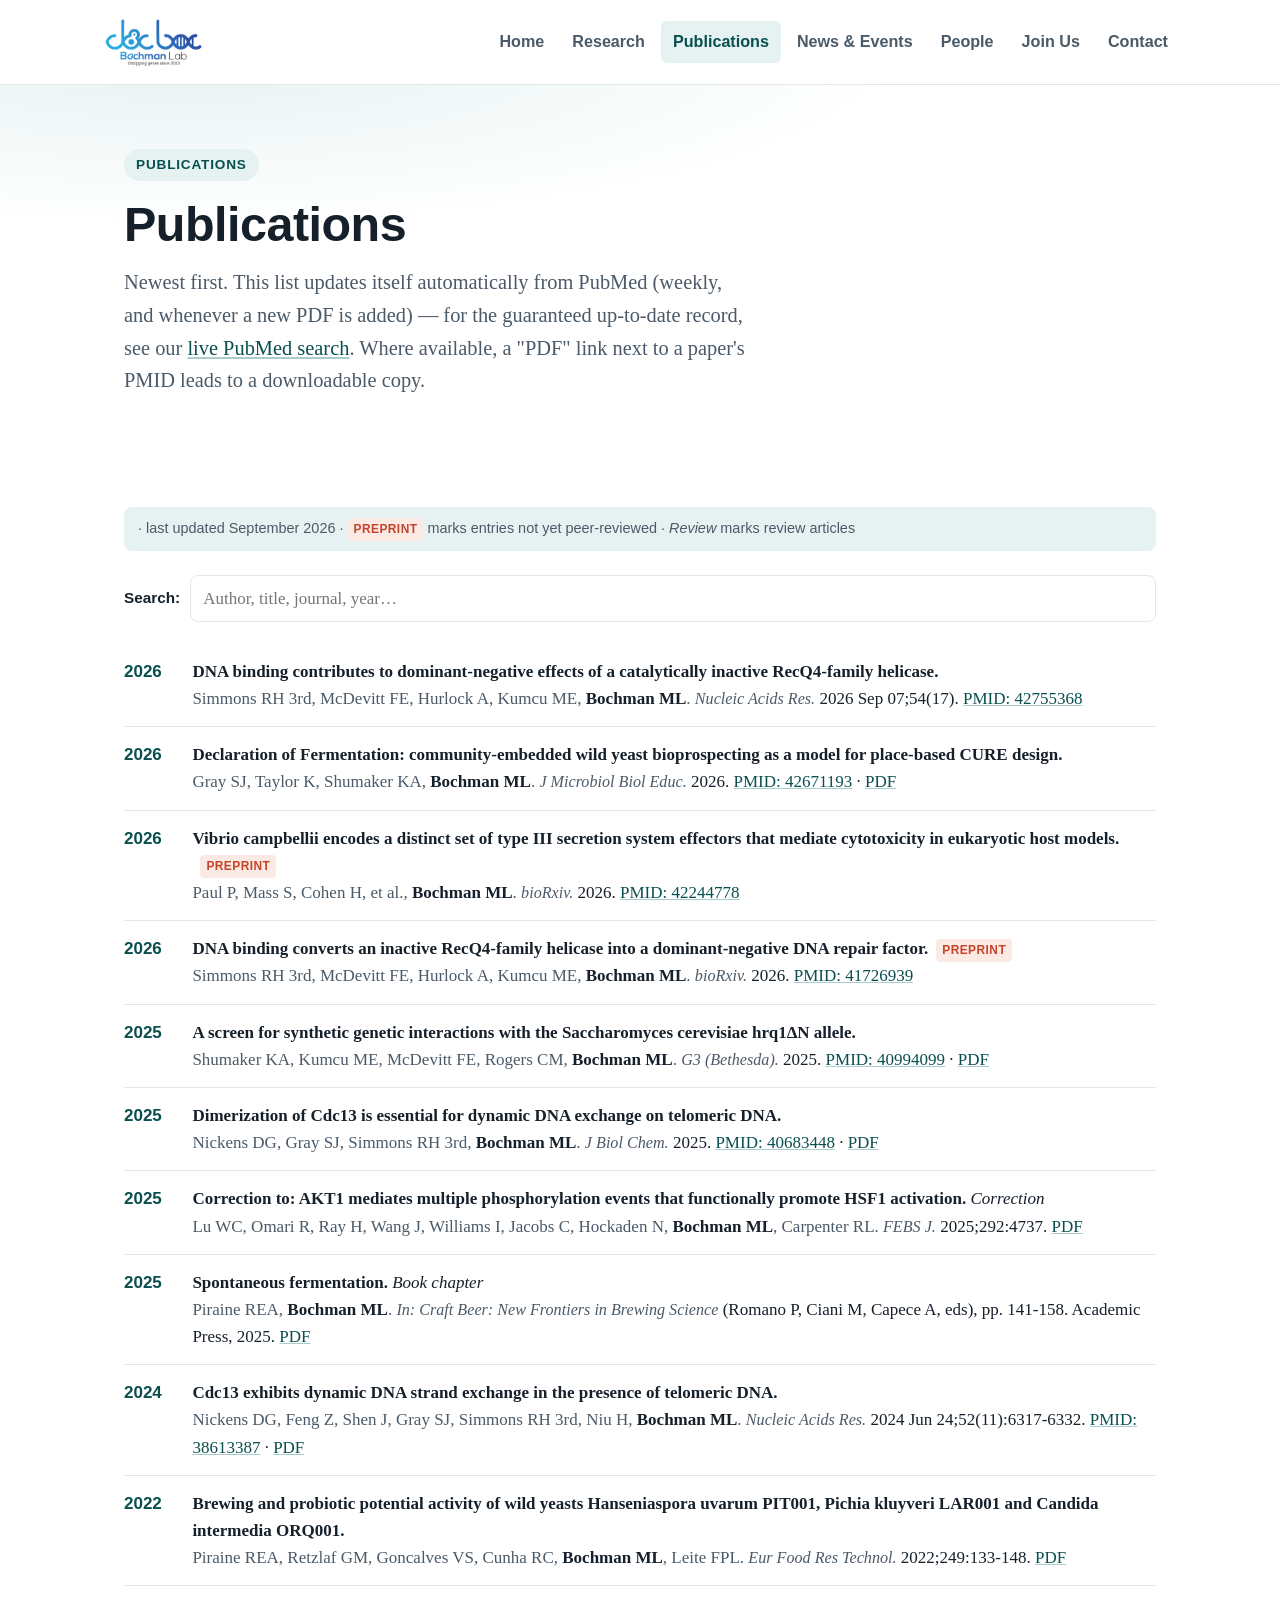
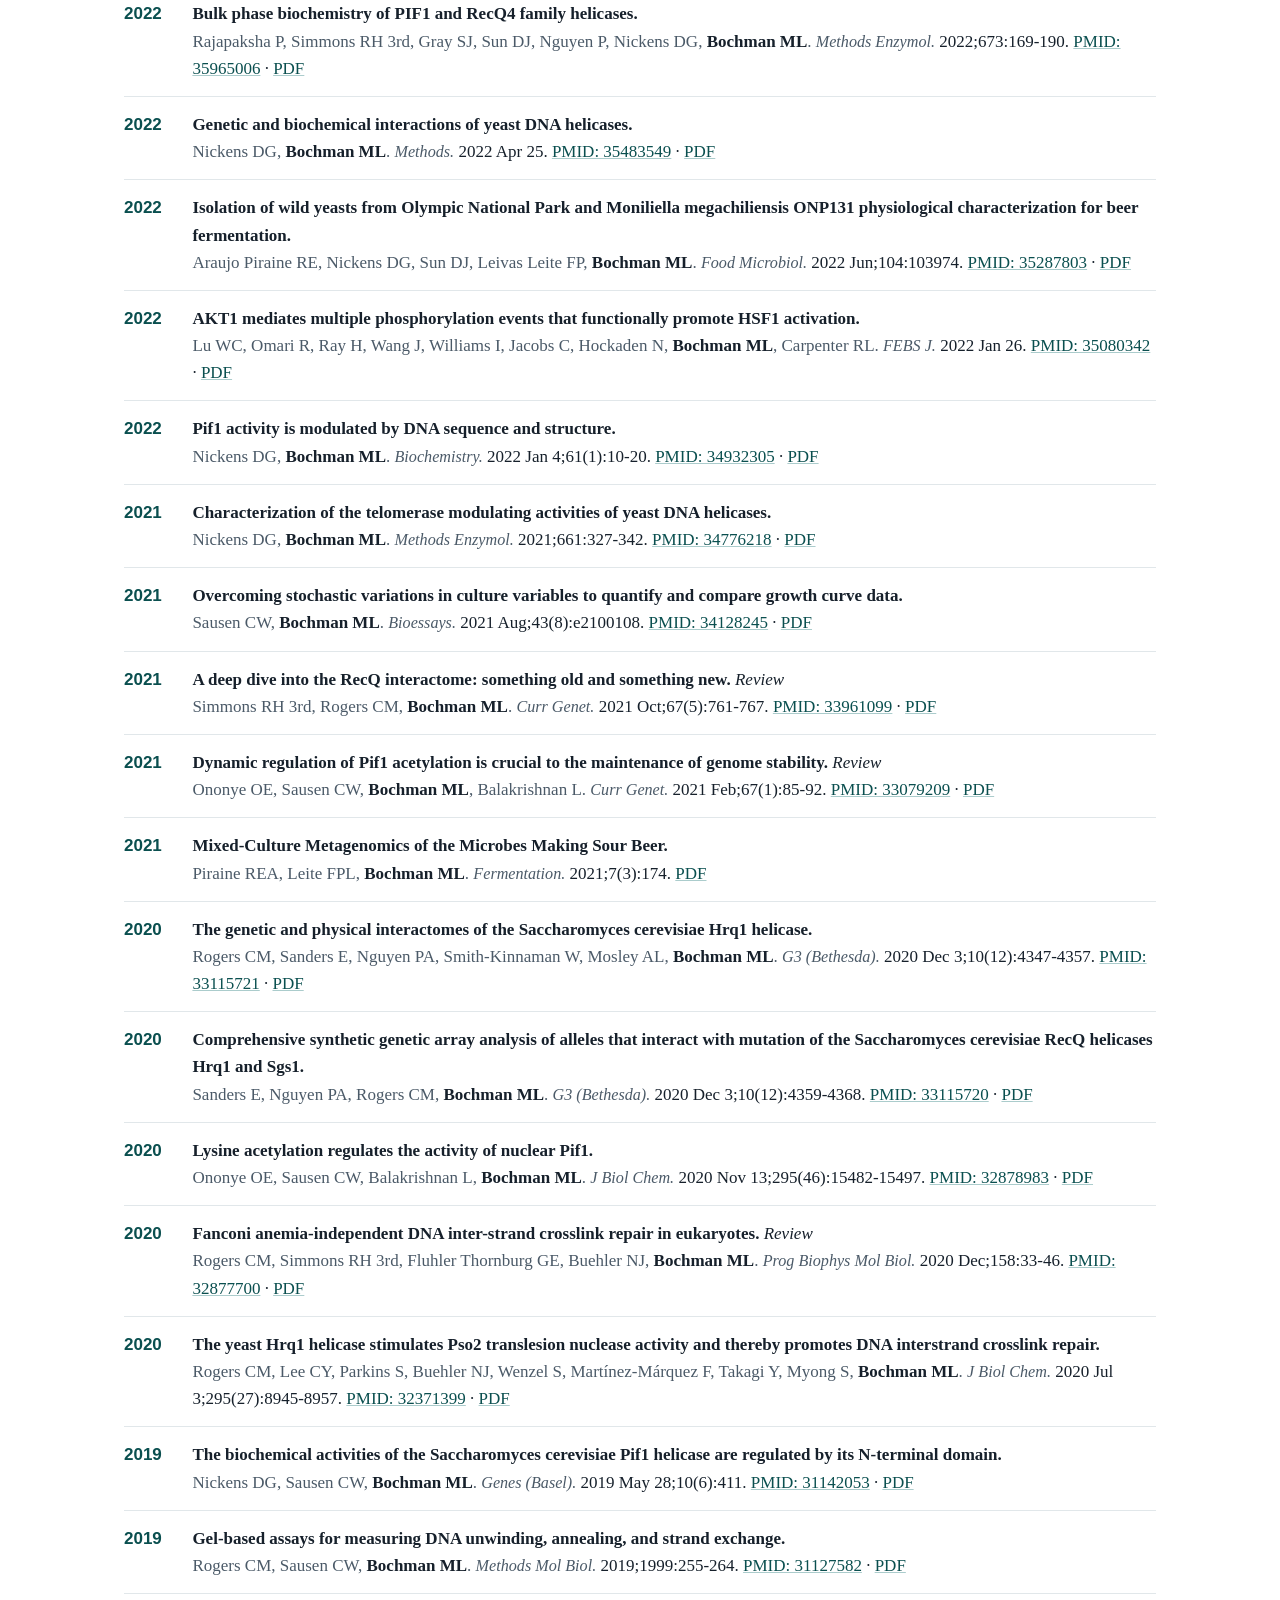
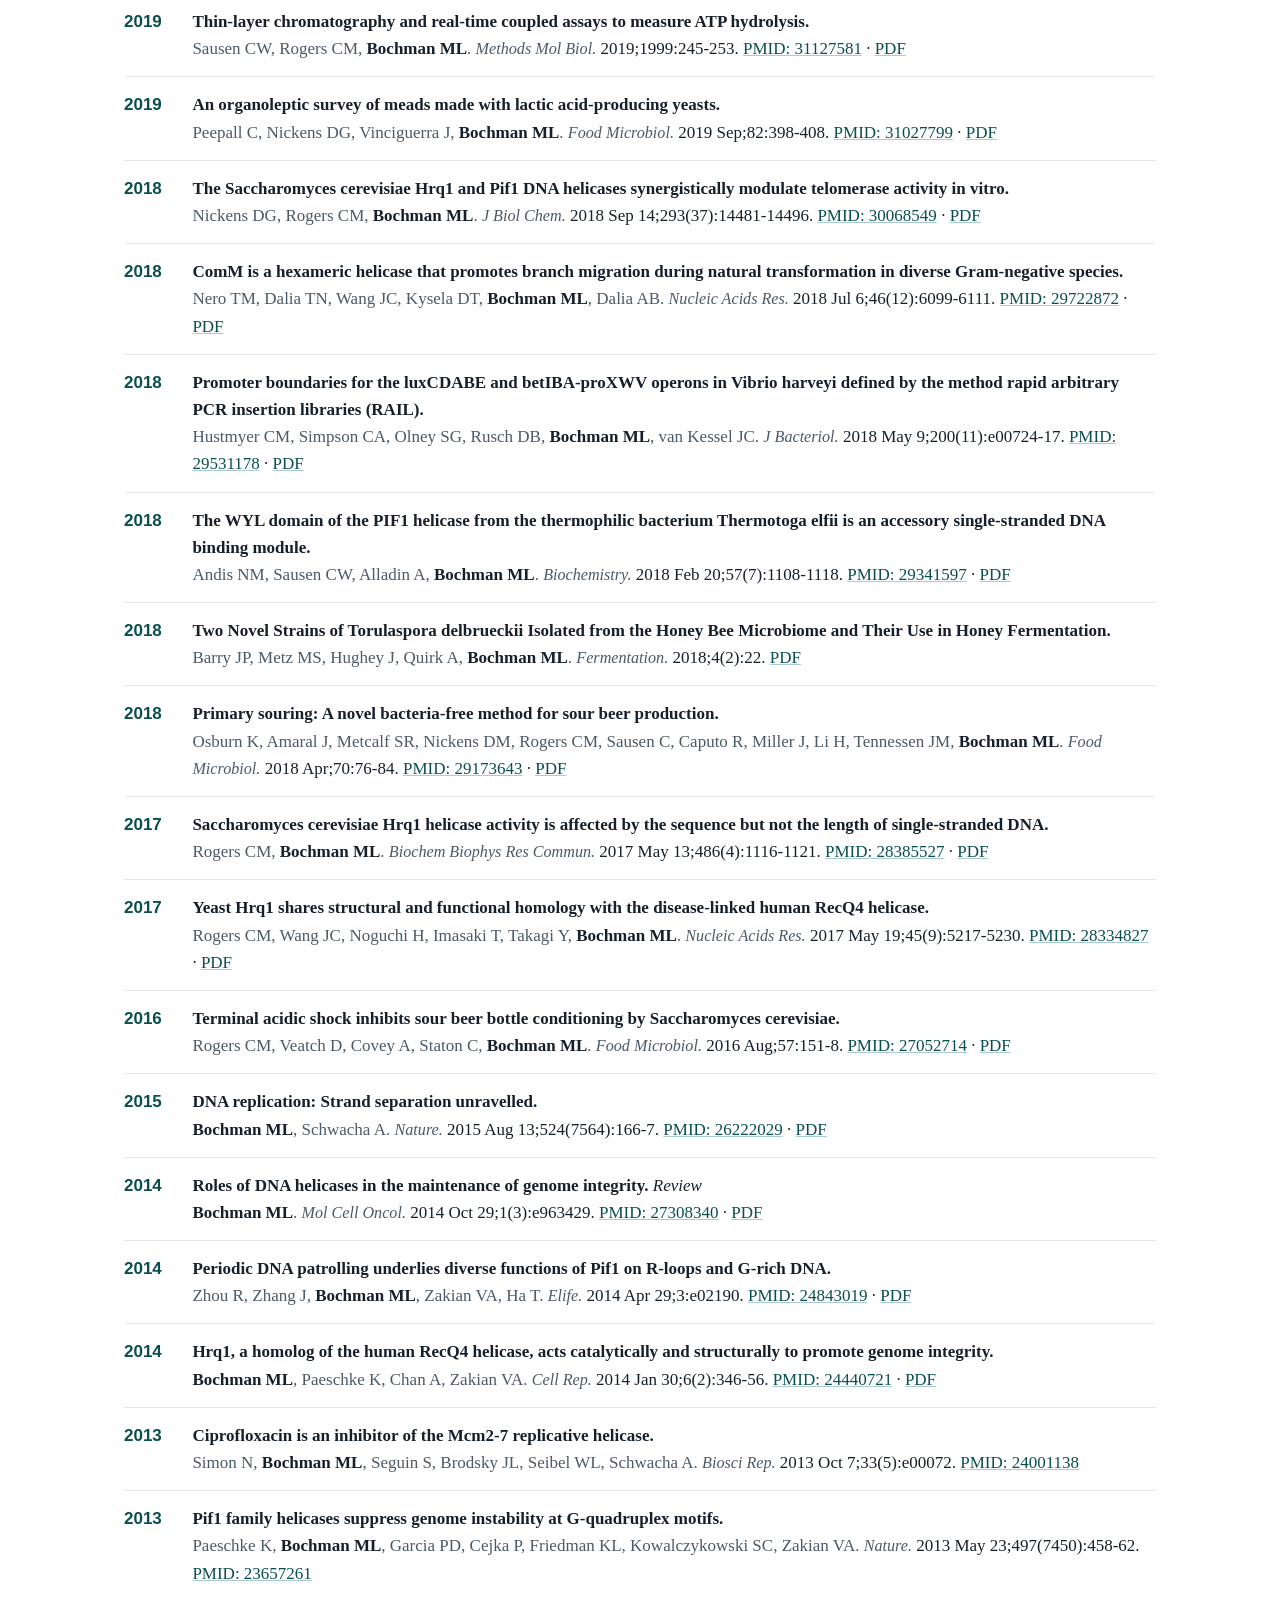
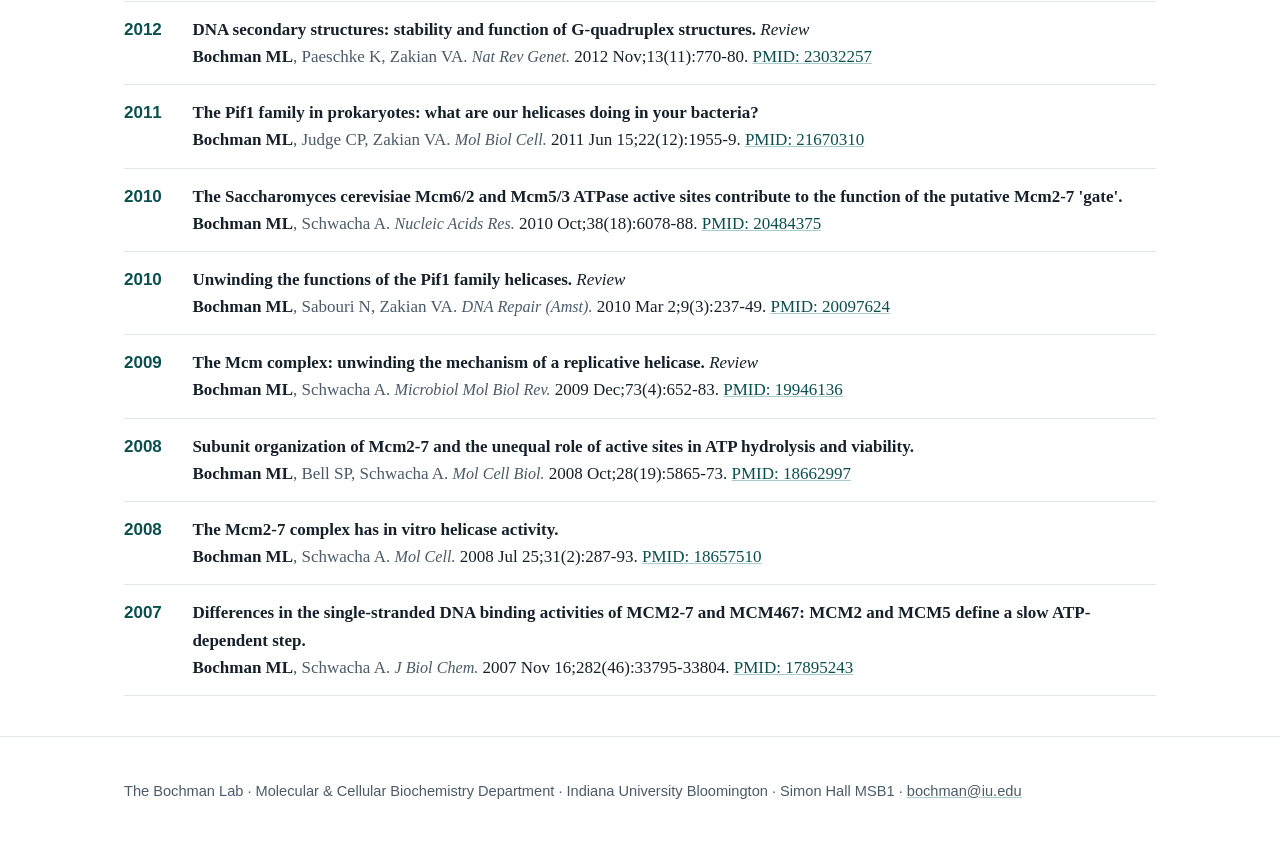
<file: publications.html>
<!DOCTYPE html>
<html lang="en">
<head>
<meta charset="UTF-8">
<meta name="viewport" content="width=device-width, initial-scale=1.0">
<title>Publications — The Bochman Lab</title>
<link rel="stylesheet" href="style.css">
</head>
<body>

<header class="site-header">
  <div class="wrap nav-row">
    <a class="brand" href="index.html"><img src="images/bochman-lab-logo.png" alt="Bochman Lab" class="brand-logo"></a>
    <nav class="primary" aria-label="Primary">
      <ul>
        <li><a href="index.html">Home</a></li>
        <li><a href="research.html">Research</a></li>
        <li><a href="publications.html" aria-current="page">Publications</a></li>
        <li><a href="news-events.html">News &amp; Events</a></li>
        <li><a href="people.html">People</a></li>
        <li><a href="join.html">Join Us</a></li>
        <li><a href="contact.html">Contact</a></li>
      </ul>
    </nav>
  </div>
</header>

<section class="hero">
  <div class="wrap">
    <span class="tag">Publications</span>
    <h1>Publications</h1>
    <p class="lede">Newest first. This list updates itself automatically from PubMed (weekly, and whenever a new PDF is added) — for the guaranteed up-to-date record, see our <a href="https://pubmed.ncbi.nlm.nih.gov/?term=bochman+ml&sort=date&size=50" target="_blank" rel="noopener">live PubMed search</a>. Where available, a "PDF" link next to a paper's PMID leads to a downloadable copy.</p>
  </div>
</section>

<section>
  <div class="wrap">
    <div class="pub-note" id="pub-count-wrap">
      <span id="pub-count"></span> &middot; last updated September 2026 &middot; <span class="badge" style="margin-left:0;">Preprint</span> marks entries not yet peer-reviewed &middot; <em>Review</em> marks review articles
    </div>
    <div class="pub-controls">
      <label for="pub-search" style="font-family:-apple-system,BlinkMacSystemFont,'Segoe UI',Helvetica,Arial,sans-serif; font-size:0.9rem; font-weight:600;">Search:</label>
      <input type="search" id="pub-search" placeholder="Author, title, journal, year…">
    </div>

    <ol class="pub-list" id="pub-list">

      <li data-pmid="42755368"><span class="yr">2026</span><div><b>DNA binding contributes to dominant-negative effects of a catalytically inactive RecQ4-family helicase.</b><br><span class="pub-authors">Simmons RH 3rd, McDevitt FE, Hurlock A, Kumcu ME, <b>Bochman ML</b>.</span> <span class="pub-journal">Nucleic Acids Res.</span> 2026 Sep 07;54(17). <a href="https://pubmed.ncbi.nlm.nih.gov/42755368/" target="_blank" rel="noopener">PMID: 42755368</a></div></li>

      <li data-pmid="42671193"><span class="yr">2026</span><div><b>Declaration of Fermentation: community-embedded wild yeast bioprospecting as a model for place-based CURE design.</b><br><span class="pub-authors">Gray SJ, Taylor K, Shumaker KA, <b>Bochman ML</b>.</span> <span class="pub-journal">J Microbiol Biol Educ.</span> 2026. <a href="https://pubmed.ncbi.nlm.nih.gov/42671193/" target="_blank" rel="noopener">PMID: 42671193</a> &middot; <a href="pdfs/42671193.pdf">PDF</a></div></li>

      <li data-pmid="42244778"><span class="yr">2026</span><div><b>Vibrio campbellii encodes a distinct set of type III secretion system effectors that mediate cytotoxicity in eukaryotic host models.</b><span class="badge">Preprint</span><br><span class="pub-authors">Paul P, Mass S, Cohen H, et al., <b>Bochman ML</b>.</span> <span class="pub-journal">bioRxiv.</span> 2026. <a href="https://pubmed.ncbi.nlm.nih.gov/42244778/" target="_blank" rel="noopener">PMID: 42244778</a></div></li>

      <li data-pmid="41726939"><span class="yr">2026</span><div><b>DNA binding converts an inactive RecQ4-family helicase into a dominant-negative DNA repair factor.</b><span class="badge">Preprint</span><br><span class="pub-authors">Simmons RH 3rd, McDevitt FE, Hurlock A, Kumcu ME, <b>Bochman ML</b>.</span> <span class="pub-journal">bioRxiv.</span> 2026. <a href="https://pubmed.ncbi.nlm.nih.gov/41726939/" target="_blank" rel="noopener">PMID: 41726939</a></div></li>

      <li data-pmid="40994099"><span class="yr">2025</span><div><b>A screen for synthetic genetic interactions with the Saccharomyces cerevisiae hrq1ΔN allele.</b><br><span class="pub-authors">Shumaker KA, Kumcu ME, McDevitt FE, Rogers CM, <b>Bochman ML</b>.</span> <span class="pub-journal">G3 (Bethesda).</span> 2025. <a href="https://pubmed.ncbi.nlm.nih.gov/40994099/" target="_blank" rel="noopener">PMID: 40994099</a> &middot; <a href="pdfs/40994099.pdf">PDF</a></div></li>

      <li data-pmid="40683448"><span class="yr">2025</span><div><b>Dimerization of Cdc13 is essential for dynamic DNA exchange on telomeric DNA.</b><br><span class="pub-authors">Nickens DG, Gray SJ, Simmons RH 3rd, <b>Bochman ML</b>.</span> <span class="pub-journal">J Biol Chem.</span> 2025. <a href="https://pubmed.ncbi.nlm.nih.gov/40683448/" target="_blank" rel="noopener">PMID: 40683448</a> &middot; <a href="pdfs/40683448.pdf">PDF</a></div></li>

      <li><span class="yr">2025</span><div><b>Correction to: AKT1 mediates multiple phosphorylation events that functionally promote HSF1 activation.</b> <em>Correction</em><br><span class="pub-authors">Lu WC, Omari R, Ray H, Wang J, Williams I, Jacobs C, Hockaden N, <b>Bochman ML</b>, Carpenter RL.</span> <span class="pub-journal">FEBS J.</span> 2025;292:4737. <a href="pdfs/akt1-hsf1-correction-2025.pdf">PDF</a></div></li>

      <li><span class="yr">2025</span><div><b>Spontaneous fermentation.</b> <em>Book chapter</em><br><span class="pub-authors">Piraine REA, <b>Bochman ML</b>.</span> <span class="pub-journal">In: Craft Beer: New Frontiers in Brewing Science</span> (Romano P, Ciani M, Capece A, eds), pp. 141-158. Academic Press, 2025. <a href="pdfs/piraine-bochman-spontaneous-fermentation-2025.pdf">PDF</a></div></li>

      <li data-pmid="38613387"><span class="yr">2024</span><div><b>Cdc13 exhibits dynamic DNA strand exchange in the presence of telomeric DNA.</b><br><span class="pub-authors">Nickens DG, Feng Z, Shen J, Gray SJ, Simmons RH 3rd, Niu H, <b>Bochman ML</b>.</span> <span class="pub-journal">Nucleic Acids Res.</span> 2024 Jun 24;52(11):6317-6332. <a href="https://pubmed.ncbi.nlm.nih.gov/38613387/" target="_blank" rel="noopener">PMID: 38613387</a> &middot; <a href="pdfs/38613387.pdf">PDF</a></div></li>

      <li><span class="yr">2022</span><div><b>Brewing and probiotic potential activity of wild yeasts Hanseniaspora uvarum PIT001, Pichia kluyveri LAR001 and Candida intermedia ORQ001.</b><br><span class="pub-authors">Piraine REA, Retzlaf GM, Goncalves VS, Cunha RC, <b>Bochman ML</b>, Leite FPL.</span> <span class="pub-journal">Eur Food Res Technol.</span> 2022;249:133-148. <a href="pdfs/piraine-hanseniaspora-2022.pdf">PDF</a></div></li>

      <li data-pmid="35965006"><span class="yr">2022</span><div><b>Bulk phase biochemistry of PIF1 and RecQ4 family helicases.</b><br><span class="pub-authors">Rajapaksha P, Simmons RH 3rd, Gray SJ, Sun DJ, Nguyen P, Nickens DG, <b>Bochman ML</b>.</span> <span class="pub-journal">Methods Enzymol.</span> 2022;673:169-190. <a href="https://pubmed.ncbi.nlm.nih.gov/35965006/" target="_blank" rel="noopener">PMID: 35965006</a> &middot; <a href="pdfs/35965006.pdf">PDF</a></div></li>

      <li data-pmid="35483549"><span class="yr">2022</span><div><b>Genetic and biochemical interactions of yeast DNA helicases.</b><br><span class="pub-authors">Nickens DG, <b>Bochman ML</b>.</span> <span class="pub-journal">Methods.</span> 2022 Apr 25. <a href="https://pubmed.ncbi.nlm.nih.gov/35483549/" target="_blank" rel="noopener">PMID: 35483549</a> &middot; <a href="pdfs/35483549.pdf">PDF</a></div></li>

      <li data-pmid="35287803"><span class="yr">2022</span><div><b>Isolation of wild yeasts from Olympic National Park and Moniliella megachiliensis ONP131 physiological characterization for beer fermentation.</b><br><span class="pub-authors">Araujo Piraine RE, Nickens DG, Sun DJ, Leivas Leite FP, <b>Bochman ML</b>.</span> <span class="pub-journal">Food Microbiol.</span> 2022 Jun;104:103974. <a href="https://pubmed.ncbi.nlm.nih.gov/35287803/" target="_blank" rel="noopener">PMID: 35287803</a> &middot; <a href="pdfs/35287803.pdf">PDF</a></div></li>

      <li data-pmid="35080342"><span class="yr">2022</span><div><b>AKT1 mediates multiple phosphorylation events that functionally promote HSF1 activation.</b><br><span class="pub-authors">Lu WC, Omari R, Ray H, Wang J, Williams I, Jacobs C, Hockaden N, <b>Bochman ML</b>, Carpenter RL.</span> <span class="pub-journal">FEBS J.</span> 2022 Jan 26. <a href="https://pubmed.ncbi.nlm.nih.gov/35080342/" target="_blank" rel="noopener">PMID: 35080342</a> &middot; <a href="pdfs/35080342.pdf">PDF</a></div></li>

      <li data-pmid="34932305"><span class="yr">2022</span><div><b>Pif1 activity is modulated by DNA sequence and structure.</b><br><span class="pub-authors">Nickens DG, <b>Bochman ML</b>.</span> <span class="pub-journal">Biochemistry.</span> 2022 Jan 4;61(1):10-20. <a href="https://pubmed.ncbi.nlm.nih.gov/34932305/" target="_blank" rel="noopener">PMID: 34932305</a> &middot; <a href="pdfs/34932305.pdf">PDF</a></div></li>

      <li data-pmid="34776218"><span class="yr">2021</span><div><b>Characterization of the telomerase modulating activities of yeast DNA helicases.</b><br><span class="pub-authors">Nickens DG, <b>Bochman ML</b>.</span> <span class="pub-journal">Methods Enzymol.</span> 2021;661:327-342. <a href="https://pubmed.ncbi.nlm.nih.gov/34776218/" target="_blank" rel="noopener">PMID: 34776218</a> &middot; <a href="pdfs/34776218.pdf">PDF</a></div></li>

      <li data-pmid="34128245"><span class="yr">2021</span><div><b>Overcoming stochastic variations in culture variables to quantify and compare growth curve data.</b><br><span class="pub-authors">Sausen CW, <b>Bochman ML</b>.</span> <span class="pub-journal">Bioessays.</span> 2021 Aug;43(8):e2100108. <a href="https://pubmed.ncbi.nlm.nih.gov/34128245/" target="_blank" rel="noopener">PMID: 34128245</a> &middot; <a href="pdfs/34128245.pdf">PDF</a></div></li>

      <li data-pmid="33961099"><span class="yr">2021</span><div><b>A deep dive into the RecQ interactome: something old and something new.</b> <em>Review</em><br><span class="pub-authors">Simmons RH 3rd, Rogers CM, <b>Bochman ML</b>.</span> <span class="pub-journal">Curr Genet.</span> 2021 Oct;67(5):761-767. <a href="https://pubmed.ncbi.nlm.nih.gov/33961099/" target="_blank" rel="noopener">PMID: 33961099</a> &middot; <a href="pdfs/33961099.pdf">PDF</a></div></li>

      <li data-pmid="33079209"><span class="yr">2021</span><div><b>Dynamic regulation of Pif1 acetylation is crucial to the maintenance of genome stability.</b> <em>Review</em><br><span class="pub-authors">Ononye OE, Sausen CW, <b>Bochman ML</b>, Balakrishnan L.</span> <span class="pub-journal">Curr Genet.</span> 2021 Feb;67(1):85-92. <a href="https://pubmed.ncbi.nlm.nih.gov/33079209/" target="_blank" rel="noopener">PMID: 33079209</a> &middot; <a href="pdfs/33079209.pdf">PDF</a></div></li>

      <li><span class="yr">2021</span><div><b>Mixed-Culture Metagenomics of the Microbes Making Sour Beer.</b><br><span class="pub-authors">Piraine REA, Leite FPL, <b>Bochman ML</b>.</span> <span class="pub-journal">Fermentation.</span> 2021;7(3):174. <a href="pdfs/piraine-sourbeer-metagenomics-2021.pdf">PDF</a></div></li>

      <li data-pmid="33115721"><span class="yr">2020</span><div><b>The genetic and physical interactomes of the Saccharomyces cerevisiae Hrq1 helicase.</b><br><span class="pub-authors">Rogers CM, Sanders E, Nguyen PA, Smith-Kinnaman W, Mosley AL, <b>Bochman ML</b>.</span> <span class="pub-journal">G3 (Bethesda).</span> 2020 Dec 3;10(12):4347-4357. <a href="https://pubmed.ncbi.nlm.nih.gov/33115721/" target="_blank" rel="noopener">PMID: 33115721</a> &middot; <a href="pdfs/33115721.pdf">PDF</a></div></li>

      <li data-pmid="33115720"><span class="yr">2020</span><div><b>Comprehensive synthetic genetic array analysis of alleles that interact with mutation of the Saccharomyces cerevisiae RecQ helicases Hrq1 and Sgs1.</b><br><span class="pub-authors">Sanders E, Nguyen PA, Rogers CM, <b>Bochman ML</b>.</span> <span class="pub-journal">G3 (Bethesda).</span> 2020 Dec 3;10(12):4359-4368. <a href="https://pubmed.ncbi.nlm.nih.gov/33115720/" target="_blank" rel="noopener">PMID: 33115720</a> &middot; <a href="pdfs/33115720.pdf">PDF</a></div></li>

      <li data-pmid="32878983"><span class="yr">2020</span><div><b>Lysine acetylation regulates the activity of nuclear Pif1.</b><br><span class="pub-authors">Ononye OE, Sausen CW, Balakrishnan L, <b>Bochman ML</b>.</span> <span class="pub-journal">J Biol Chem.</span> 2020 Nov 13;295(46):15482-15497. <a href="https://pubmed.ncbi.nlm.nih.gov/32878983/" target="_blank" rel="noopener">PMID: 32878983</a> &middot; <a href="pdfs/32878983.pdf">PDF</a></div></li>

      <li data-pmid="32877700"><span class="yr">2020</span><div><b>Fanconi anemia-independent DNA inter-strand crosslink repair in eukaryotes.</b> <em>Review</em><br><span class="pub-authors">Rogers CM, Simmons RH 3rd, Fluhler Thornburg GE, Buehler NJ, <b>Bochman ML</b>.</span> <span class="pub-journal">Prog Biophys Mol Biol.</span> 2020 Dec;158:33-46. <a href="https://pubmed.ncbi.nlm.nih.gov/32877700/" target="_blank" rel="noopener">PMID: 32877700</a> &middot; <a href="pdfs/32877700.pdf">PDF</a></div></li>

      <li data-pmid="32371399"><span class="yr">2020</span><div><b>The yeast Hrq1 helicase stimulates Pso2 translesion nuclease activity and thereby promotes DNA interstrand crosslink repair.</b><br><span class="pub-authors">Rogers CM, Lee CY, Parkins S, Buehler NJ, Wenzel S, Martínez-Márquez F, Takagi Y, Myong S, <b>Bochman ML</b>.</span> <span class="pub-journal">J Biol Chem.</span> 2020 Jul 3;295(27):8945-8957. <a href="https://pubmed.ncbi.nlm.nih.gov/32371399/" target="_blank" rel="noopener">PMID: 32371399</a> &middot; <a href="pdfs/32371399.pdf">PDF</a></div></li>

      <li data-pmid="31142053"><span class="yr">2019</span><div><b>The biochemical activities of the Saccharomyces cerevisiae Pif1 helicase are regulated by its N-terminal domain.</b><br><span class="pub-authors">Nickens DG, Sausen CW, <b>Bochman ML</b>.</span> <span class="pub-journal">Genes (Basel).</span> 2019 May 28;10(6):411. <a href="https://pubmed.ncbi.nlm.nih.gov/31142053/" target="_blank" rel="noopener">PMID: 31142053</a> &middot; <a href="pdfs/31142053.pdf">PDF</a></div></li>

      <li data-pmid="31127582"><span class="yr">2019</span><div><b>Gel-based assays for measuring DNA unwinding, annealing, and strand exchange.</b><br><span class="pub-authors">Rogers CM, Sausen CW, <b>Bochman ML</b>.</span> <span class="pub-journal">Methods Mol Biol.</span> 2019;1999:255-264. <a href="https://pubmed.ncbi.nlm.nih.gov/31127582/" target="_blank" rel="noopener">PMID: 31127582</a> &middot; <a href="pdfs/31127582.pdf">PDF</a></div></li>

      <li data-pmid="31127581"><span class="yr">2019</span><div><b>Thin-layer chromatography and real-time coupled assays to measure ATP hydrolysis.</b><br><span class="pub-authors">Sausen CW, Rogers CM, <b>Bochman ML</b>.</span> <span class="pub-journal">Methods Mol Biol.</span> 2019;1999:245-253. <a href="https://pubmed.ncbi.nlm.nih.gov/31127581/" target="_blank" rel="noopener">PMID: 31127581</a> &middot; <a href="pdfs/31127581.pdf">PDF</a></div></li>

      <li data-pmid="31027799"><span class="yr">2019</span><div><b>An organoleptic survey of meads made with lactic acid-producing yeasts.</b><br><span class="pub-authors">Peepall C, Nickens DG, Vinciguerra J, <b>Bochman ML</b>.</span> <span class="pub-journal">Food Microbiol.</span> 2019 Sep;82:398-408. <a href="https://pubmed.ncbi.nlm.nih.gov/31027799/" target="_blank" rel="noopener">PMID: 31027799</a> &middot; <a href="pdfs/31027799.pdf">PDF</a></div></li>

      <li data-pmid="30068549"><span class="yr">2018</span><div><b>The Saccharomyces cerevisiae Hrq1 and Pif1 DNA helicases synergistically modulate telomerase activity in vitro.</b><br><span class="pub-authors">Nickens DG, Rogers CM, <b>Bochman ML</b>.</span> <span class="pub-journal">J Biol Chem.</span> 2018 Sep 14;293(37):14481-14496. <a href="https://pubmed.ncbi.nlm.nih.gov/30068549/" target="_blank" rel="noopener">PMID: 30068549</a> &middot; <a href="pdfs/30068549.pdf">PDF</a></div></li>

      <li data-pmid="29722872"><span class="yr">2018</span><div><b>ComM is a hexameric helicase that promotes branch migration during natural transformation in diverse Gram-negative species.</b><br><span class="pub-authors">Nero TM, Dalia TN, Wang JC, Kysela DT, <b>Bochman ML</b>, Dalia AB.</span> <span class="pub-journal">Nucleic Acids Res.</span> 2018 Jul 6;46(12):6099-6111. <a href="https://pubmed.ncbi.nlm.nih.gov/29722872/" target="_blank" rel="noopener">PMID: 29722872</a> &middot; <a href="pdfs/29722872.pdf">PDF</a></div></li>

      <li data-pmid="29531178"><span class="yr">2018</span><div><b>Promoter boundaries for the luxCDABE and betIBA-proXWV operons in Vibrio harveyi defined by the method rapid arbitrary PCR insertion libraries (RAIL).</b><br><span class="pub-authors">Hustmyer CM, Simpson CA, Olney SG, Rusch DB, <b>Bochman ML</b>, van Kessel JC.</span> <span class="pub-journal">J Bacteriol.</span> 2018 May 9;200(11):e00724-17. <a href="https://pubmed.ncbi.nlm.nih.gov/29531178/" target="_blank" rel="noopener">PMID: 29531178</a> &middot; <a href="pdfs/29531178.pdf">PDF</a></div></li>

      <li data-pmid="29341597"><span class="yr">2018</span><div><b>The WYL domain of the PIF1 helicase from the thermophilic bacterium Thermotoga elfii is an accessory single-stranded DNA binding module.</b><br><span class="pub-authors">Andis NM, Sausen CW, Alladin A, <b>Bochman ML</b>.</span> <span class="pub-journal">Biochemistry.</span> 2018 Feb 20;57(7):1108-1118. <a href="https://pubmed.ncbi.nlm.nih.gov/29341597/" target="_blank" rel="noopener">PMID: 29341597</a> &middot; <a href="pdfs/29341597.pdf">PDF</a></div></li>

      <li><span class="yr">2018</span><div><b>Two Novel Strains of Torulaspora delbrueckii Isolated from the Honey Bee Microbiome and Their Use in Honey Fermentation.</b><br><span class="pub-authors">Barry JP, Metz MS, Hughey J, Quirk A, <b>Bochman ML</b>.</span> <span class="pub-journal">Fermentation.</span> 2018;4(2):22. <a href="pdfs/barry-metz-honeybee-fermentation-2018.pdf">PDF</a></div></li>

      <li data-pmid="29173643"><span class="yr">2018</span><div><b>Primary souring: A novel bacteria-free method for sour beer production.</b><br><span class="pub-authors">Osburn K, Amaral J, Metcalf SR, Nickens DM, Rogers CM, Sausen C, Caputo R, Miller J, Li H, Tennessen JM, <b>Bochman ML</b>.</span> <span class="pub-journal">Food Microbiol.</span> 2018 Apr;70:76-84. <a href="https://pubmed.ncbi.nlm.nih.gov/29173643/" target="_blank" rel="noopener">PMID: 29173643</a> &middot; <a href="pdfs/29173643.pdf">PDF</a></div></li>

      <li data-pmid="28385527"><span class="yr">2017</span><div><b>Saccharomyces cerevisiae Hrq1 helicase activity is affected by the sequence but not the length of single-stranded DNA.</b><br><span class="pub-authors">Rogers CM, <b>Bochman ML</b>.</span> <span class="pub-journal">Biochem Biophys Res Commun.</span> 2017 May 13;486(4):1116-1121. <a href="https://pubmed.ncbi.nlm.nih.gov/28385527/" target="_blank" rel="noopener">PMID: 28385527</a> &middot; <a href="pdfs/28385527.pdf">PDF</a></div></li>

      <li data-pmid="28334827"><span class="yr">2017</span><div><b>Yeast Hrq1 shares structural and functional homology with the disease-linked human RecQ4 helicase.</b><br><span class="pub-authors">Rogers CM, Wang JC, Noguchi H, Imasaki T, Takagi Y, <b>Bochman ML</b>.</span> <span class="pub-journal">Nucleic Acids Res.</span> 2017 May 19;45(9):5217-5230. <a href="https://pubmed.ncbi.nlm.nih.gov/28334827/" target="_blank" rel="noopener">PMID: 28334827</a> &middot; <a href="pdfs/28334827.pdf">PDF</a></div></li>

      <li data-pmid="27052714"><span class="yr">2016</span><div><b>Terminal acidic shock inhibits sour beer bottle conditioning by Saccharomyces cerevisiae.</b><br><span class="pub-authors">Rogers CM, Veatch D, Covey A, Staton C, <b>Bochman ML</b>.</span> <span class="pub-journal">Food Microbiol.</span> 2016 Aug;57:151-8. <a href="https://pubmed.ncbi.nlm.nih.gov/27052714/" target="_blank" rel="noopener">PMID: 27052714</a> &middot; <a href="pdfs/27052714.pdf">PDF</a></div></li>

      <li data-pmid="26222029"><span class="yr">2015</span><div><b>DNA replication: Strand separation unravelled.</b><br><span class="pub-authors"><b>Bochman ML</b>, Schwacha A.</span> <span class="pub-journal">Nature.</span> 2015 Aug 13;524(7564):166-7. <a href="https://pubmed.ncbi.nlm.nih.gov/26222029/" target="_blank" rel="noopener">PMID: 26222029</a> &middot; <a href="pdfs/26222029.pdf">PDF</a></div></li>

      <li data-pmid="27308340"><span class="yr">2014</span><div><b>Roles of DNA helicases in the maintenance of genome integrity.</b> <em>Review</em><br><span class="pub-authors"><b>Bochman ML</b>.</span> <span class="pub-journal">Mol Cell Oncol.</span> 2014 Oct 29;1(3):e963429. <a href="https://pubmed.ncbi.nlm.nih.gov/27308340/" target="_blank" rel="noopener">PMID: 27308340</a> &middot; <a href="pdfs/27308340.pdf">PDF</a></div></li>

      <li data-pmid="24843019"><span class="yr">2014</span><div><b>Periodic DNA patrolling underlies diverse functions of Pif1 on R-loops and G-rich DNA.</b><br><span class="pub-authors">Zhou R, Zhang J, <b>Bochman ML</b>, Zakian VA, Ha T.</span> <span class="pub-journal">Elife.</span> 2014 Apr 29;3:e02190. <a href="https://pubmed.ncbi.nlm.nih.gov/24843019/" target="_blank" rel="noopener">PMID: 24843019</a> &middot; <a href="pdfs/24843019.pdf">PDF</a></div></li>

      <li data-pmid="24440721"><span class="yr">2014</span><div><b>Hrq1, a homolog of the human RecQ4 helicase, acts catalytically and structurally to promote genome integrity.</b><br><span class="pub-authors"><b>Bochman ML</b>, Paeschke K, Chan A, Zakian VA.</span> <span class="pub-journal">Cell Rep.</span> 2014 Jan 30;6(2):346-56. <a href="https://pubmed.ncbi.nlm.nih.gov/24440721/" target="_blank" rel="noopener">PMID: 24440721</a> &middot; <a href="pdfs/24440721.pdf">PDF</a></div></li>

      <li data-pmid="24001138"><span class="yr">2013</span><div><b>Ciprofloxacin is an inhibitor of the Mcm2-7 replicative helicase.</b><br><span class="pub-authors">Simon N, <b>Bochman ML</b>, Seguin S, Brodsky JL, Seibel WL, Schwacha A.</span> <span class="pub-journal">Biosci Rep.</span> 2013 Oct 7;33(5):e00072. <a href="https://pubmed.ncbi.nlm.nih.gov/24001138/" target="_blank" rel="noopener">PMID: 24001138</a></div></li>

      <li data-pmid="23657261"><span class="yr">2013</span><div><b>Pif1 family helicases suppress genome instability at G-quadruplex motifs.</b><br><span class="pub-authors">Paeschke K, <b>Bochman ML</b>, Garcia PD, Cejka P, Friedman KL, Kowalczykowski SC, Zakian VA.</span> <span class="pub-journal">Nature.</span> 2013 May 23;497(7450):458-62. <a href="https://pubmed.ncbi.nlm.nih.gov/23657261/" target="_blank" rel="noopener">PMID: 23657261</a></div></li>

      <li data-pmid="23032257"><span class="yr">2012</span><div><b>DNA secondary structures: stability and function of G-quadruplex structures.</b> <em>Review</em><br><span class="pub-authors"><b>Bochman ML</b>, Paeschke K, Zakian VA.</span> <span class="pub-journal">Nat Rev Genet.</span> 2012 Nov;13(11):770-80. <a href="https://pubmed.ncbi.nlm.nih.gov/23032257/" target="_blank" rel="noopener">PMID: 23032257</a></div></li>

      <li data-pmid="21670310"><span class="yr">2011</span><div><b>The Pif1 family in prokaryotes: what are our helicases doing in your bacteria?</b><br><span class="pub-authors"><b>Bochman ML</b>, Judge CP, Zakian VA.</span> <span class="pub-journal">Mol Biol Cell.</span> 2011 Jun 15;22(12):1955-9. <a href="https://pubmed.ncbi.nlm.nih.gov/21670310/" target="_blank" rel="noopener">PMID: 21670310</a></div></li>

      <li data-pmid="20484375"><span class="yr">2010</span><div><b>The Saccharomyces cerevisiae Mcm6/2 and Mcm5/3 ATPase active sites contribute to the function of the putative Mcm2-7 'gate'.</b><br><span class="pub-authors"><b>Bochman ML</b>, Schwacha A.</span> <span class="pub-journal">Nucleic Acids Res.</span> 2010 Oct;38(18):6078-88. <a href="https://pubmed.ncbi.nlm.nih.gov/20484375/" target="_blank" rel="noopener">PMID: 20484375</a></div></li>

      <li data-pmid="20097624"><span class="yr">2010</span><div><b>Unwinding the functions of the Pif1 family helicases.</b> <em>Review</em><br><span class="pub-authors"><b>Bochman ML</b>, Sabouri N, Zakian VA.</span> <span class="pub-journal">DNA Repair (Amst).</span> 2010 Mar 2;9(3):237-49. <a href="https://pubmed.ncbi.nlm.nih.gov/20097624/" target="_blank" rel="noopener">PMID: 20097624</a></div></li>

      <li data-pmid="19946136"><span class="yr">2009</span><div><b>The Mcm complex: unwinding the mechanism of a replicative helicase.</b> <em>Review</em><br><span class="pub-authors"><b>Bochman ML</b>, Schwacha A.</span> <span class="pub-journal">Microbiol Mol Biol Rev.</span> 2009 Dec;73(4):652-83. <a href="https://pubmed.ncbi.nlm.nih.gov/19946136/" target="_blank" rel="noopener">PMID: 19946136</a></div></li>

      <li data-pmid="18662997"><span class="yr">2008</span><div><b>Subunit organization of Mcm2-7 and the unequal role of active sites in ATP hydrolysis and viability.</b><br><span class="pub-authors"><b>Bochman ML</b>, Bell SP, Schwacha A.</span> <span class="pub-journal">Mol Cell Biol.</span> 2008 Oct;28(19):5865-73. <a href="https://pubmed.ncbi.nlm.nih.gov/18662997/" target="_blank" rel="noopener">PMID: 18662997</a></div></li>

      <li data-pmid="18657510"><span class="yr">2008</span><div><b>The Mcm2-7 complex has in vitro helicase activity.</b><br><span class="pub-authors"><b>Bochman ML</b>, Schwacha A.</span> <span class="pub-journal">Mol Cell.</span> 2008 Jul 25;31(2):287-93. <a href="https://pubmed.ncbi.nlm.nih.gov/18657510/" target="_blank" rel="noopener">PMID: 18657510</a></div></li>

      <li data-pmid="17895243"><span class="yr">2007</span><div><b>Differences in the single-stranded DNA binding activities of MCM2-7 and MCM467: MCM2 and MCM5 define a slow ATP-dependent step.</b><br><span class="pub-authors"><b>Bochman ML</b>, Schwacha A.</span> <span class="pub-journal">J Biol Chem.</span> 2007 Nov 16;282(46):33795-33804. <a href="https://pubmed.ncbi.nlm.nih.gov/17895243/" target="_blank" rel="noopener">PMID: 17895243</a></div></li>

    </ol>
  </div>
</section>

<footer class="site-footer">
  <div class="wrap">
    <p>The Bochman Lab &middot; Molecular &amp; Cellular Biochemistry Department &middot; Indiana University Bloomington &middot; Simon Hall MSB1 &middot; <a href="mailto:bochman@iu.edu">bochman@iu.edu</a></p>
  </div>
</footer>

<script src="main.js"></script>
</body>
</html>
</file>
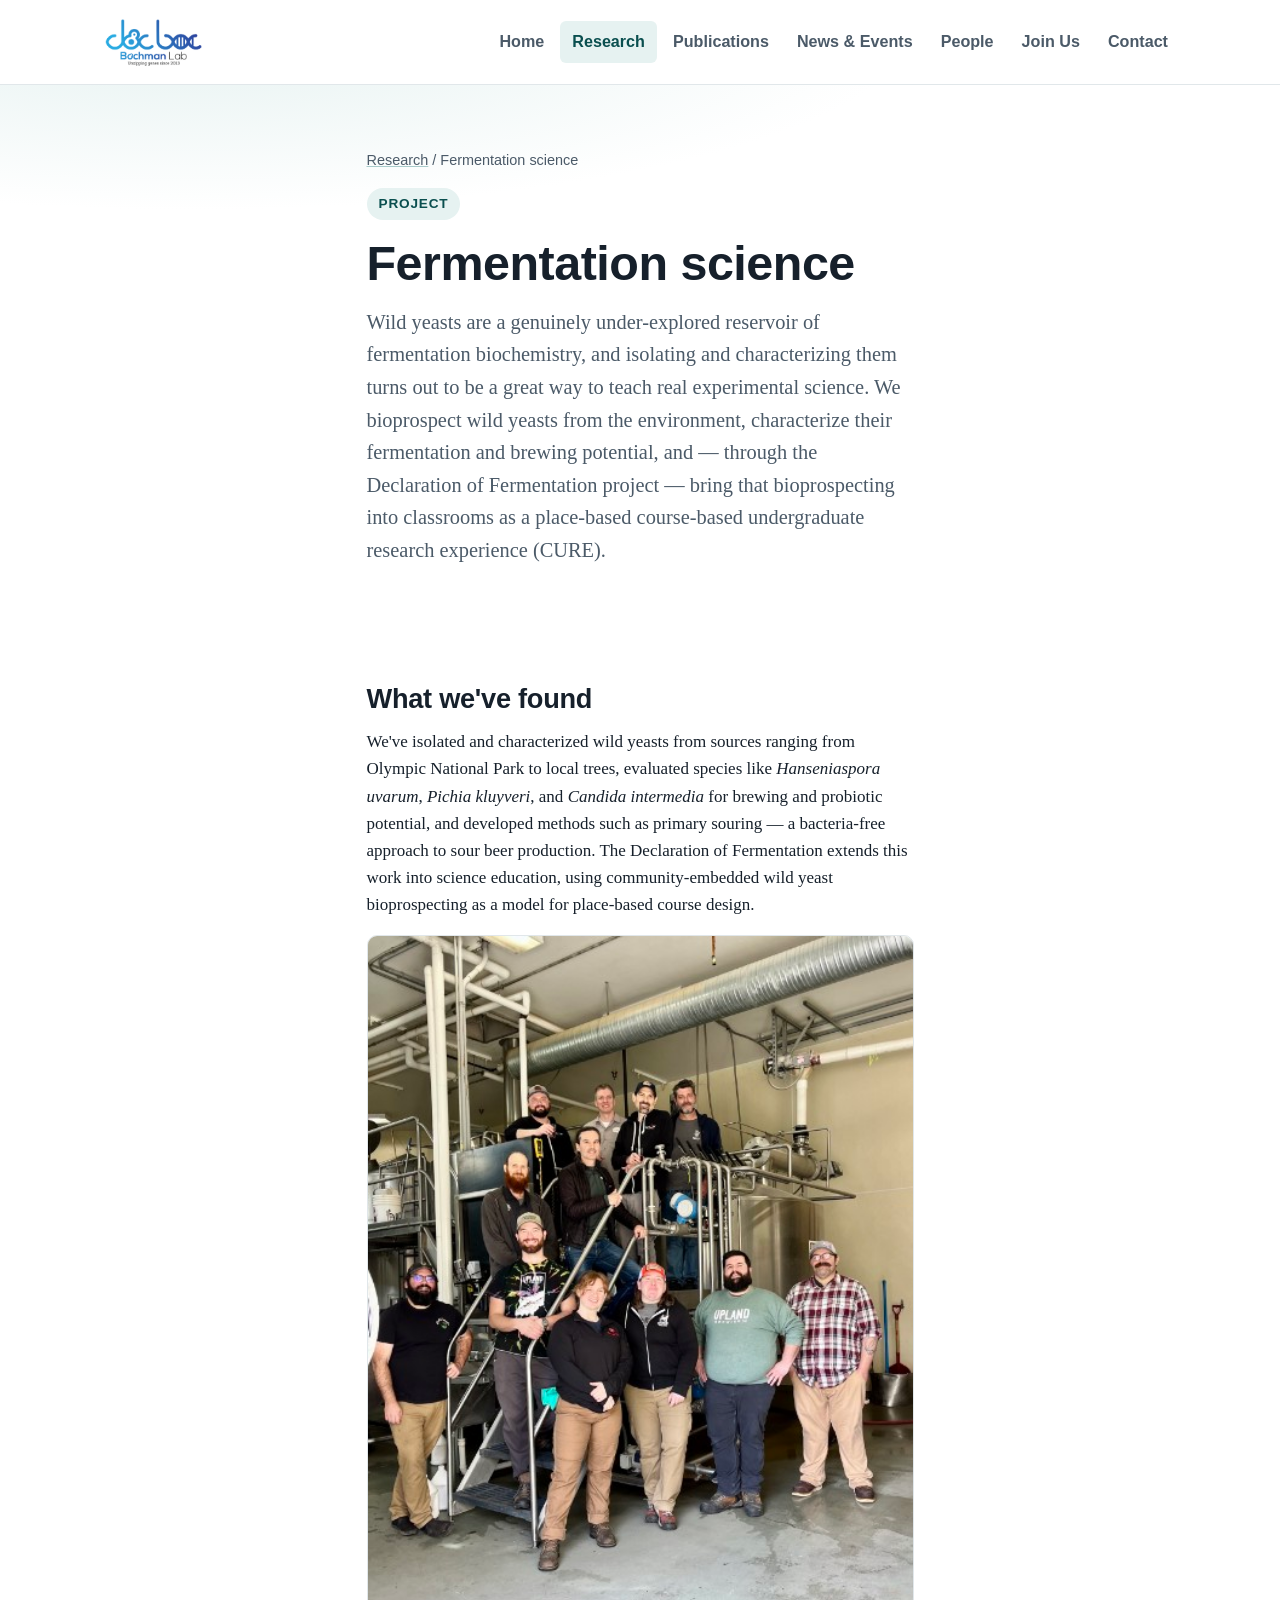
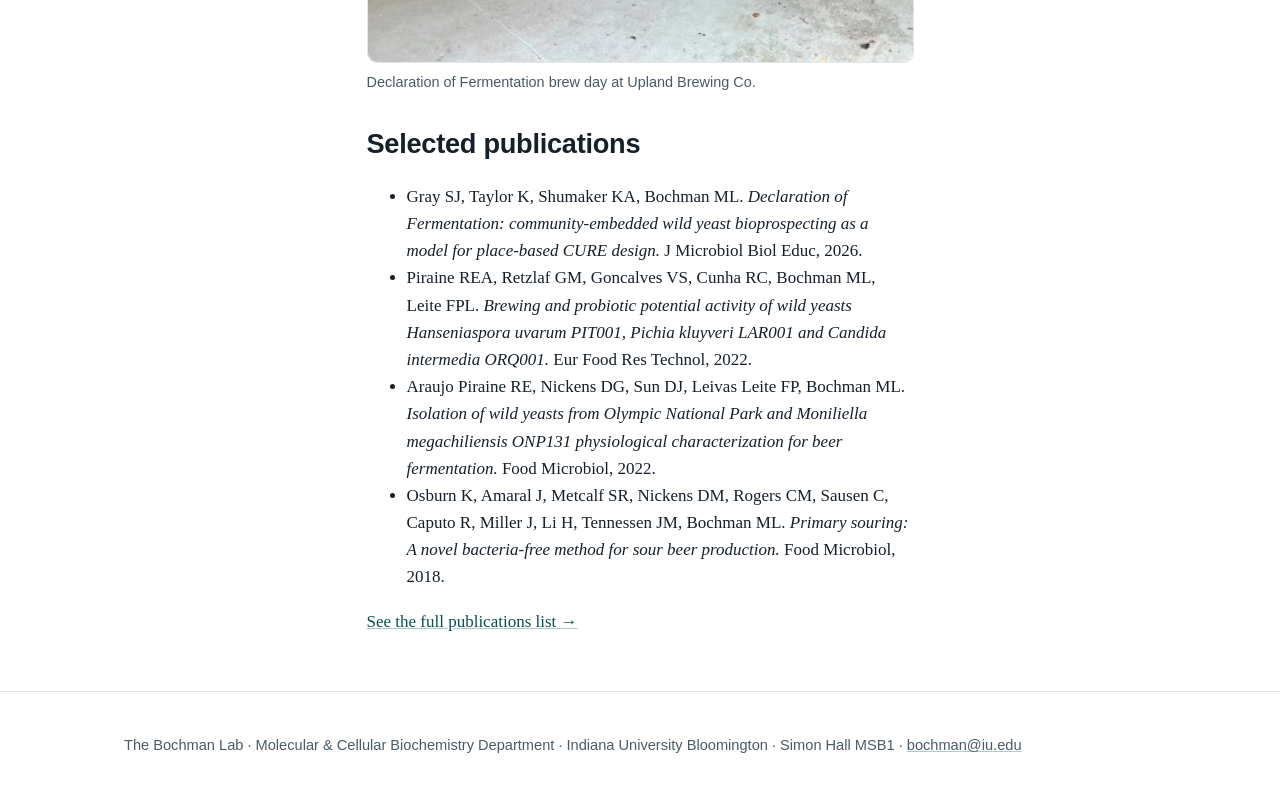
<file: research-fermentation.html>
<!DOCTYPE html>
<html lang="en">
<head>
<meta charset="UTF-8">
<meta name="viewport" content="width=device-width, initial-scale=1.0">
<title>Fermentation Science — The Bochman Lab</title>
<link rel="stylesheet" href="style.css">
</head>
<body>

<header class="site-header">
  <div class="wrap nav-row">
    <a class="brand" href="index.html"><img src="images/bochman-lab-logo.png" alt="Bochman Lab" class="brand-logo"></a>
    <nav class="primary" aria-label="Primary">
      <ul>
        <li><a href="index.html">Home</a></li>
        <li><a href="research.html" aria-current="page">Research</a></li>
        <li><a href="publications.html">Publications</a></li>
        <li><a href="news-events.html">News &amp; Events</a></li>
        <li><a href="people.html">People</a></li>
        <li><a href="join.html">Join Us</a></li>
        <li><a href="contact.html">Contact</a></li>
      </ul>
    </nav>
  </div>
</header>

<section class="hero">
  <div class="wrap prose">
    <p class="breadcrumb"><a href="research.html">Research</a> / Fermentation science</p>
    <span class="tag">Project</span>
    <h1>Fermentation science</h1>
    <p class="lede">Wild yeasts are a genuinely under-explored reservoir of fermentation biochemistry, and isolating and characterizing them turns out to be a great way to teach real experimental science. We bioprospect wild yeasts from the environment, characterize their fermentation and brewing potential, and — through the Declaration of Fermentation project — bring that bioprospecting into classrooms as a place-based course-based undergraduate research experience (CURE).</p>
  </div>
</section>

<section>
  <div class="wrap prose">
    <h2>What we've found</h2>
    <p>We've isolated and characterized wild yeasts from sources ranging from Olympic National Park to local trees, evaluated species like <em>Hanseniaspora uvarum</em>, <em>Pichia kluyveri</em>, and <em>Candida intermedia</em> for brewing and probiotic potential, and developed methods such as primary souring — a bacteria-free approach to sour beer production. The Declaration of Fermentation extends this work into science education, using community-embedded wild yeast bioprospecting as a model for place-based course design.</p>
    <figure class="photo-figure">
      <img src="images/dof-brew-day.jpg" alt="The Bochman Lab and collaborators on a Declaration of Fermentation brew day at Upland Brewing Co." loading="lazy">
      <figcaption>Declaration of Fermentation brew day at Upland Brewing Co.</figcaption>
    </figure>
    <h2>Selected publications</h2>
    <ul>
      <li>Gray SJ, Taylor K, Shumaker KA, Bochman ML. <em>Declaration of Fermentation: community-embedded wild yeast bioprospecting as a model for place-based CURE design.</em> J Microbiol Biol Educ, 2026.</li>
      <li>Piraine REA, Retzlaf GM, Goncalves VS, Cunha RC, Bochman ML, Leite FPL. <em>Brewing and probiotic potential activity of wild yeasts Hanseniaspora uvarum PIT001, Pichia kluyveri LAR001 and Candida intermedia ORQ001.</em> Eur Food Res Technol, 2022.</li>
      <li>Araujo Piraine RE, Nickens DG, Sun DJ, Leivas Leite FP, Bochman ML. <em>Isolation of wild yeasts from Olympic National Park and Moniliella megachiliensis ONP131 physiological characterization for beer fermentation.</em> Food Microbiol, 2022.</li>
      <li>Osburn K, Amaral J, Metcalf SR, Nickens DM, Rogers CM, Sausen C, Caputo R, Miller J, Li H, Tennessen JM, Bochman ML. <em>Primary souring: A novel bacteria-free method for sour beer production.</em> Food Microbiol, 2018.</li>
    </ul>
    <p><a href="publications.html">See the full publications list →</a></p>
  </div>
</section>

<footer class="site-footer">
  <div class="wrap">
    <p>The Bochman Lab &middot; Molecular &amp; Cellular Biochemistry Department &middot; Indiana University Bloomington &middot; Simon Hall MSB1 &middot; <a href="mailto:bochman@iu.edu">bochman@iu.edu</a></p>
  </div>
</footer>

<script src="main.js"></script>
</body>
</html>
</file>
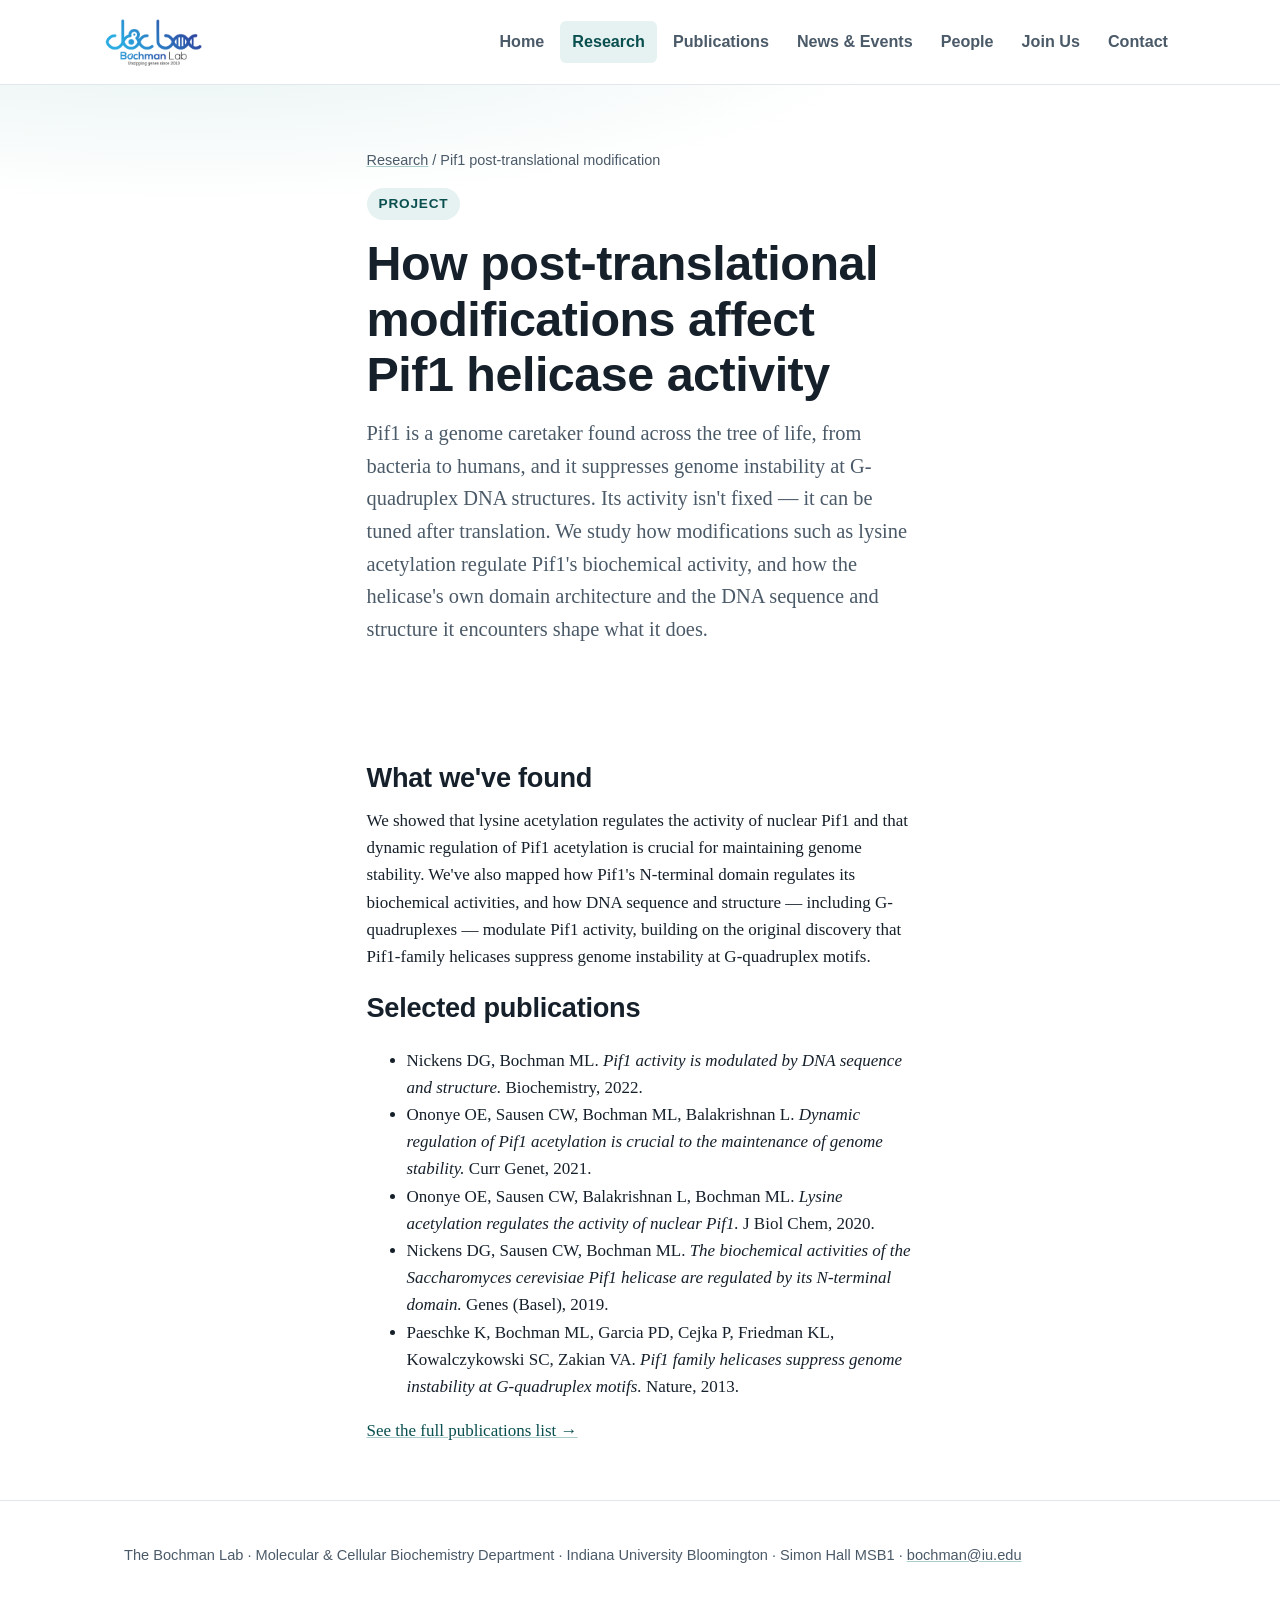
<file: research-pif1.html>
<!DOCTYPE html>
<html lang="en">
<head>
<meta charset="UTF-8">
<meta name="viewport" content="width=device-width, initial-scale=1.0">
<title>Post-Translational Modification of Pif1 — The Bochman Lab</title>
<link rel="stylesheet" href="style.css">
</head>
<body>

<header class="site-header">
  <div class="wrap nav-row">
    <a class="brand" href="index.html"><img src="images/bochman-lab-logo.png" alt="Bochman Lab" class="brand-logo"></a>
    <nav class="primary" aria-label="Primary">
      <ul>
        <li><a href="index.html">Home</a></li>
        <li><a href="research.html" aria-current="page">Research</a></li>
        <li><a href="publications.html">Publications</a></li>
        <li><a href="news-events.html">News &amp; Events</a></li>
        <li><a href="people.html">People</a></li>
        <li><a href="join.html">Join Us</a></li>
        <li><a href="contact.html">Contact</a></li>
      </ul>
    </nav>
  </div>
</header>

<section class="hero">
  <div class="wrap prose">
    <p class="breadcrumb"><a href="research.html">Research</a> / Pif1 post-translational modification</p>
    <span class="tag">Project</span>
    <h1>How post-translational modifications affect Pif1 helicase activity</h1>
    <p class="lede">Pif1 is a genome caretaker found across the tree of life, from bacteria to humans, and it suppresses genome instability at G-quadruplex DNA structures. Its activity isn't fixed — it can be tuned after translation. We study how modifications such as lysine acetylation regulate Pif1's biochemical activity, and how the helicase's own domain architecture and the DNA sequence and structure it encounters shape what it does.</p>
  </div>
</section>

<section>
  <div class="wrap prose">
    <h2>What we've found</h2>
    <p>We showed that lysine acetylation regulates the activity of nuclear Pif1 and that dynamic regulation of Pif1 acetylation is crucial for maintaining genome stability. We've also mapped how Pif1's N-terminal domain regulates its biochemical activities, and how DNA sequence and structure — including G-quadruplexes — modulate Pif1 activity, building on the original discovery that Pif1-family helicases suppress genome instability at G-quadruplex motifs.</p>
    <h2>Selected publications</h2>
    <ul>
      <li>Nickens DG, Bochman ML. <em>Pif1 activity is modulated by DNA sequence and structure.</em> Biochemistry, 2022.</li>
      <li>Ononye OE, Sausen CW, Bochman ML, Balakrishnan L. <em>Dynamic regulation of Pif1 acetylation is crucial to the maintenance of genome stability.</em> Curr Genet, 2021.</li>
      <li>Ononye OE, Sausen CW, Balakrishnan L, Bochman ML. <em>Lysine acetylation regulates the activity of nuclear Pif1.</em> J Biol Chem, 2020.</li>
      <li>Nickens DG, Sausen CW, Bochman ML. <em>The biochemical activities of the Saccharomyces cerevisiae Pif1 helicase are regulated by its N-terminal domain.</em> Genes (Basel), 2019.</li>
      <li>Paeschke K, Bochman ML, Garcia PD, Cejka P, Friedman KL, Kowalczykowski SC, Zakian VA. <em>Pif1 family helicases suppress genome instability at G-quadruplex motifs.</em> Nature, 2013.</li>
    </ul>
    <p><a href="publications.html">See the full publications list →</a></p>
  </div>
</section>

<footer class="site-footer">
  <div class="wrap">
    <p>The Bochman Lab &middot; Molecular &amp; Cellular Biochemistry Department &middot; Indiana University Bloomington &middot; Simon Hall MSB1 &middot; <a href="mailto:bochman@iu.edu">bochman@iu.edu</a></p>
  </div>
</footer>

<script src="main.js"></script>
</body>
</html>
</file>
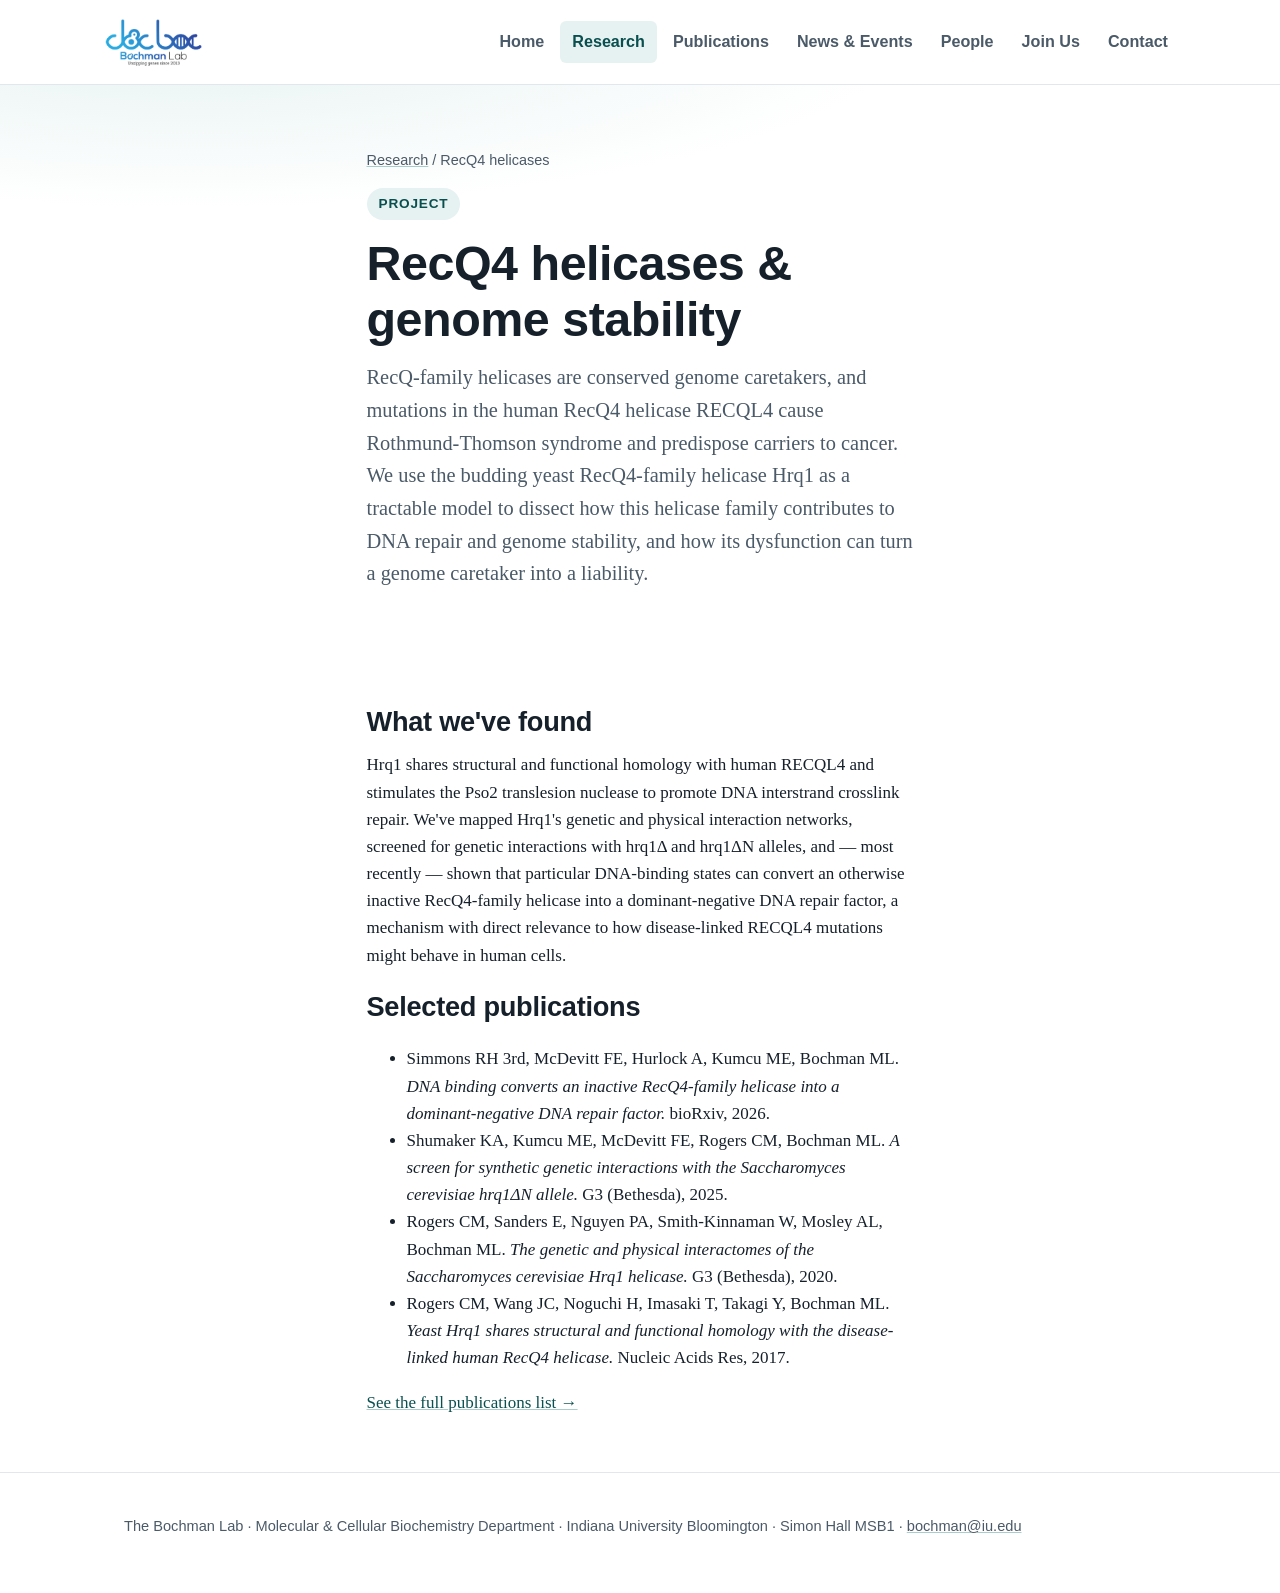
<file: research-recq4.html>
<!DOCTYPE html>
<html lang="en">
<head>
<meta charset="UTF-8">
<meta name="viewport" content="width=device-width, initial-scale=1.0">
<title>RecQ4 Helicases & Genome Stability — The Bochman Lab</title>
<link rel="stylesheet" href="style.css">
</head>
<body>

<header class="site-header">
  <div class="wrap nav-row">
    <a class="brand" href="index.html"><img src="images/bochman-lab-logo.png" alt="Bochman Lab" class="brand-logo"></a>
    <nav class="primary" aria-label="Primary">
      <ul>
        <li><a href="index.html">Home</a></li>
        <li><a href="research.html" aria-current="page">Research</a></li>
        <li><a href="publications.html">Publications</a></li>
        <li><a href="news-events.html">News &amp; Events</a></li>
        <li><a href="people.html">People</a></li>
        <li><a href="join.html">Join Us</a></li>
        <li><a href="contact.html">Contact</a></li>
      </ul>
    </nav>
  </div>
</header>

<section class="hero">
  <div class="wrap prose">
    <p class="breadcrumb"><a href="research.html">Research</a> / RecQ4 helicases</p>
    <span class="tag">Project</span>
    <h1>RecQ4 helicases &amp; genome stability</h1>
    <p class="lede">RecQ-family helicases are conserved genome caretakers, and mutations in the human RecQ4 helicase RECQL4 cause Rothmund-Thomson syndrome and predispose carriers to cancer. We use the budding yeast RecQ4-family helicase Hrq1 as a tractable model to dissect how this helicase family contributes to DNA repair and genome stability, and how its dysfunction can turn a genome caretaker into a liability.</p>
  </div>
</section>

<section>
  <div class="wrap prose">
    <h2>What we've found</h2>
    <p>Hrq1 shares structural and functional homology with human RECQL4 and stimulates the Pso2 translesion nuclease to promote DNA interstrand crosslink repair. We've mapped Hrq1's genetic and physical interaction networks, screened for genetic interactions with hrq1Δ and hrq1ΔN alleles, and — most recently — shown that particular DNA-binding states can convert an otherwise inactive RecQ4-family helicase into a dominant-negative DNA repair factor, a mechanism with direct relevance to how disease-linked RECQL4 mutations might behave in human cells.</p>
    <h2>Selected publications</h2>
    <ul>
      <li>Simmons RH 3rd, McDevitt FE, Hurlock A, Kumcu ME, Bochman ML. <em>DNA binding converts an inactive RecQ4-family helicase into a dominant-negative DNA repair factor.</em> bioRxiv, 2026.</li>
      <li>Shumaker KA, Kumcu ME, McDevitt FE, Rogers CM, Bochman ML. <em>A screen for synthetic genetic interactions with the Saccharomyces cerevisiae hrq1ΔN allele.</em> G3 (Bethesda), 2025.</li>
      <li>Rogers CM, Sanders E, Nguyen PA, Smith-Kinnaman W, Mosley AL, Bochman ML. <em>The genetic and physical interactomes of the Saccharomyces cerevisiae Hrq1 helicase.</em> G3 (Bethesda), 2020.</li>
      <li>Rogers CM, Wang JC, Noguchi H, Imasaki T, Takagi Y, Bochman ML. <em>Yeast Hrq1 shares structural and functional homology with the disease-linked human RecQ4 helicase.</em> Nucleic Acids Res, 2017.</li>
    </ul>
    <p><a href="publications.html">See the full publications list →</a></p>
  </div>
</section>

<footer class="site-footer">
  <div class="wrap">
    <p>The Bochman Lab &middot; Molecular &amp; Cellular Biochemistry Department &middot; Indiana University Bloomington &middot; Simon Hall MSB1 &middot; <a href="mailto:bochman@iu.edu">bochman@iu.edu</a></p>
  </div>
</footer>

<script src="main.js"></script>
</body>
</html>
</file>
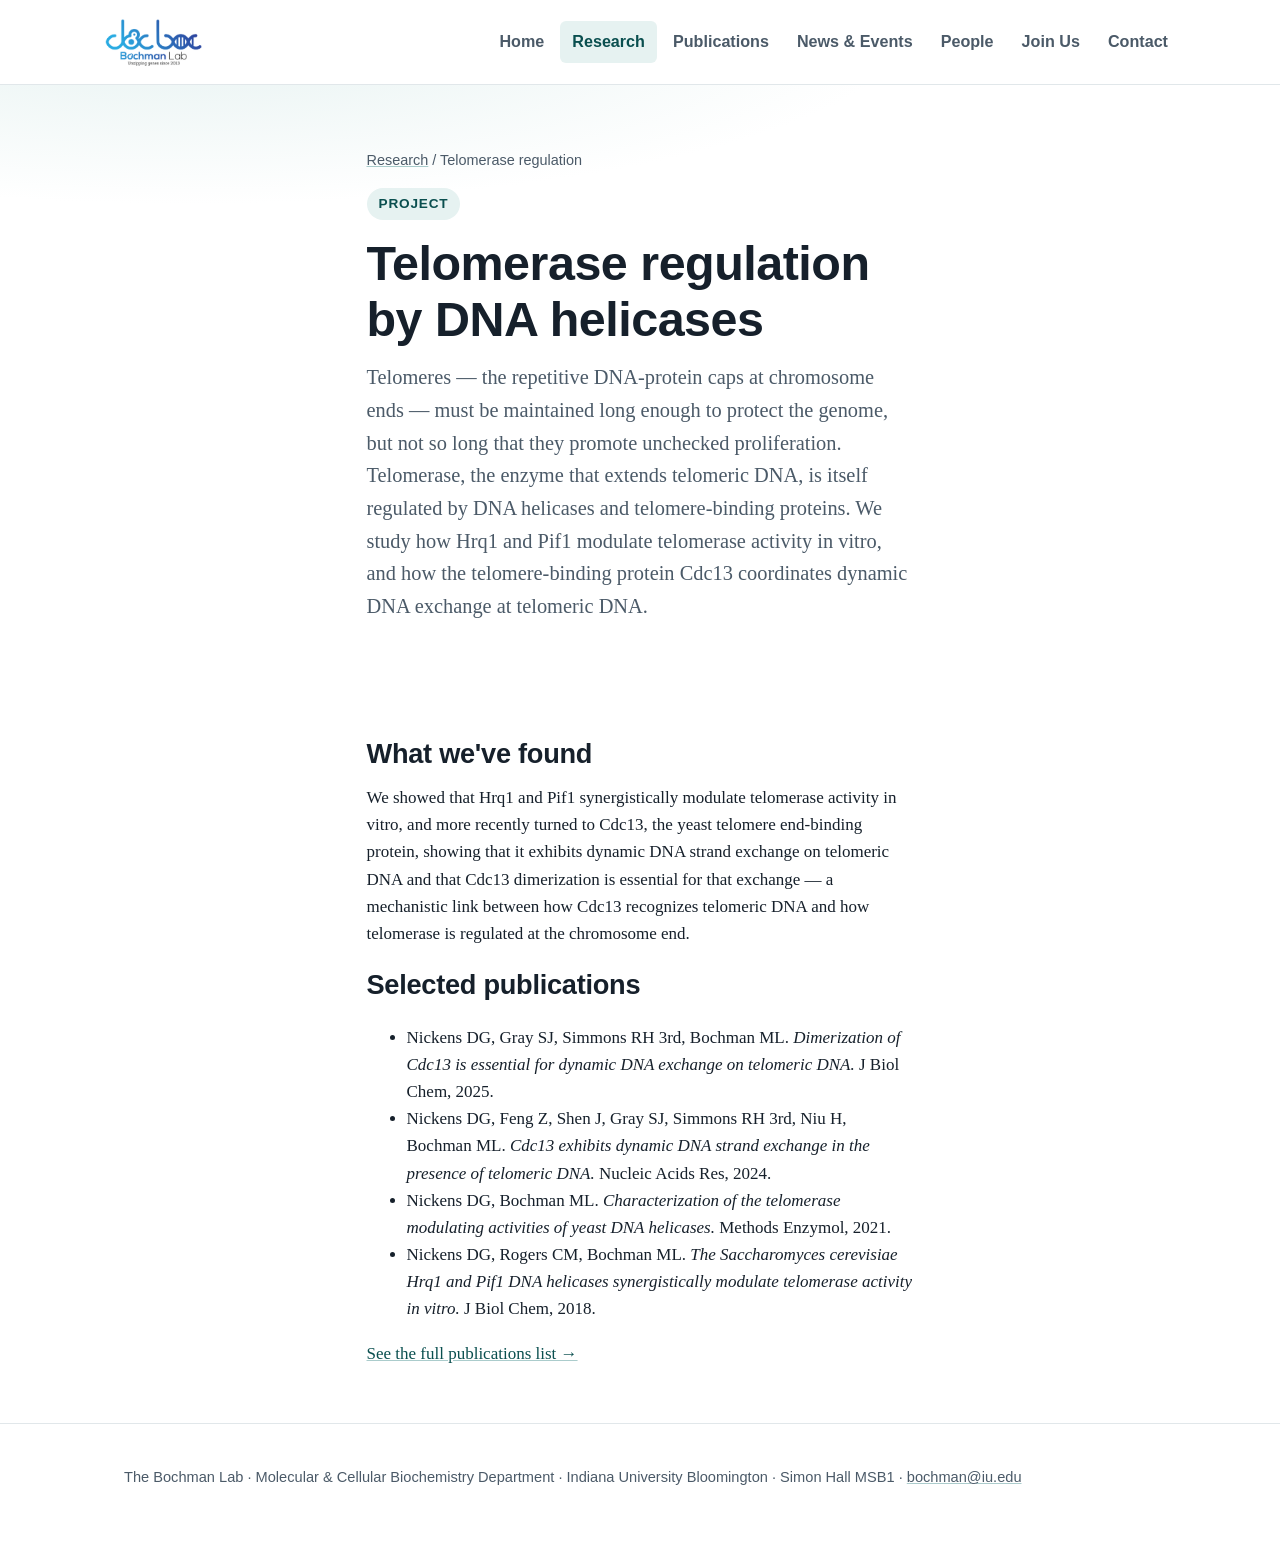
<file: research-telomerase.html>
<!DOCTYPE html>
<html lang="en">
<head>
<meta charset="UTF-8">
<meta name="viewport" content="width=device-width, initial-scale=1.0">
<title>Telomerase Regulation by DNA Helicases — The Bochman Lab</title>
<link rel="stylesheet" href="style.css">
</head>
<body>

<header class="site-header">
  <div class="wrap nav-row">
    <a class="brand" href="index.html"><img src="images/bochman-lab-logo.png" alt="Bochman Lab" class="brand-logo"></a>
    <nav class="primary" aria-label="Primary">
      <ul>
        <li><a href="index.html">Home</a></li>
        <li><a href="research.html" aria-current="page">Research</a></li>
        <li><a href="publications.html">Publications</a></li>
        <li><a href="news-events.html">News &amp; Events</a></li>
        <li><a href="people.html">People</a></li>
        <li><a href="join.html">Join Us</a></li>
        <li><a href="contact.html">Contact</a></li>
      </ul>
    </nav>
  </div>
</header>

<section class="hero">
  <div class="wrap prose">
    <p class="breadcrumb"><a href="research.html">Research</a> / Telomerase regulation</p>
    <span class="tag">Project</span>
    <h1>Telomerase regulation by DNA helicases</h1>
    <p class="lede">Telomeres — the repetitive DNA-protein caps at chromosome ends — must be maintained long enough to protect the genome, but not so long that they promote unchecked proliferation. Telomerase, the enzyme that extends telomeric DNA, is itself regulated by DNA helicases and telomere-binding proteins. We study how Hrq1 and Pif1 modulate telomerase activity in vitro, and how the telomere-binding protein Cdc13 coordinates dynamic DNA exchange at telomeric DNA.</p>
  </div>
</section>

<section>
  <div class="wrap prose">
    <h2>What we've found</h2>
    <p>We showed that Hrq1 and Pif1 synergistically modulate telomerase activity in vitro, and more recently turned to Cdc13, the yeast telomere end-binding protein, showing that it exhibits dynamic DNA strand exchange on telomeric DNA and that Cdc13 dimerization is essential for that exchange — a mechanistic link between how Cdc13 recognizes telomeric DNA and how telomerase is regulated at the chromosome end.</p>
    <h2>Selected publications</h2>
    <ul>
      <li>Nickens DG, Gray SJ, Simmons RH 3rd, Bochman ML. <em>Dimerization of Cdc13 is essential for dynamic DNA exchange on telomeric DNA.</em> J Biol Chem, 2025.</li>
      <li>Nickens DG, Feng Z, Shen J, Gray SJ, Simmons RH 3rd, Niu H, Bochman ML. <em>Cdc13 exhibits dynamic DNA strand exchange in the presence of telomeric DNA.</em> Nucleic Acids Res, 2024.</li>
      <li>Nickens DG, Bochman ML. <em>Characterization of the telomerase modulating activities of yeast DNA helicases.</em> Methods Enzymol, 2021.</li>
      <li>Nickens DG, Rogers CM, Bochman ML. <em>The Saccharomyces cerevisiae Hrq1 and Pif1 DNA helicases synergistically modulate telomerase activity in vitro.</em> J Biol Chem, 2018.</li>
    </ul>
    <p><a href="publications.html">See the full publications list →</a></p>
  </div>
</section>

<footer class="site-footer">
  <div class="wrap">
    <p>The Bochman Lab &middot; Molecular &amp; Cellular Biochemistry Department &middot; Indiana University Bloomington &middot; Simon Hall MSB1 &middot; <a href="mailto:bochman@iu.edu">bochman@iu.edu</a></p>
  </div>
</footer>

<script src="main.js"></script>
</body>
</html>
</file>
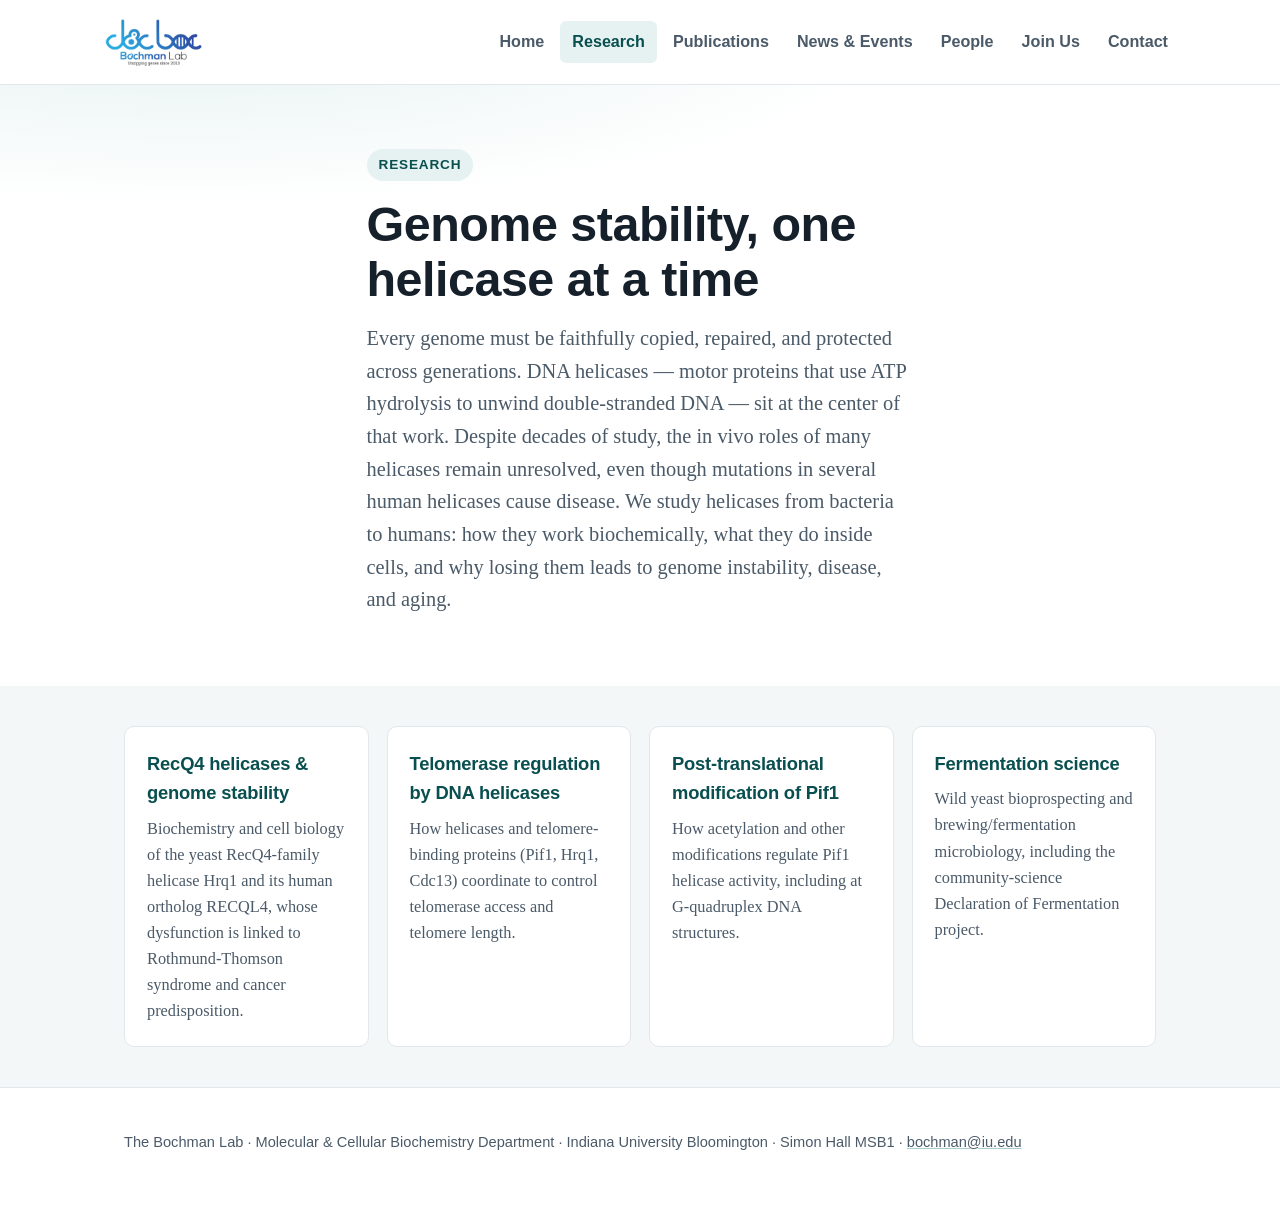
<file: research.html>
<!DOCTYPE html>
<html lang="en">
<head>
<meta charset="UTF-8">
<meta name="viewport" content="width=device-width, initial-scale=1.0">
<title>Research — The Bochman Lab</title>
<link rel="stylesheet" href="style.css">
</head>
<body>

<header class="site-header">
  <div class="wrap nav-row">
    <a class="brand" href="index.html"><img src="images/bochman-lab-logo.png" alt="Bochman Lab" class="brand-logo"></a>
    <nav class="primary" aria-label="Primary">
      <ul>
        <li><a href="index.html">Home</a></li>
        <li><a href="research.html" aria-current="page">Research</a></li>
        <li><a href="publications.html">Publications</a></li>
        <li><a href="news-events.html">News &amp; Events</a></li>
        <li><a href="people.html">People</a></li>
        <li><a href="join.html">Join Us</a></li>
        <li><a href="contact.html">Contact</a></li>
      </ul>
    </nav>
  </div>
</header>

<section class="hero">
  <div class="wrap prose">
    <span class="tag">Research</span>
    <h1>Genome stability, one helicase at a time</h1>
    <p class="lede">Every genome must be faithfully copied, repaired, and protected across generations. DNA helicases — motor proteins that use ATP hydrolysis to unwind double-stranded DNA — sit at the center of that work. Despite decades of study, the in vivo roles of many helicases remain unresolved, even though mutations in several human helicases cause disease. We study helicases from bacteria to humans: how they work biochemically, what they do inside cells, and why losing them leads to genome instability, disease, and aging.</p>
  </div>
</section>

<section class="tint">
  <div class="wrap">
    <div class="grid">
      <a class="card" href="research-recq4.html">
        <h3>RecQ4 helicases &amp; genome stability</h3>
        <p>Biochemistry and cell biology of the yeast RecQ4-family helicase Hrq1 and its human ortholog RECQL4, whose dysfunction is linked to Rothmund-Thomson syndrome and cancer predisposition.</p>
      </a>
      <a class="card" href="research-telomerase.html">
        <h3>Telomerase regulation by DNA helicases</h3>
        <p>How helicases and telomere-binding proteins (Pif1, Hrq1, Cdc13) coordinate to control telomerase access and telomere length.</p>
      </a>
      <a class="card" href="research-pif1.html">
        <h3>Post-translational modification of Pif1</h3>
        <p>How acetylation and other modifications regulate Pif1 helicase activity, including at G-quadruplex DNA structures.</p>
      </a>
      <a class="card" href="research-fermentation.html">
        <h3>Fermentation science</h3>
        <p>Wild yeast bioprospecting and brewing/fermentation microbiology, including the community-science Declaration of Fermentation project.</p>
      </a>
    </div>
  </div>
</section>

<footer class="site-footer">
  <div class="wrap">
    <p>The Bochman Lab &middot; Molecular &amp; Cellular Biochemistry Department &middot; Indiana University Bloomington &middot; Simon Hall MSB1 &middot; <a href="mailto:bochman@iu.edu">bochman@iu.edu</a></p>
  </div>
</footer>

<script src="main.js"></script>
</body>
</html>
</file>
<file: style.css>
/* Bochman Lab — shared stylesheet */

:root {
  --ink: #16202b;
  --ink-soft: #4b5a68;
  --paper: #ffffff;
  --paper-tint: #f4f7f8;
  --line: #e1e7ea;
  --accent: #0f6e6e;
  --accent-dark: #0a4f4f;
  --accent-tint: #e6f2f1;
  --accent-2: #c4432b;
  --radius: 10px;
  --maxw: 1080px;
  font-size: 17px;
}

* { box-sizing: border-box; }

html { scroll-behavior: smooth; }

body {
  margin: 0;
  font-family: "Iowan Old Style", "Palatino Linotype", Georgia, "Times New Roman", serif;
  color: var(--ink);
  background: var(--paper);
  line-height: 1.6;
}

h1, h2, h3, h4, .brand {
  font-family: -apple-system, BlinkMacSystemFont, "Segoe UI", Helvetica, Arial, sans-serif;
  font-weight: 700;
  letter-spacing: -0.01em;
  color: var(--ink);
}

a { color: var(--accent-dark); text-decoration-color: rgba(15,110,110,0.35); }
a:hover { text-decoration-color: currentColor; }

.wrap {
  max-width: var(--maxw);
  margin: 0 auto;
  padding: 0 24px;
}

/* ---------- header / nav ---------- */

header.site-header {
  border-bottom: 1px solid var(--line);
  position: sticky;
  top: 0;
  background: rgba(255,255,255,0.92);
  backdrop-filter: saturate(180%) blur(6px);
  z-index: 20;
}

.nav-row {
  display: flex;
  align-items: center;
  justify-content: space-between;
  padding: 16px 0;
  gap: 16px;
}

.brand {
  display: flex;
  align-items: baseline;
  gap: 8px;
  font-size: 1.25rem;
  text-decoration: none;
  color: var(--ink);
  white-space: nowrap;
}

.brand .mark {
  color: var(--accent);
  font-family: Georgia, serif;
  font-style: italic;
  font-weight: 700;
}

.brand-logo {
  height: 52px;
  width: auto;
  display: block;
}

nav.primary { display: flex; }
nav.primary ul {
  list-style: none;
  display: flex;
  gap: 4px;
  margin: 0;
  padding: 0;
  flex-wrap: wrap;
}
nav.primary a {
  font-family: -apple-system, BlinkMacSystemFont, "Segoe UI", Helvetica, Arial, sans-serif;
  display: inline-block;
  padding: 8px 12px;
  border-radius: 6px;
  color: var(--ink-soft);
  text-decoration: none;
  font-size: 0.95rem;
  font-weight: 600;
}
nav.primary a:hover, nav.primary a[aria-current="page"] {
  background: var(--accent-tint);
  color: var(--accent-dark);
}

.nav-toggle { display: none; }

@media (max-width: 720px) {
  nav.primary ul { gap: 0; }
  nav.primary a { padding: 8px 8px; font-size: 0.88rem; }
}

/* ---------- hero ---------- */

.hero {
  padding: 64px 0 48px;
  background:
    radial-gradient(1200px 300px at 15% -10%, var(--accent-tint), transparent 60%);
}
.hero h1 {
  font-size: clamp(2rem, 4vw, 2.85rem);
  margin: 0 0 14px;
  line-height: 1.15;
}
.hero .lede {
  font-size: 1.2rem;
  color: var(--ink-soft);
  max-width: 62ch;
  margin: 0 0 22px;
}
.hero .tag {
  display: inline-block;
  font-family: -apple-system, BlinkMacSystemFont, "Segoe UI", Helvetica, Arial, sans-serif;
  font-size: 0.8rem;
  font-weight: 700;
  letter-spacing: 0.06em;
  text-transform: uppercase;
  color: var(--accent-dark);
  background: var(--accent-tint);
  border-radius: 999px;
  padding: 5px 12px;
  margin-bottom: 16px;
}

/* ---------- sections / cards ---------- */

section { padding: 40px 0; }
section.tint { background: var(--paper-tint); }
section h2 {
  font-size: 1.6rem;
  margin: 0 0 8px;
}
section .section-sub {
  color: var(--ink-soft);
  margin: 0 0 28px;
  max-width: 64ch;
}

.grid {
  display: grid;
  grid-template-columns: repeat(auto-fit, minmax(230px, 1fr));
  gap: 18px;
}

.card {
  display: block;
  background: var(--paper);
  border: 1px solid var(--line);
  border-radius: var(--radius);
  padding: 22px;
  text-decoration: none;
  color: inherit;
  transition: box-shadow 0.15s ease, transform 0.15s ease, border-color 0.15s ease;
}
a.card:hover {
  box-shadow: 0 6px 20px rgba(16,32,40,0.08);
  transform: translateY(-2px);
  border-color: var(--accent);
}
.card h3 {
  margin: 0 0 8px;
  font-size: 1.08rem;
  color: var(--accent-dark);
}
.card p { margin: 0; color: var(--ink-soft); font-size: 0.96rem; }

/* ---------- publications ---------- */

.pub-controls {
  display: flex;
  gap: 10px;
  align-items: center;
  flex-wrap: wrap;
  margin-bottom: 22px;
}
.pub-controls input[type="search"] {
  font: inherit;
  padding: 9px 12px;
  border: 1px solid var(--line);
  border-radius: 8px;
  min-width: 240px;
  flex: 1;
}
.pub-note {
  font-family: -apple-system, BlinkMacSystemFont, "Segoe UI", Helvetica, Arial, sans-serif;
  font-size: 0.85rem;
  color: var(--ink-soft);
  background: var(--accent-tint);
  border-radius: 8px;
  padding: 10px 14px;
  margin-bottom: 24px;
}
ol.pub-list {
  list-style: none;
  margin: 0;
  padding: 0;
  counter-reset: pub;
}
ol.pub-list li {
  padding: 14px 0;
  border-bottom: 1px solid var(--line);
  display: flex;
  gap: 14px;
}
ol.pub-list li .yr {
  font-family: -apple-system, BlinkMacSystemFont, "Segoe UI", Helvetica, Arial, sans-serif;
  font-weight: 700;
  color: var(--accent-dark);
  min-width: 3.2em;
}
.pub-authors { color: var(--ink-soft); }
.pub-authors b { color: var(--ink); font-weight: 600; }
.pub-journal { font-style: italic; color: var(--ink-soft); font-size: 0.95rem; }

/* ---------- news & events ---------- */

.news-date {
  font-family: -apple-system, BlinkMacSystemFont, "Segoe UI", Helvetica, Arial, sans-serif;
  font-size: 0.82rem;
  font-weight: 700;
  color: var(--ink-soft);
}
.news-desc { color: var(--ink); }
.badge {
  display: inline-block;
  font-family: -apple-system, BlinkMacSystemFont, "Segoe UI", Helvetica, Arial, sans-serif;
  font-size: 0.7rem;
  font-weight: 700;
  text-transform: uppercase;
  letter-spacing: 0.04em;
  border-radius: 4px;
  padding: 2px 6px;
  margin-left: 8px;
  background: #fbe9e4;
  color: var(--accent-2);
  vertical-align: middle;
}

/* ---------- people ---------- */

.person {
  display: grid;
  grid-template-columns: 1fr;
  gap: 4px;
  padding: 18px 0;
  border-bottom: 1px solid var(--line);
}
.person .name {
  font-family: -apple-system, BlinkMacSystemFont, "Segoe UI", Helvetica, Arial, sans-serif;
  font-weight: 700;
  font-size: 1.02rem;
}
.person .role { color: var(--accent-dark); font-size: 0.9rem; font-family: -apple-system, BlinkMacSystemFont, "Segoe UI", Helvetica, Arial, sans-serif; }
.person .bio { color: var(--ink-soft); font-size: 0.96rem; margin-top: 4px; }
.person-photo {
  display: flex;
  align-items: center;
  gap: 16px;
}
.person-photo .name, .person-photo .role { margin: 0; }
.person-avatar {
  width: 64px;
  height: 64px;
  border-radius: 50%;
  object-fit: cover;
  flex-shrink: 0;
  border: 1px solid var(--line);
}
.alumni-list { columns: 2; column-gap: 32px; }
@media (max-width: 640px) { .alumni-list { columns: 1; } }
.alumni-list li { break-inside: avoid; margin-bottom: 8px; color: var(--ink-soft); }
.alumni-list li b { color: var(--ink); }
.li-avatar {
  width: 26px;
  height: 26px;
  border-radius: 50%;
  object-fit: cover;
  vertical-align: middle;
  margin-right: 6px;
  border: 1px solid var(--line);
}

/* ---------- misc ---------- */

.btn {
  display: inline-block;
  font-family: -apple-system, BlinkMacSystemFont, "Segoe UI", Helvetica, Arial, sans-serif;
  font-weight: 700;
  font-size: 0.92rem;
  background: var(--accent);
  color: #fff !important;
  text-decoration: none;
  padding: 11px 20px;
  border-radius: 8px;
}
.btn:hover { background: var(--accent-dark); }
.btn.ghost {
  background: transparent;
  color: var(--accent-dark) !important;
  border: 1.5px solid var(--accent);
}

.contact-block {
  background: var(--paper-tint);
  border: 1px solid var(--line);
  border-radius: var(--radius);
  padding: 26px;
  margin-top: 16px;
}
.contact-block dt {
  font-family: -apple-system, BlinkMacSystemFont, "Segoe UI", Helvetica, Arial, sans-serif;
  font-weight: 700;
  font-size: 0.8rem;
  text-transform: uppercase;
  letter-spacing: 0.05em;
  color: var(--ink-soft);
  margin-top: 16px;
}
.contact-block dt:first-child { margin-top: 0; }
.contact-block dd { margin: 4px 0 0; }

footer.site-footer {
  border-top: 1px solid var(--line);
  padding: 28px 0 40px;
  color: var(--ink-soft);
  font-family: -apple-system, BlinkMacSystemFont, "Segoe UI", Helvetica, Arial, sans-serif;
  font-size: 0.86rem;
}
footer.site-footer a { color: var(--ink-soft); }

.breadcrumb {
  font-family: -apple-system, BlinkMacSystemFont, "Segoe UI", Helvetica, Arial, sans-serif;
  font-size: 0.85rem;
  color: var(--ink-soft);
  margin-bottom: 10px;
}
.breadcrumb a { color: var(--ink-soft); }

.prose { max-width: 70ch; }
.prose p { margin: 0 0 16px; }

.photo-figure {
  margin: 8px 0 28px;
}
.photo-figure img {
  display: block;
  width: 100%;
  max-width: 640px;
  border-radius: var(--radius);
  border: 1px solid var(--line);
}
.photo-figure figcaption {
  font-family: -apple-system, BlinkMacSystemFont, "Segoe UI", Helvetica, Arial, sans-serif;
  font-size: 0.85rem;
  color: var(--ink-soft);
  margin-top: 8px;
}

/* ---------- protocols ---------- */

.protocol-toc {
  columns: 2;
  column-gap: 28px;
  list-style: decimal;
  padding-left: 1.2em;
  margin: 0 0 8px;
}
@media (max-width: 640px) { .protocol-toc { columns: 1; } }
.protocol-toc li { margin-bottom: 6px; break-inside: avoid; }
.protocol-toc a { font-family: -apple-system, BlinkMacSystemFont, "Segoe UI", Helvetica, Arial, sans-serif; font-size: 0.95rem; }

article.protocol {
  padding: 32px 0;
  border-bottom: 1px solid var(--line);
  scroll-margin-top: 90px;
}
article.protocol h3 {
  font-size: 1.25rem;
  margin: 0 0 4px;
}
article.protocol .protocol-date {
  font-family: -apple-system, BlinkMacSystemFont, "Segoe UI", Helvetica, Arial, sans-serif;
  font-size: 0.78rem;
  color: var(--ink-soft);
  margin-bottom: 14px;
}
.protocol-body { max-width: 72ch; }
.protocol-body p { margin: 0 0 12px; }
.protocol-body ol, .protocol-body ul { margin: 0 0 12px; padding-left: 1.4em; }
.protocol-body li { margin-bottom: 6px; }
.protocol-body table {
  border-collapse: collapse;
  margin: 0 0 16px;
  font-size: 0.92rem;
}
.protocol-body table th, .protocol-body table td {
  border: 1px solid var(--line);
  padding: 5px 10px;
  text-align: left;
}
.protocol-body .caution {
  background: #fbe9e4;
  color: var(--accent-2);
  border-radius: 6px;
  padding: 10px 14px;
  font-weight: 700;
  font-family: -apple-system, BlinkMacSystemFont, "Segoe UI", Helvetica, Arial, sans-serif;
  font-size: 0.85rem;
  margin-bottom: 14px;
}
.back-to-top {
  font-family: -apple-system, BlinkMacSystemFont, "Segoe UI", Helvetica, Arial, sans-serif;
  font-size: 0.85rem;
}
</file>
